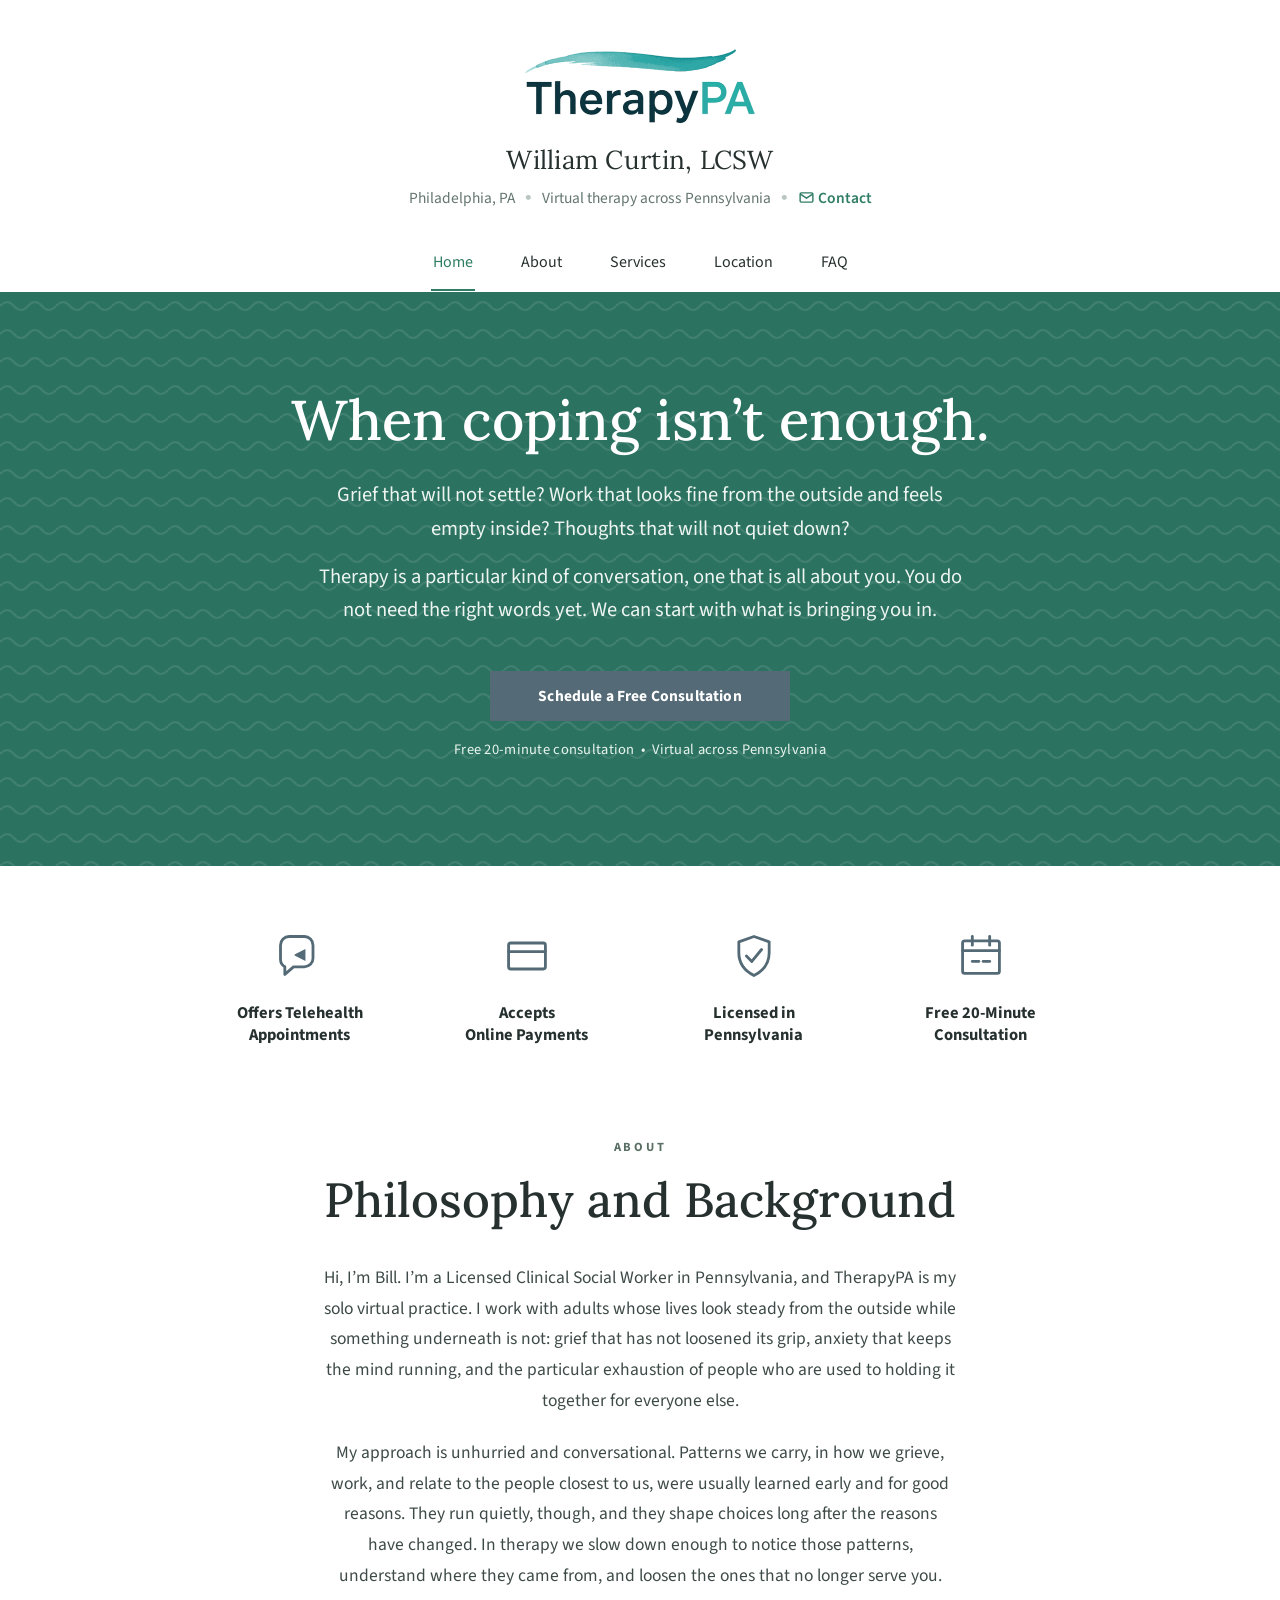
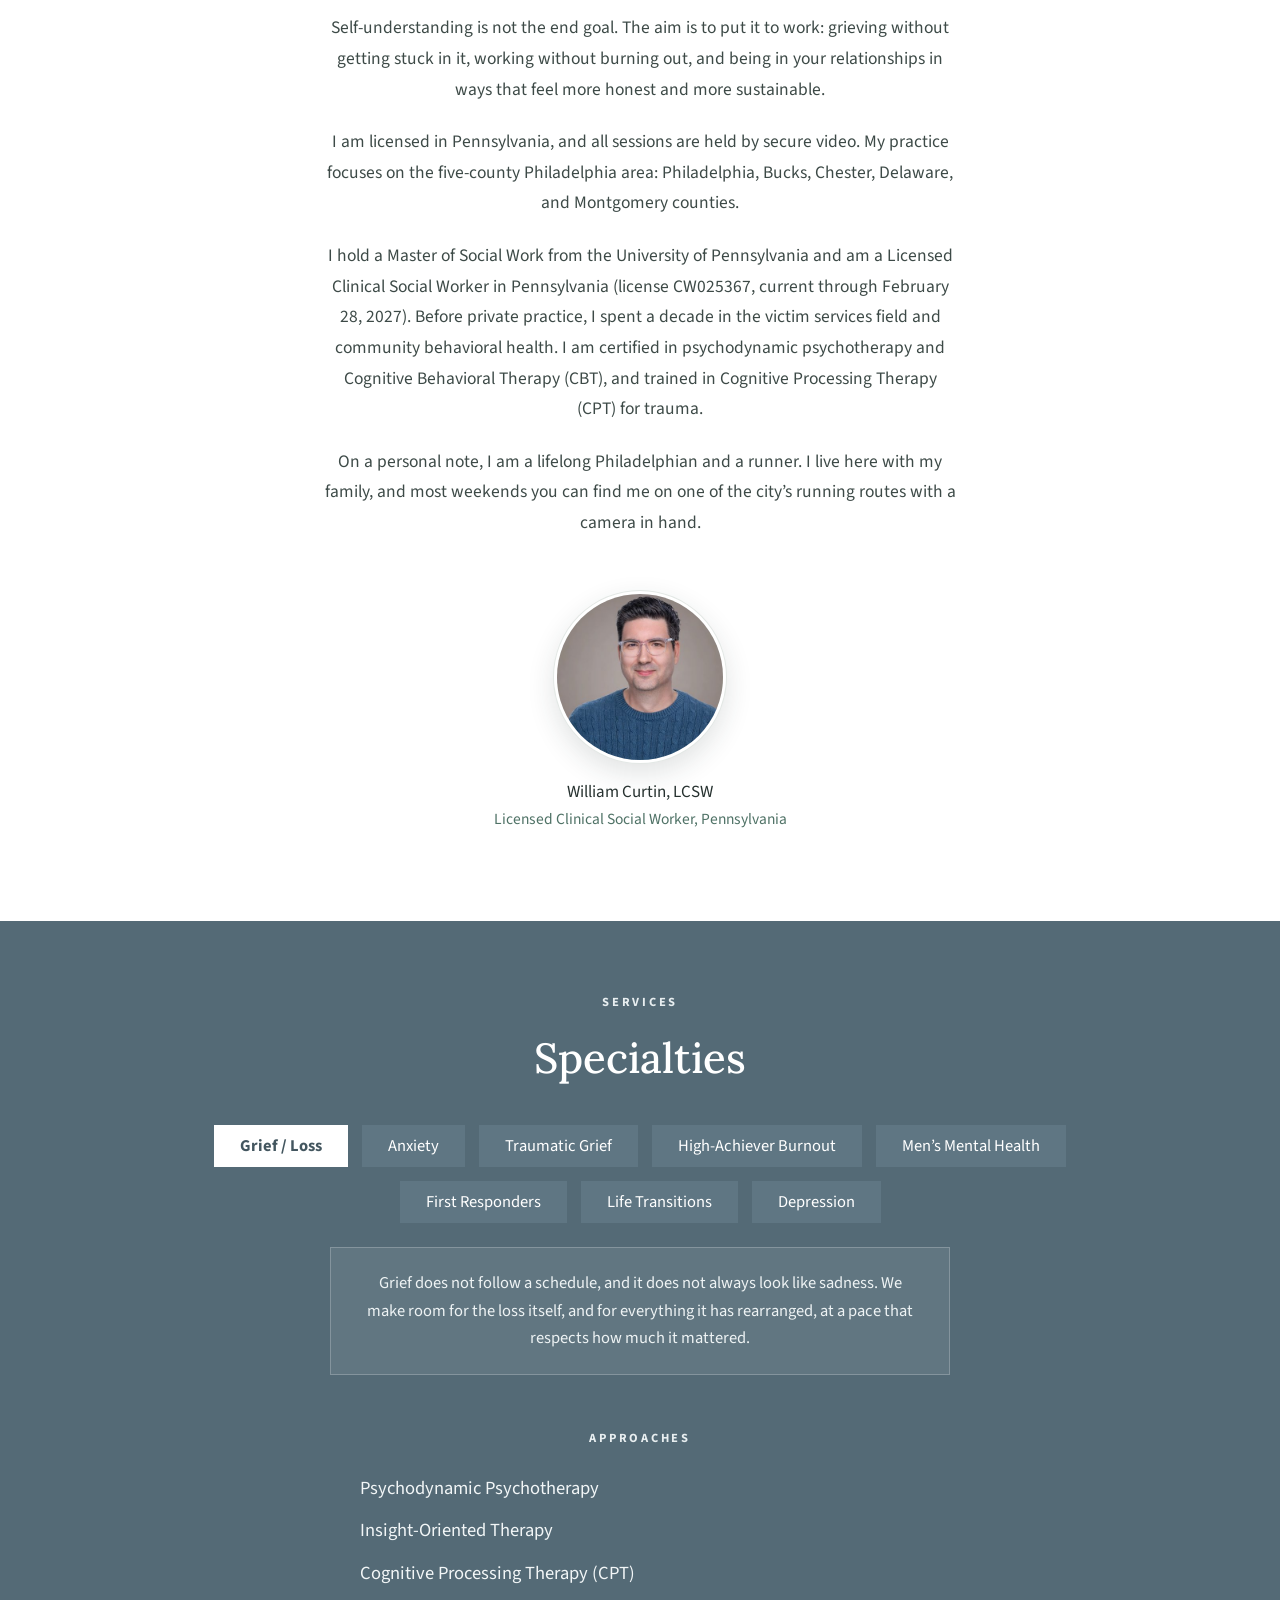
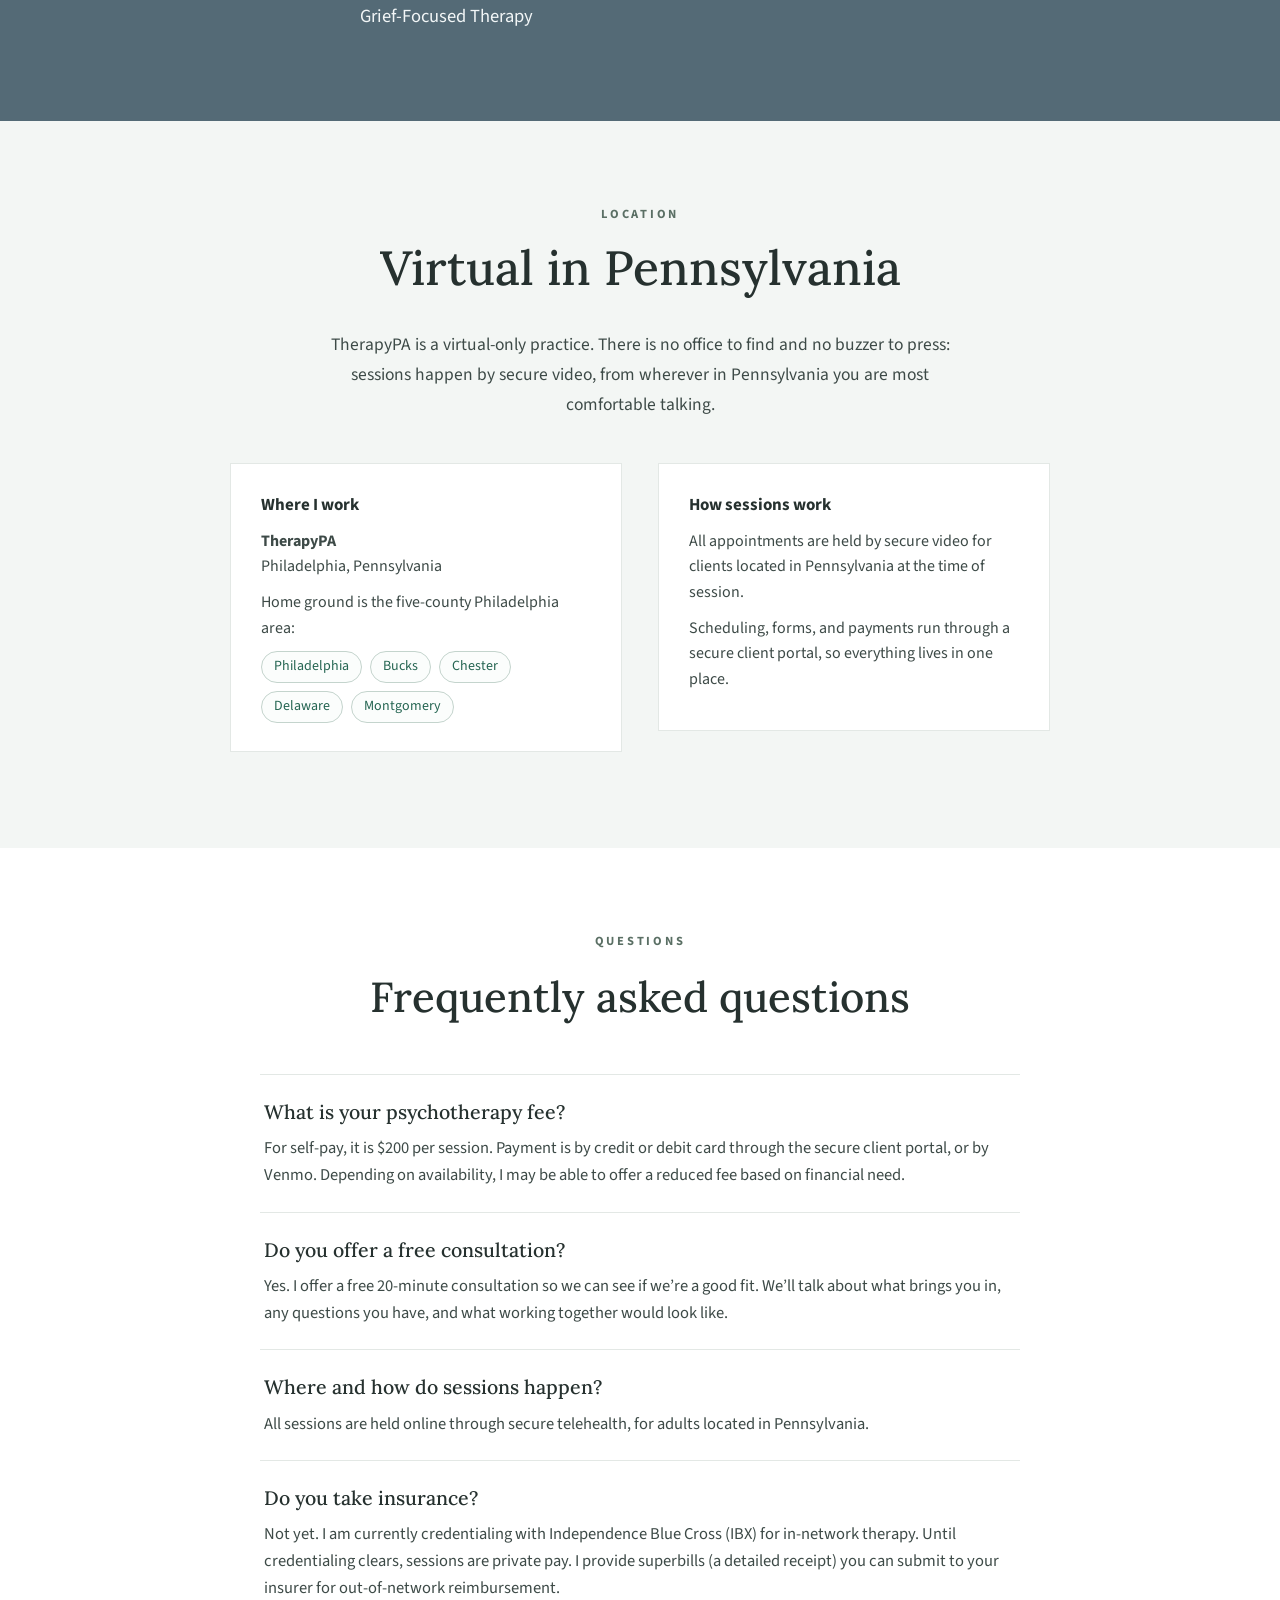
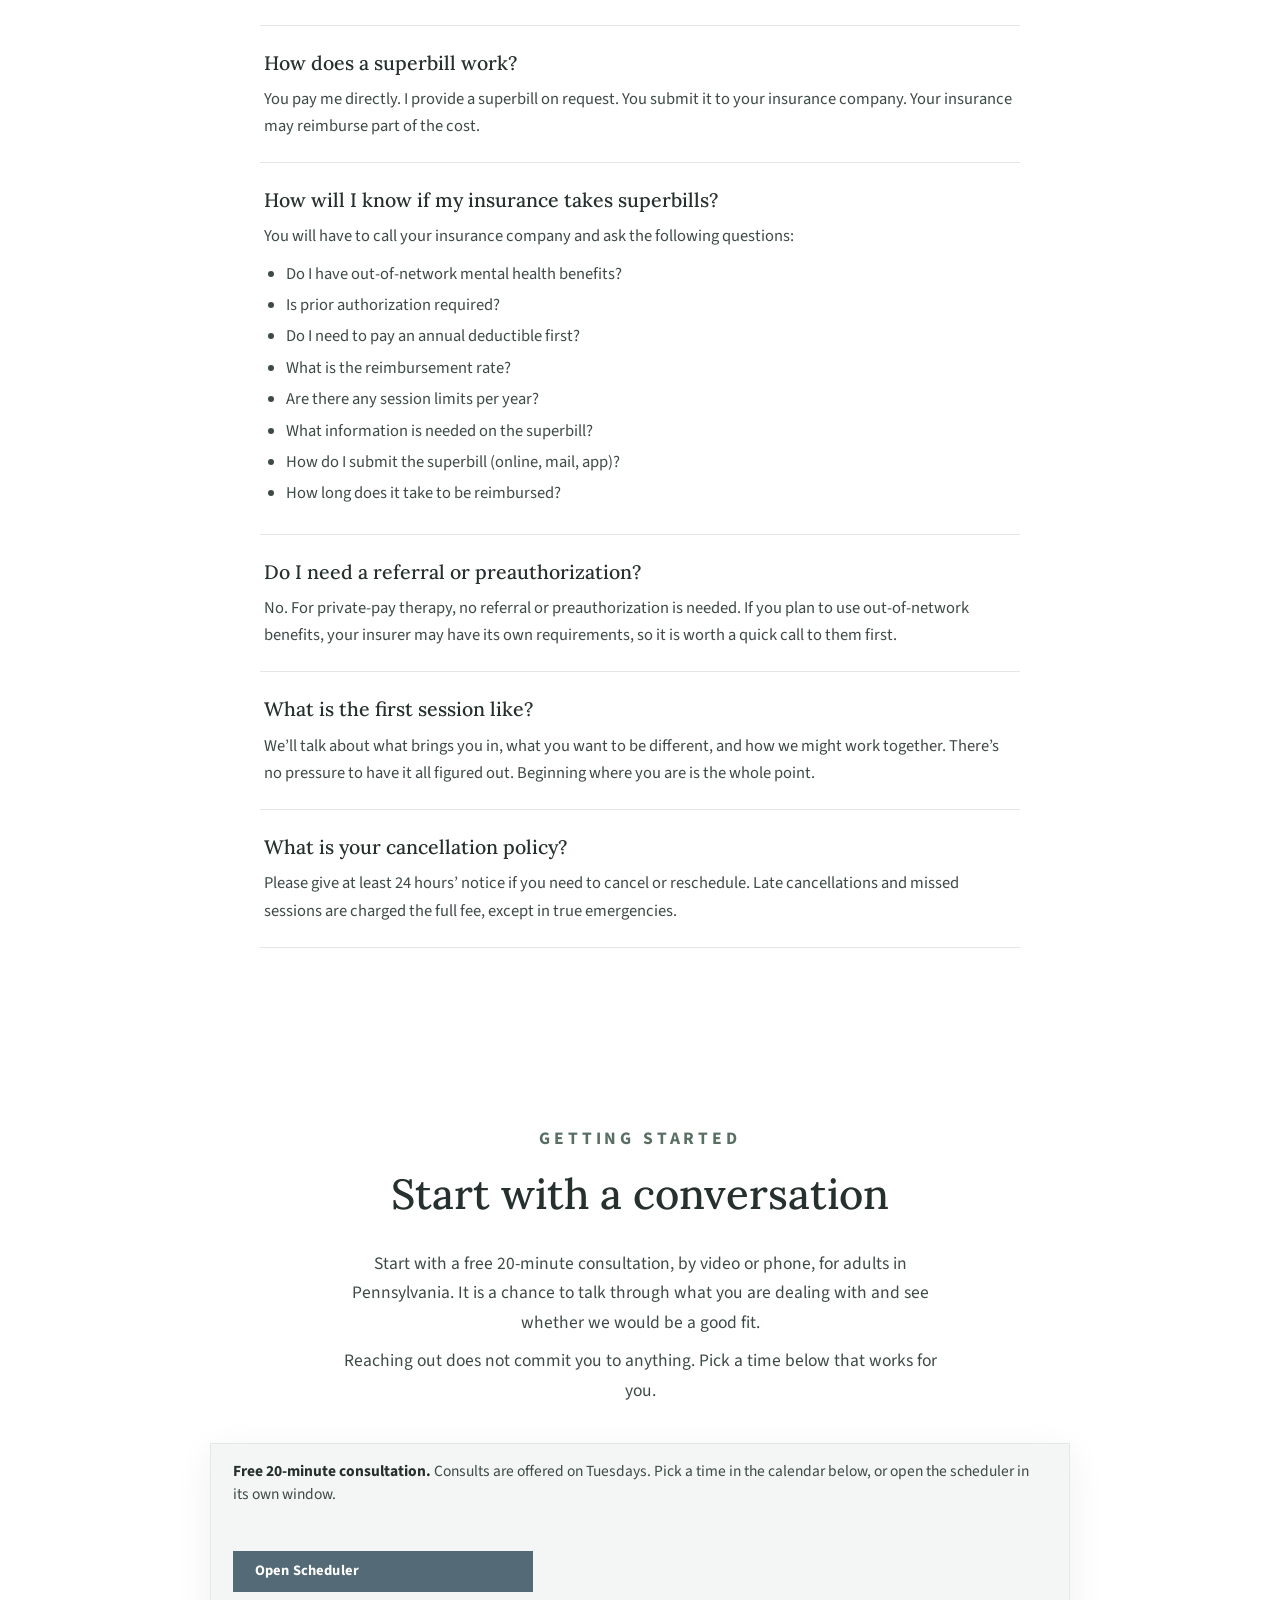
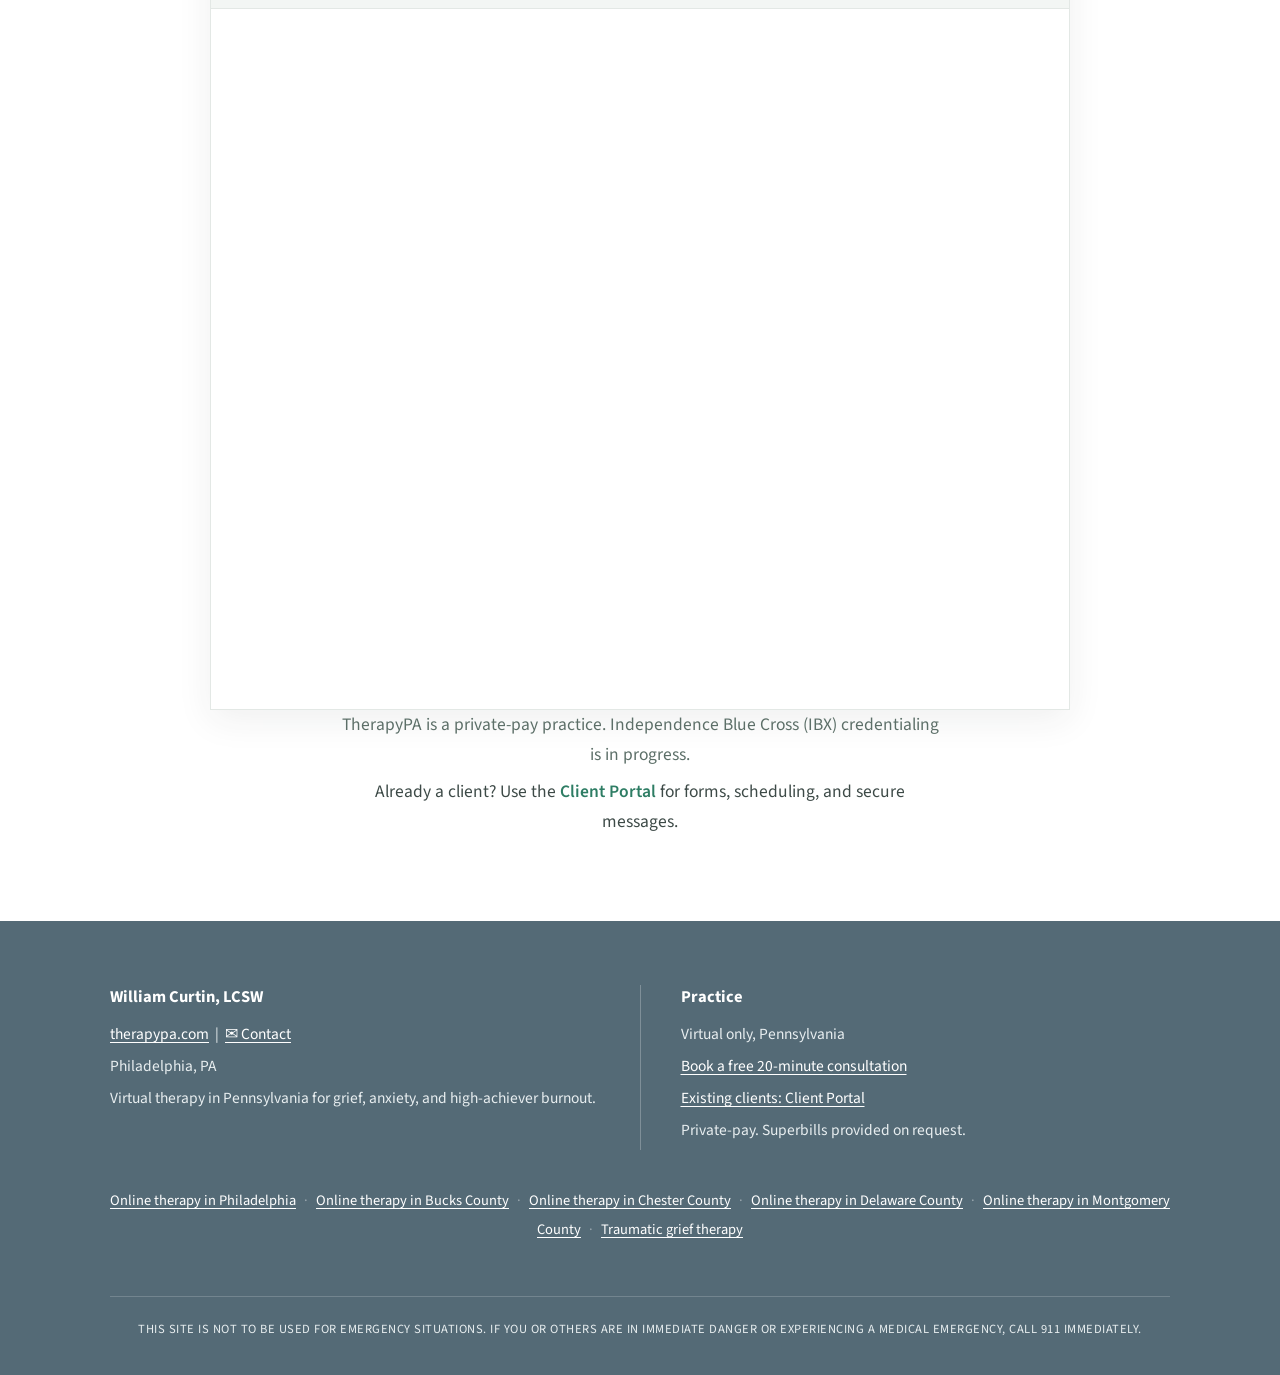
<file: index.html>
<!doctype html>
<!-- auto-deploy: github -> cloudflare pages -->
<html lang="en">
<head>
<meta charset="utf-8" />
<meta name="viewport" content="width=device-width, initial-scale=1, viewport-fit=cover" />
<meta name="color-scheme" content="light" />
<meta name="description" content="Virtual therapy in Pennsylvania for grief, anxiety, and high-achiever burnout with William Curtin, LCSW, TherapyPA in Philadelphia. Free 20-minute consultation. Independence Blue Cross (IBX) credentialing in progress." />
<link rel="canonical" href="https://therapypa.com/" />
<meta property="og:type" content="website">
<meta property="og:title" content="TherapyPA | William Curtin, LCSW · Online therapy in Pennsylvania">
<meta property="og:description" content="Virtual therapy in Pennsylvania for grief, anxiety, and high-achiever burnout with William Curtin, LCSW, TherapyPA in Philadelphia. Free 20-minute consultation. Independence Blue Cross (IBX) credentialing in progress.">
<meta property="og:url" content="https://therapypa.com/">
<meta property="og:image" content="https://therapypa.com/assets/portrait.jpeg">
<meta name="twitter:card" content="summary_large_image">
<meta name="twitter:title" content="TherapyPA | William Curtin, LCSW · Online therapy in Pennsylvania">
<meta name="twitter:description" content="Virtual therapy in Pennsylvania for grief, anxiety, and high-achiever burnout with William Curtin, LCSW, TherapyPA in Philadelphia. Free 20-minute consultation. Independence Blue Cross (IBX) credentialing in progress.">
<meta name="twitter:image" content="https://therapypa.com/assets/portrait.jpeg">
<link rel="icon" href="/favicon.ico" sizes="any" />
<link rel="icon" type="image/png" sizes="32x32" href="/favicon-32.png" />
<link rel="apple-touch-icon" href="/apple-touch-icon.png" />
<title>TherapyPA | William Curtin, LCSW · Online therapy in Pennsylvania</title>
<link rel="preconnect" href="https://fonts.googleapis.com">
<link rel="preconnect" href="https://fonts.gstatic.com" crossorigin>
<link href="https://fonts.googleapis.com/css2?family=Lora:ital,wght@0,400;0,500;0,600;1,400&family=Source+Sans+3:wght@400;600;700&display=swap" rel="stylesheet">
<style>
  :root{
    --green:#2e7d64;
    --green-dark:#256552;
    --green-hero:#2b7260;
    --slate:#546a76;
    --slate-dark:#43565f;
    --slate-deep:#3d4f57;
    --ink:#26312f;
    --body:#3d4a47;
    --muted:#64766f;
    --line:#e3e8e5;
    --paper:#ffffff;
    --wash:#f3f6f4;
    --chip:#5f7683;
    --serif:"Lora", Georgia, "Times New Roman", serif;
    --sans:"Source Sans 3", "Helvetica Neue", Arial, sans-serif;
  }
  *{box-sizing:border-box}
  html{scroll-behavior:smooth}
  body{margin:0;font-family:var(--sans);color:var(--body);background:var(--paper);line-height:1.55;-webkit-font-smoothing:antialiased}
  a{color:var(--green);text-decoration:none}
  a:hover{text-decoration:underline}
  h1,h2,h3{font-family:var(--serif);color:var(--ink);font-weight:500;margin:0}
  .wrap{max-width:1060px;margin:0 auto;padding:0 24px}
  .narrow{max-width:680px;margin:0 auto;padding:0 24px;text-align:center}

  /* Test banner */
  
  
  

  /* Header — Fraser style: centered mark, name, contact line */
  header.site{padding:44px 24px 0;text-align:center;background:var(--paper)}
  .chairs{width:118px;height:auto;display:block;margin:0 auto 10px}
  .brandmark{width:240px;max-width:72vw;height:auto;display:block;margin:0 auto 12px}
  .name{font-family:var(--serif);font-size:26px;color:var(--ink);letter-spacing:.01em}
  .contactline{margin-top:6px;font-size:15.5px;color:var(--muted);display:flex;gap:10px;justify-content:center;align-items:center;flex-wrap:wrap}
  .contactline .dot{color:#b9c6c1;font-size:11px}
  .contactline a{font-weight:600}
  .mail-ic{width:17px;height:17px;vertical-align:-3px;fill:none;stroke:var(--green);stroke-width:2;stroke-linejoin:round;stroke-linecap:round}

  /* Nav */
  nav.main{margin-top:30px;border-bottom:1px solid transparent}
  nav.main ul{list-style:none;margin:0;padding:0;display:flex;justify-content:center;gap:44px}
  nav.main a{display:block;padding:10px 2px 14px;color:var(--ink);font-size:16px;border-bottom:2px solid transparent}
  nav.main a:hover{text-decoration:none;color:var(--green)}
  nav.main a.active{color:var(--green);border-bottom-color:var(--green)}

  /* Compact sticky header (appears on scroll, like Fraser's inner pages) */
  .compact{position:fixed;inset:0 0 auto 0;background:var(--paper);box-shadow:0 1px 0 var(--line),0 6px 18px rgba(38,49,47,.06);z-index:50;transform:translateY(-110%);visibility:hidden;transition:transform .25s ease,visibility 0s linear .25s}
  .compact.show{transform:translateY(0);visibility:visible;transition:transform .25s ease}
  .compact .row{max-width:1180px;margin:0 auto;padding:10px 24px;display:flex;align-items:center;gap:16px}
  .compact .chairs{width:52px;margin:0}
  .compact .cname{font-family:var(--serif);font-size:19px;color:var(--ink);line-height:1.15}
  .compact .csub{font-size:13.5px;color:var(--muted)}
  .compact .csub a{font-weight:600}
  .compact nav{margin-left:auto;display:flex;gap:26px;align-items:center}
  .compact nav a{color:var(--ink);font-size:15px}
  .compact nav a.active{color:var(--green)}
  .btn{display:inline-block;background:var(--slate);color:#fff;font-weight:700;font-size:15.5px;padding:13px 34px;border:0;cursor:pointer;font-family:var(--sans);letter-spacing:.01em}
  .btn:hover{background:var(--slate-dark);text-decoration:none;color:#fff}
  .btn.small{padding:9px 22px;font-size:14.5px}
  @media(max-width:760px){.compact nav a{display:none}.compact nav a.btn{display:inline-block}}

  /* Hero — full-bleed green block */
  .hero{background-color:var(--green-hero);background-image:url("data:image/svg+xml,%3Csvg xmlns='http://www.w3.org/2000/svg' width='56' height='28' viewBox='0 0 56 28'%3E%3Cpath d='M0 14 Q7 6 14 14 T28 14 T42 14 T56 14' fill='none' stroke='%23ffffff' stroke-opacity='0.10' stroke-width='2'/%3E%3C/svg%3E");color:#fff;text-align:center;padding:96px 24px 104px}
  .hero h1{color:#fff;font-size:clamp(36px,5.4vw,56px);line-height:1.15;font-weight:500;max-width:760px;margin:0 auto 26px}
  .hero p{max-width:660px;margin:0 auto;font-size:clamp(17.5px,2.2vw,20.5px);line-height:1.65;color:#eef5f1}
  .hero p + p{margin-top:14px}
  .hero .btn{margin-top:44px;min-width:300px}
  .hero .note{margin-top:18px;font-size:14.5px;color:#e9f5ee;letter-spacing:.02em}

  /* Trust badges */
  .badges{padding:64px 24px 8px}
  .badges .grid{max-width:880px;margin:0 auto;display:grid;grid-template-columns:repeat(4,1fr);gap:28px;text-align:center}
  .badge svg{width:52px;height:52px;stroke:var(--slate);fill:none;stroke-width:2.6;stroke-linecap:round;stroke-linejoin:round;margin-bottom:12px}
  .badge p{margin:0;font-weight:700;color:var(--ink);font-size:16.5px;line-height:1.35}
  @media(max-width:700px){.badges .grid{grid-template-columns:repeat(2,1fr)}}

  /* Sections */
  section{scroll-margin-top:96px}
  .label{text-align:center;text-transform:uppercase;letter-spacing:.22em;font-size:12.5px;font-weight:700;color:#5a6f64;margin:0 0 14px}
  .about{padding:84px 0 90px}
  .about h2,.location h2{font-size:clamp(32px,4.6vw,48px);text-align:center;line-height:1.2;margin-bottom:34px}
  .about .narrow p{font-size:17.5px;line-height:1.75;margin:0 0 22px}
  .portrait{margin:52px auto 0;text-align:center}
  .headshot{width:172px;height:172px;border-radius:50%;margin:0 auto 16px;display:block;object-fit:cover;object-position:50% 18%;border:3px solid #fff;box-shadow:0 0 0 1px var(--line),0 10px 28px rgba(38,49,47,.14);background:var(--wash)}
  .portrait .pname{font-size:17px;color:var(--ink)}
  .portrait .pcred{color:#4f7266;font-size:15.5px;margin-top:2px}

  /* Services — slate block */
  .services{background:var(--slate);color:#e8eef0;padding:72px 24px 84px;text-align:center}
  .tags{display:flex;flex-wrap:wrap;gap:14px;justify-content:center;max-width:880px;margin:0 auto 58px}
  .tag{background:var(--chip);color:#fff;border:0;font-family:var(--sans);font-size:16.5px;padding:9px 26px;cursor:pointer;transition:background .15s ease}
  .tag:hover{background:#6b828d}
  .tag[aria-pressed="true"]{background:#fff;color:var(--slate-dark);font-weight:700}
  .spec-panel{max-width:620px;margin:-34px auto 54px;background:rgba(255,255,255,.08);border:1px solid rgba(255,255,255,.22);padding:22px 28px;font-size:16.5px;line-height:1.65;color:#eef3f4}
  .spec-panel[hidden]{display:none}
  .services .label{color:#e8eef0;text-align:left}
  .approaches{max-width:560px;margin:0 auto;text-align:left}
  .approaches h3{color:#fff;font-family:var(--sans);font-weight:400}
  .approaches ul{list-style:none;margin:18px 0 0;padding:0}
  .approaches li{font-size:18.5px;padding:7px 0;color:#f2f6f7}

  /* Location */
  .location{background:var(--wash);padding:84px 24px 96px;text-align:center}
  .loc-grid{max-width:820px;margin:44px auto 0;display:grid;grid-template-columns:1fr 1fr;gap:36px;text-align:left;align-items:start}
  @media(max-width:700px){.loc-grid{grid-template-columns:1fr}}
  .loc-card{background:#fff;border:1px solid var(--line);padding:28px 30px}
  .loc-card h3{font-family:var(--sans);font-weight:700;font-size:17px;margin-bottom:10px}
  .loc-card p{margin:0 0 10px;font-size:16px;line-height:1.6}
  .counties{display:flex;flex-wrap:wrap;gap:8px;margin-top:6px}
  .counties span,.counties a{border:1px solid #c4d4cd;color:var(--green-dark);font-size:14px;padding:4px 12px;border-radius:999px;background:#fbfdfc}
.counties a:hover{text-decoration:none;border-color:var(--green);color:var(--green)}

  /* Getting started */
  .start{padding:88px 24px 76px;text-align:center}
  .faq{background:var(--paper);padding:84px 24px 88px;text-align:center}
  .faq-list{max-width:760px;margin:44px auto 0;text-align:left}
  .faq-item{border-top:1px solid var(--line);padding:22px 4px}
  .faq-item:last-child{border-bottom:1px solid var(--line)}
  .faq-item h3{font-size:19.5px;margin-bottom:8px}
  .faq-item p{margin:0;font-size:16.5px;line-height:1.65}
  .start p{max-width:600px;margin:0 auto 8px;font-size:17.5px;line-height:1.7}
  .start .btn{margin-top:30px;min-width:300px}
  .calendly-wrap{max-width:860px;margin:38px auto 0;border:1px solid var(--line);background:#fff;box-shadow:0 10px 34px rgba(38,49,47,.07);overflow:hidden}
  .cal-bar{display:flex;align-items:center;justify-content:space-between;gap:16px;flex-wrap:wrap;padding:16px 22px;border-bottom:1px solid var(--line);background:var(--wash);text-align:left}
  .cal-bar-text{font-size:15.5px;color:var(--body);line-height:1.45}
  .cal-bar-text strong{color:var(--ink)}
  .cal-bar .btn{white-space:nowrap}
  .cal-frame{display:block;width:100%;height:700px;border:0;background:#fff}
  @media(max-width:700px){.cal-frame{height:760px}.cal-bar{justify-content:center;text-align:center}}
  .ibx-note{margin:34px auto 0;font-size:13.5px;line-height:1.6;color:#5c6f68;max-width:560px}

  /* Footer */
  footer{background:var(--slate);color:#e8eef0;padding:64px 24px 34px}
  .foot-grid{max-width:1060px;margin:0 auto;display:grid;grid-template-columns:1fr 1px 1fr;gap:40px}
  @media(max-width:700px){.foot-grid{grid-template-columns:1fr}.foot-grid .divider{display:none}}
  .foot-grid .divider{background:rgba(255,255,255,.25)}
  footer h4{margin:0 0 12px;color:#fff;font-size:16.5px;font-family:var(--sans)}
  footer p{margin:0 0 8px;font-size:15.5px}
  footer a{color:#fff;text-decoration:underline;text-underline-offset:3px}
  .emergency{max-width:1060px;margin:52px auto 0;padding-top:22px;border-top:1px solid rgba(255,255,255,.18);text-align:center;font-size:12.5px;letter-spacing:.04em;text-transform:uppercase;color:#e8eef0;line-height:1.7}
  .skip{position:absolute;left:16px;top:-64px;z-index:100;background:var(--ink);color:#fff;padding:10px 18px;font-weight:600}
  .skip:focus{top:12px;text-decoration:none}
  :focus-visible{outline:2px solid var(--green-dark);outline-offset:2px}
  .hero :focus-visible,.services :focus-visible,.compact :focus-visible,footer :focus-visible{outline-color:#fff}
  .services h2{color:#fff;font-size:clamp(30px,4.2vw,42px);text-align:center;margin:0 0 34px}
  .services .shead .label{text-align:center}
  .spec-panel a{color:#fff;text-decoration:underline;text-underline-offset:3px}
  .approaches .label{text-align:center}
  .faq-item ul{margin:10px 0 0;padding-left:22px}
  .faq-item li{font-size:16.5px;line-height:1.6;margin:5px 0}
  .portal-note{margin:26px auto 0;font-size:15px;color:var(--body)}
  .portal-note a{font-weight:600}
  .foot-links{max-width:1060px;margin:36px auto 0;text-align:center;font-size:14.5px;line-height:2}
  .foot-links .sep{color:rgba(255,255,255,.4);margin:0 8px}
  @media(max-width:700px){nav.main ul{gap:16px;flex-wrap:wrap}nav.main a{font-size:15px;padding:8px 2px 10px}}
</style>
<script type="application/ld+json">
{
  "@context": "https://schema.org",
  "@graph": [
    {
      "@type": "WebSite",
      "@id": "https://therapypa.com/#website",
      "url": "https://therapypa.com/",
      "name": "TherapyPA",
      "publisher": {
        "@id": "https://therapypa.com/#bill-curtin"
      }
    },
    {
      "@type": "WebPage",
      "@id": "https://therapypa.com/#webpage",
      "url": "https://therapypa.com/",
      "name": "TherapyPA | William Curtin, LCSW · Online therapy in Pennsylvania",
      "isPartOf": {
        "@id": "https://therapypa.com/#website"
      },
      "about": {
        "@id": "https://therapypa.com/#bill-curtin"
      },
      "description": "Virtual therapy in Pennsylvania for grief, anxiety, and high-achiever burnout with William Curtin, LCSW, TherapyPA in Philadelphia. Free 20-minute consultation. Independence Blue Cross (IBX) credentialing in progress."
    },
    {
      "@type": "Person",
      "@id": "https://therapypa.com/#bill-curtin",
      "name": "William Curtin",
      "honorificSuffix": "LCSW",
      "jobTitle": "Licensed Clinical Social Worker",
      "url": "https://therapypa.com/",
      "image": "https://therapypa.com/assets/portrait.jpeg",
      "alumniOf": {
        "@type": "CollegeOrUniversity",
        "name": "University of Pennsylvania"
      },
      "knowsAbout": [
        "Psychodynamic therapy",
        "Cognitive Behavioral Therapy (CBT)",
        "Cognitive Processing Therapy (CPT)",
        "Traumatic grief",
        "High-achiever burnout",
        "Men's mental health",
        "First responder mental health",
        "PTSD and trauma"
      ],
      "description": "Licensed clinical social worker based in Philadelphia, providing online therapy for adults in Pennsylvania. Independence Blue Cross (IBX) credentialing in progress."
    },
    {
      "@type": "ProfessionalService",
      "@id": "https://therapypa.com/#business",
      "name": "TherapyPA",
      "url": "https://therapypa.com/",
      "areaServed": "Pennsylvania",
      "priceRange": "$200",
      "founder": {
        "@id": "https://therapypa.com/#bill-curtin"
      },
      "sameAs": [
        "https://www.linkedin.com/in/william-curtin-lcsw/",
        "https://www.therapyden.com/therapist/william-curtin"
      ]
    },
    {
      "@type": "FAQPage",
      "@id": "https://therapypa.com/#faq",
      "mainEntity": [
        {
          "@type": "Question",
          "name": "What is your psychotherapy fee?",
          "acceptedAnswer": {
            "@type": "Answer",
            "text": "For self-pay, it is $200 per session. Payment is by credit or debit card through the secure client portal, or by Venmo. Depending on availability, I may be able to offer a reduced fee based on financial need."
          }
        },
        {
          "@type": "Question",
          "name": "Do you offer a free consultation?",
          "acceptedAnswer": {
            "@type": "Answer",
            "text": "Yes. I offer a free 20-minute consultation so we can see if we’re a good fit. We’ll talk about what brings you in, any questions you have, and what working together would look like."
          }
        },
        {
          "@type": "Question",
          "name": "Where and how do sessions happen?",
          "acceptedAnswer": {
            "@type": "Answer",
            "text": "All sessions are held online through secure telehealth, for adults located in Pennsylvania."
          }
        },
        {
          "@type": "Question",
          "name": "Do you take insurance?",
          "acceptedAnswer": {
            "@type": "Answer",
            "text": "Not yet. I am currently credentialing with Independence Blue Cross (IBX) for in-network therapy. Until credentialing clears, sessions are private pay. I provide superbills (a detailed receipt) you can submit to your insurer for out-of-network reimbursement."
          }
        },
        {
          "@type": "Question",
          "name": "How does a superbill work?",
          "acceptedAnswer": {
            "@type": "Answer",
            "text": "You pay me directly. I provide a superbill on request. You submit it to your insurance company. Your insurance may reimburse part of the cost."
          }
        },
        {
          "@type": "Question",
          "name": "How will I know if my insurance takes superbills?",
          "acceptedAnswer": {
            "@type": "Answer",
            "text": "You will have to call your insurance company and ask the following questions: Do I have out-of-network mental health benefits? Is prior authorization required? Do I need to pay an annual deductible first? What is the reimbursement rate? Are there any session limits per year? What information is needed on the superbill? How do I submit the superbill (online, mail, app)? How long does it take to be reimbursed?"
          }
        },
        {
          "@type": "Question",
          "name": "Do I need a referral or preauthorization?",
          "acceptedAnswer": {
            "@type": "Answer",
            "text": "No. For private-pay therapy, no referral or preauthorization is needed. If you plan to use out-of-network benefits, your insurer may have its own requirements, so it is worth a quick call to them first."
          }
        },
        {
          "@type": "Question",
          "name": "What is the first session like?",
          "acceptedAnswer": {
            "@type": "Answer",
            "text": "We’ll talk about what brings you in, what you want to be different, and how we might work together. There’s no pressure to have it all figured out. Beginning where you are is the whole point."
          }
        },
        {
          "@type": "Question",
          "name": "What is your cancellation policy?",
          "acceptedAnswer": {
            "@type": "Answer",
            "text": "Please give at least 24 hours’ notice if you need to cancel or reschedule. Late cancellations and missed sessions are charged the full fee, except in true emergencies."
          }
        }
      ]
    }
  ]
}
</script>
<noscript><style>.spec-desc[hidden]{display:block !important}.spec-panel[hidden]{display:block !important}</style></noscript>
</head>
<body>
<a class="skip" href="#main">Skip to content</a>



<!-- Compact sticky header -->
<div class="compact" id="compact">
  <div class="row">
    
    <div>
      <div class="cname">William Curtin, LCSW</div>
      <div class="csub">Philadelphia, PA &nbsp;•&nbsp; <a href="#start">Contact</a></div>
    </div>
    <nav>
      <a href="#home" data-nav="home">Home</a>
      <a href="#about" data-nav="about">About</a>
      <a href="#services" data-nav="services">Services</a>
      <a href="#location" data-nav="location">Location</a>
      <a href="#faq" data-nav="faq">FAQ</a>
      <a class="btn small" href="#start">Book a Consultation</a>
    </nav>
  </div>
</div>

<!-- Main header -->
<header class="site" id="home">
  <img class="brandmark" src="assets/logo.svg" alt="TherapyPA" width="240" height="84" />
  <div class="name">William Curtin, LCSW</div>
  <div class="contactline">
    <span>Philadelphia, PA</span><span class="dot">●</span>
    <span>Virtual therapy across Pennsylvania</span><span class="dot">●</span>
    <a href="#start"><svg class="mail-ic" viewBox="0 0 24 24" aria-hidden="true"><rect x="3" y="5.5" width="18" height="13" rx="1.5"/><path d="M4 7.5 12 13l8-5.5"/></svg> Contact</a>
  </div>
  <nav class="main" aria-label="Main">
    <ul>
      <li><a href="#home" data-nav="home" class="active">Home</a></li>
      <li><a href="#about" data-nav="about">About</a></li>
      <li><a href="#services" data-nav="services">Services</a></li>
      <li><a href="#location" data-nav="location">Location</a></li>
      <li><a href="#faq" data-nav="faq">FAQ</a></li>
    </ul>
  </nav>
</header>

<main id="main">

<!-- Hero -->
<div class="hero">
  <h1>When coping isn’t enough.</h1>
  <p>Grief that will not settle? Work that looks fine from the outside and feels empty inside? Thoughts that will not quiet down?</p>
  <p>Therapy is a particular kind of conversation, one that is all about you. You do not need the right words yet. We can start with what is bringing you in.</p>
  <a class="btn" href="#start">Schedule a Free Consultation</a>
  <div class="note">Free 20-minute consultation &nbsp;•&nbsp; Virtual across Pennsylvania</div>
</div>

<!-- Trust badges -->
<div class="badges">
  <div class="grid">
    <div class="badge">
      <svg viewBox="0 0 48 48" aria-hidden="true"><path d="M6 14 a8 8 0 0 1 8-8 h14 a8 8 0 0 1 8 8 v12 a8 8 0 0 1-8 8 H18 l-8 7 v-7 a8 8 0 0 1-4-7 z"/><path d="M19 22.5 29 17.5 v11 L19 23.5z" fill="#546a76" stroke="none"/></svg>
      <p>Offers Telehealth<br>Appointments</p>
    </div>
    <div class="badge">
      <svg viewBox="0 0 48 48" aria-hidden="true"><rect x="7" y="12" width="34" height="24" rx="2"/><path d="M7 20 h34"/></svg>
      <p>Accepts<br>Online Payments</p>
    </div>
    <div class="badge">
      <svg viewBox="0 0 48 48" aria-hidden="true"><path d="M24 6 l14 5 v10 c0 10-6 17-14 21 C16 38 10 31 10 21 V11 z"/><path d="M17 24 l5 5 9-11"/></svg>
      <p>Licensed in<br>Pennsylvania</p>
    </div>
    <div class="badge">
      <svg viewBox="0 0 48 48" aria-hidden="true"><rect x="7" y="10" width="34" height="30" rx="2"/><path d="M7 19 h34"/><path d="M16 6 v8"/><path d="M32 6 v8"/><path d="M16 29 h6"/><path d="M26 29 h6"/></svg>
      <p>Free 20-Minute<br>Consultation</p>
    </div>
  </div>
</div>

<!-- About -->
<section class="about" id="about">
  <p class="label">About</p>
  <h2>Philosophy and Background</h2>
  <div class="narrow">
    <p>Hi, I’m Bill. I’m a Licensed Clinical Social Worker in Pennsylvania, and TherapyPA is my solo virtual practice. I work with adults whose lives look steady from the outside while something underneath is not: grief that has not loosened its grip, anxiety that keeps the mind running, and the particular exhaustion of people who are used to holding it together for everyone else.</p>
    <p>My approach is unhurried and conversational. Patterns we carry, in how we grieve, work, and relate to the people closest to us, were usually learned early and for good reasons. They run quietly, though, and they shape choices long after the reasons have changed. In therapy we slow down enough to notice those patterns, understand where they came from, and loosen the ones that no longer serve you.</p>
    <p>Self-understanding is not the end goal. The aim is to put it to work: grieving without getting stuck in it, working without burning out, and being in your relationships in ways that feel more honest and more sustainable.</p>
    <p>I am licensed in Pennsylvania, and all sessions are held by secure video. My practice focuses on the five-county Philadelphia area: Philadelphia, Bucks, Chester, Delaware, and Montgomery counties.</p>
    <p>I hold a Master of Social Work from the University of Pennsylvania and am a Licensed Clinical Social Worker in Pennsylvania (license CW025367, current through February 28, 2027). Before private practice, I spent a decade in the victim services field and community behavioral health. I am certified in psychodynamic psychotherapy and Cognitive Behavioral Therapy (CBT), and trained in Cognitive Processing Therapy (CPT) for trauma.</p>
    <p>On a personal note, I am a lifelong Philadelphian and a runner. I live here with my family, and most weekends you can find me on one of the city’s running routes with a camera in hand.</p>
  </div>
  <div class="portrait">
    <img class="headshot" src="assets/portrait-sm.svg" alt="Headshot of William Curtin, LCSW" width="172" height="172" />
    <div class="pname">William Curtin, LCSW</div>
    <div class="pcred">Licensed Clinical Social Worker, Pennsylvania</div>
  </div>
</section>

<!-- Services -->
<section class="services" id="services">
  <div class="shead"><p class="label">Services</p><h2>Specialties</h2></div>
  <div class="tags" role="group" aria-label="Specialties: select one to read more">
    <button class="tag" data-spec="grief" aria-pressed="true">Grief / Loss</button>
    <button class="tag" data-spec="anxiety" aria-pressed="false">Anxiety</button>
    <button class="tag" data-spec="trauma" aria-pressed="false">Traumatic Grief</button>
    <button class="tag" data-spec="burnout" aria-pressed="false">High-Achiever Burnout</button>
    <button class="tag" data-spec="men" aria-pressed="false">Men’s Mental Health</button>
    <button class="tag" data-spec="responders" aria-pressed="false">First Responders</button>
    <button class="tag" data-spec="transitions" aria-pressed="false">Life Transitions</button>
    <button class="tag" data-spec="depression" aria-pressed="false">Depression</button>
  </div>
  <div class="spec-panel" id="specPanel">
    <div class="spec-desc" data-desc="grief">Grief does not follow a schedule, and it does not always look like sadness. We make room for the loss itself, and for everything it has rearranged, at a pace that respects how much it mattered.</div>
    <div class="spec-desc" data-desc="anxiety" hidden>Anxiety often shows up as a mind that will not quiet down: rehearsing, bracing, replaying. Together we look at what the worry is protecting, and build ways of living that are not organized around it.</div>
    <div class="spec-desc" data-desc="trauma" hidden>When a death is sudden or traumatic, grief and trauma arrive together and can block each other. My work here draws on Cognitive Processing Therapy (CPT) alongside grief-focused care, so both get attention. <a href="/traumatic-grief/">More about traumatic grief therapy</a></div>
    <div class="spec-desc" data-desc="burnout" hidden>For people who perform well and feel empty doing it. We look honestly at what the striving costs, what it has been for, and what a sustainable version of your ambition could look like.</div>
    <div class="spec-desc" data-desc="men" hidden>Many men were taught to handle things alone and quietly. Therapy here is a place to set that rule down, without judgment, and talk about grief, stress, identity, and relationships plainly.</div>
    <div class="spec-desc" data-desc="responders" hidden>First responders carry what they have seen into every part of life. This is a confidential space, separate from work, to process the calls that stay with you and the strain that builds over a career.</div>
    <div class="spec-desc" data-desc="transitions" hidden>Divorce, a career change, kids leaving, retirement on the horizon. Transitions stir up old patterns precisely when life demands new ones. Therapy helps you move through deliberately rather than just getting through.</div>
    <div class="spec-desc" data-desc="depression" hidden>Depression can look like flatness, irritability, or simply going through the motions. We work to understand what is underneath it and to rebuild energy, connection, and a sense of direction.</div>
  </div>
  <div class="approaches">
    <p class="label">Approaches</p>
    <ul>
      <li>Psychodynamic Psychotherapy</li>
      <li>Insight-Oriented Therapy</li>
      <li>Cognitive Processing Therapy (CPT)</li>
      <li>Grief-Focused Therapy</li>
    </ul>
  </div>
</section>

<!-- Location -->
<section class="location" id="location">
  <p class="label">Location</p>
  <h2>Virtual in Pennsylvania</h2>
  <p class="narrow" style="font-size:17.5px;line-height:1.7">TherapyPA is a virtual-only practice. There is no office to find and no buzzer to press: sessions happen by secure video, from wherever in Pennsylvania you are most comfortable talking.</p>
  <div class="loc-grid">
    <div class="loc-card">
      <h3>Where I work</h3>
      <p><strong>TherapyPA</strong><br>Philadelphia, Pennsylvania</p>
      <p>Home ground is the five-county Philadelphia area:</p>
      <div class="counties"><a href="/philadelphia/">Philadelphia</a><a href="/bucks-county/">Bucks</a><a href="/chester-county/">Chester</a><a href="/delaware-county/">Delaware</a><a href="/montgomery-county/">Montgomery</a></div>
    </div>
    <div class="loc-card">
      <h3>How sessions work</h3>
      <p>All appointments are held by secure video for clients located in Pennsylvania at the time of session.</p>
      <p>Scheduling, forms, and payments run through a secure client portal, so everything lives in one place.</p>
    </div>
  </div>
</section>

<!-- FAQ -->
<section class="faq" id="faq">
  <p class="label">Questions</p>
  <h2 style="font-size:clamp(30px,4.2vw,42px)">Frequently asked questions</h2>
  <div class="faq-list">
    <div class="faq-item"><h3>What is your psychotherapy fee?</h3><p>For self-pay, it is $200 per session. Payment is by credit or debit card through the secure client portal, or by Venmo. Depending on availability, I may be able to offer a reduced fee based on financial need.</p></div>
    <div class="faq-item"><h3>Do you offer a free consultation?</h3><p>Yes. I offer a free 20-minute consultation so we can see if we’re a good fit. We’ll talk about what brings you in, any questions you have, and what working together would look like.</p></div>
    <div class="faq-item"><h3>Where and how do sessions happen?</h3><p>All sessions are held online through secure telehealth, for adults located in Pennsylvania.</p></div>
    <div class="faq-item"><h3>Do you take insurance?</h3><p>Not yet. I am currently credentialing with Independence Blue Cross (IBX) for in-network therapy. Until credentialing clears, sessions are private pay. I provide superbills (a detailed receipt) you can submit to your insurer for out-of-network reimbursement.</p></div>
    <div class="faq-item"><h3>How does a superbill work?</h3><p>You pay me directly. I provide a superbill on request. You submit it to your insurance company. Your insurance may reimburse part of the cost.</p></div>
    <div class="faq-item"><h3>How will I know if my insurance takes superbills?</h3><p>You will have to call your insurance company and ask the following questions:</p><ul><li>Do I have out-of-network mental health benefits?</li><li>Is prior authorization required?</li><li>Do I need to pay an annual deductible first?</li><li>What is the reimbursement rate?</li><li>Are there any session limits per year?</li><li>What information is needed on the superbill?</li><li>How do I submit the superbill (online, mail, app)?</li><li>How long does it take to be reimbursed?</li></ul></div>
    <div class="faq-item"><h3>Do I need a referral or preauthorization?</h3><p>No. For private-pay therapy, no referral or preauthorization is needed. If you plan to use out-of-network benefits, your insurer may have its own requirements, so it is worth a quick call to them first.</p></div>
    <div class="faq-item"><h3>What is the first session like?</h3><p>We’ll talk about what brings you in, what you want to be different, and how we might work together. There’s no pressure to have it all figured out. Beginning where you are is the whole point.</p></div>
    <div class="faq-item"><h3>What is your cancellation policy?</h3><p>Please give at least 24 hours’ notice if you need to cancel or reschedule. Late cancellations and missed sessions are charged the full fee, except in true emergencies.</p></div>
  </div>
</section>

<!-- Getting started -->
<section class="start" id="start">
  <p class="label">Getting Started</p>
  <h2 style="font-size:clamp(30px,4.2vw,42px);margin-bottom:22px">Start with a conversation</h2>
  <p>Start with a free 20-minute consultation, by video or phone, for adults in Pennsylvania. It is a chance to talk through what you are dealing with and see whether we would be a good fit.</p>
  <p>Reaching out does not commit you to anything. Pick a time below that works for you.</p>

  <div class="calendly-wrap">
    <div class="cal-bar">
      <span class="cal-bar-text"><strong>Free 20-minute consultation.</strong> Consults are offered on Tuesdays. Pick a time in the calendar below, or open the scheduler in its own window.</span>
      <a class="btn small" href="https://calendly.com/bill-therapypa/20min" target="_blank" rel="noopener">Open Scheduler</a>
    </div>
    <!-- Calendly direct iframe embed: Free 20min Consultation — calendly.com/bill-therapypa/20min.
         Direct iframe (not the widget.js script embed): the script-built frame is blocked in
         some browsers/preview frames ("This content is blocked"). The script below points
         embed_domain at the host actually serving this page, as Calendly's embed requires. -->
    <iframe class="cal-frame" id="calFrame" loading="lazy" src="https://calendly.com/bill-therapypa/20min?embed_domain=therapypa.com&amp;embed_type=Inline&amp;hide_gdpr_banner=1&amp;primary_color=2e7d64" title="Schedule a free 20-minute consultation with William Curtin, LCSW"></iframe>
  </div>

  <p class="ibx-note">TherapyPA is a private-pay practice. Independence Blue Cross (IBX) credentialing is in progress.</p>
  <p class="portal-note">Already a client? Use the <a href="https://therapypa.sessionshealth.com" target="_blank" rel="noopener">Client Portal</a> for forms, scheduling, and secure messages.</p>
</section>
</main>

<footer>
  <div class="foot-grid">
    <div>
      <h4>William Curtin, LCSW</h4>
      <p><a href="https://therapypa.com">therapypa.com</a> &nbsp;|&nbsp; <a href="#start">✉ Contact</a></p>
      <p>Philadelphia, PA</p>
      <p>Virtual therapy in Pennsylvania for grief, anxiety, and high-achiever burnout.</p>
    </div>
    <div class="divider" aria-hidden="true"></div>
    <div>
      <h4>Practice</h4>
      <p>Virtual only, Pennsylvania</p>
      <p><a href="#start">Book a free 20-minute consultation</a></p>
      <p><a href="https://therapypa.sessionshealth.com" target="_blank" rel="noopener">Existing clients: Client Portal</a></p>
      <p>Private-pay. Superbills provided on request.</p>
    </div>
  </div>
  <div class="foot-links"><a href="/philadelphia/">Online therapy in Philadelphia</a><span class="sep">·</span><a href="/bucks-county/">Online therapy in Bucks County</a><span class="sep">·</span><a href="/chester-county/">Online therapy in Chester County</a><span class="sep">·</span><a href="/delaware-county/">Online therapy in Delaware County</a><span class="sep">·</span><a href="/montgomery-county/">Online therapy in Montgomery County</a><span class="sep">·</span><a href="/traumatic-grief/">Traumatic grief therapy</a></div>
  <p class="emergency">This site is not to be used for emergency situations. If you or others are in immediate danger or experiencing a medical emergency, call 911 immediately.</p>
</footer>

<script>
(function(){
  // Calendly frame: embed_domain is set to therapypa.com in the iframe src, and the frame lazy-loads.

  var compact = document.getElementById('compact');
  function onScroll(){ compact.classList.toggle('show', window.scrollY > 430); }
  window.addEventListener('scroll', onScroll, {passive:true}); onScroll();

  var panel = document.getElementById('specPanel');
  var tags = Array.prototype.slice.call(document.querySelectorAll('.tag'));
  var descs = {};
  Array.prototype.forEach.call(panel.querySelectorAll('.spec-desc'), function(d){ descs[d.getAttribute('data-desc')] = d; });
  tags.forEach(function(tag){
    tag.addEventListener('click', function(){
      var key = tag.getAttribute('data-spec');
      var wasActive = tag.getAttribute('aria-pressed') === 'true';
      tags.forEach(function(t){ t.setAttribute('aria-pressed','false'); });
      if (wasActive){ for (var k in descs){ descs[k].hidden = true; } panel.hidden = true; return; }
      tag.setAttribute('aria-pressed','true');
      for (var k2 in descs){ descs[k2].hidden = (k2 !== key); }
      panel.hidden = false;
    });
  });

  var map = {home:document.getElementById('home'), about:document.getElementById('about'), services:document.getElementById('services'), location:document.getElementById('location'), faq:document.getElementById('faq'), start:document.getElementById('start')};
  var links = Array.prototype.slice.call(document.querySelectorAll('[data-nav]'));
  function setActive(key){ links.forEach(function(l){ l.classList.toggle('active', l.getAttribute('data-nav') === key); }); }
  if ('IntersectionObserver' in window){
    var obs = new IntersectionObserver(function(entries){
      entries.forEach(function(e){ if (e.isIntersecting){ for (var k in map){ if (map[k] === e.target) setActive(k); } } });
    }, {rootMargin:'-40% 0px -55% 0px'});
    for (var k in map) obs.observe(map[k]);
  }
})();
</script>
</body>
</html>
</file>
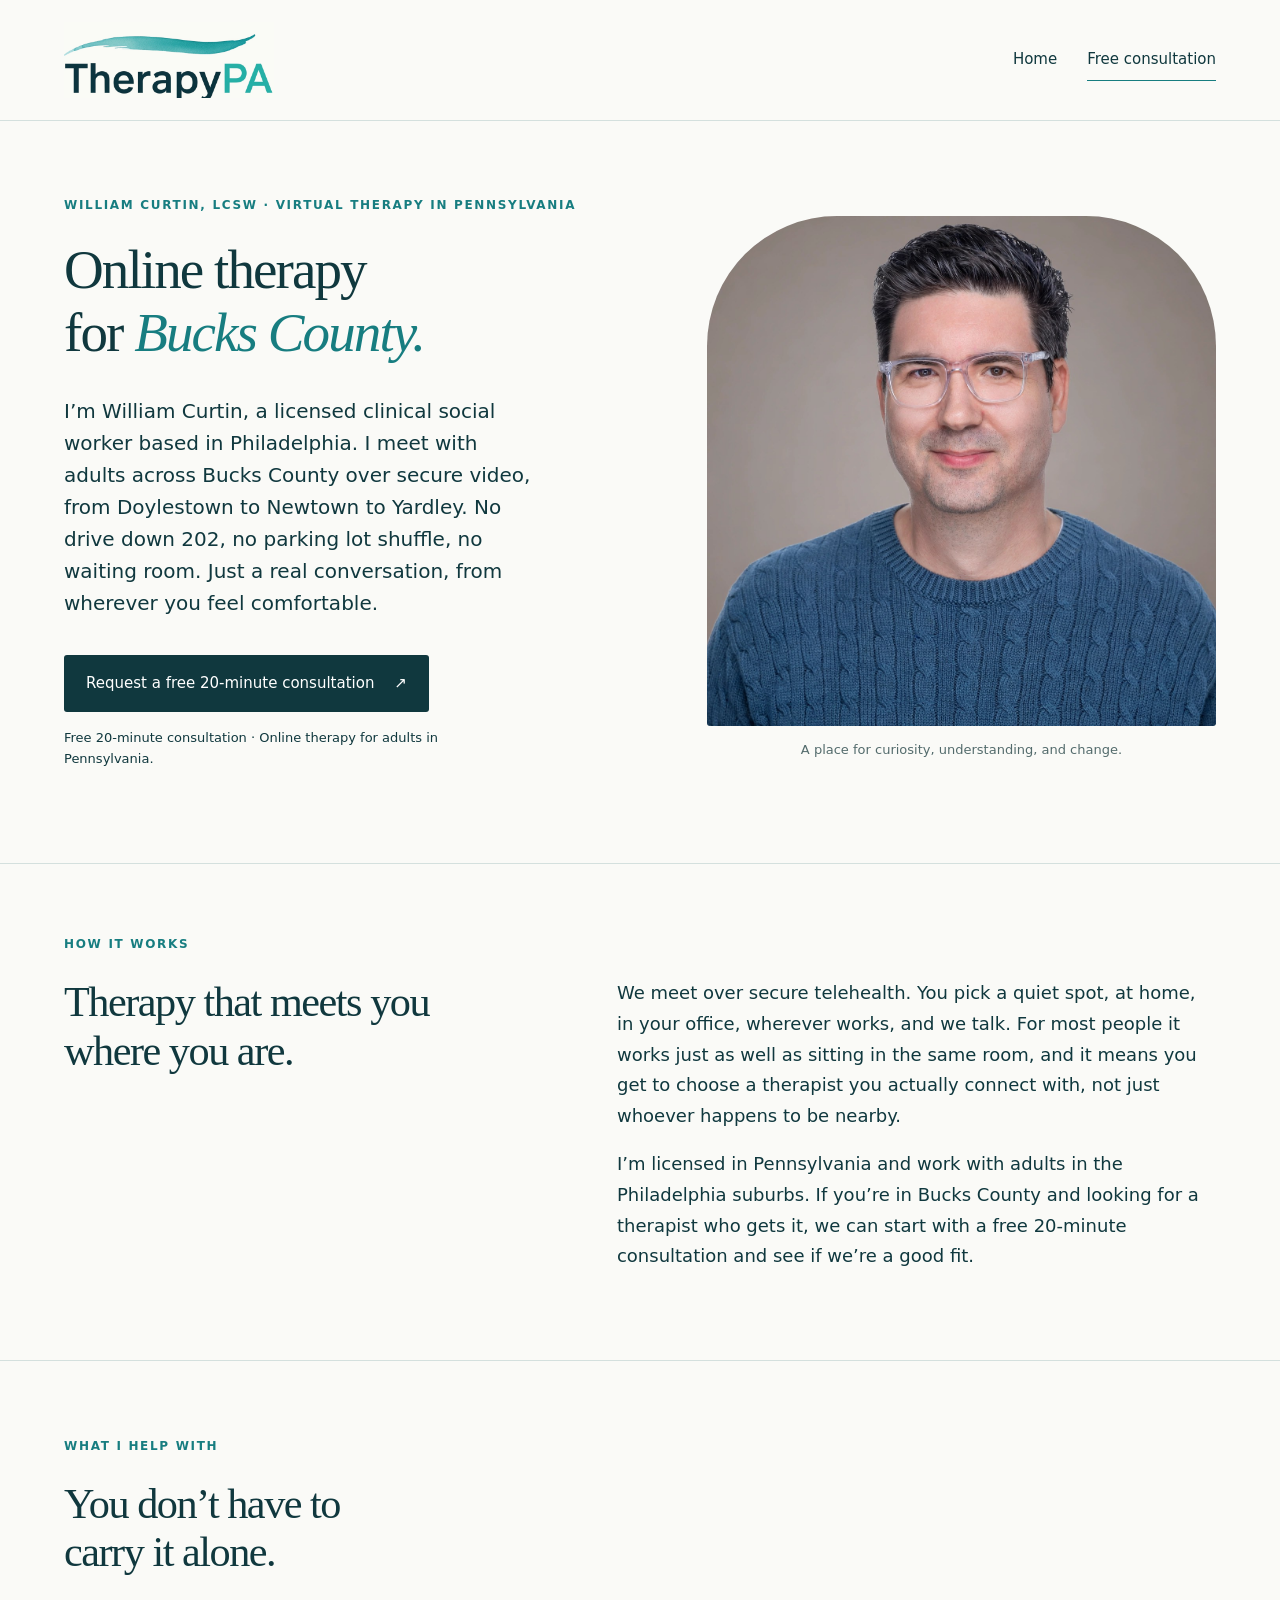
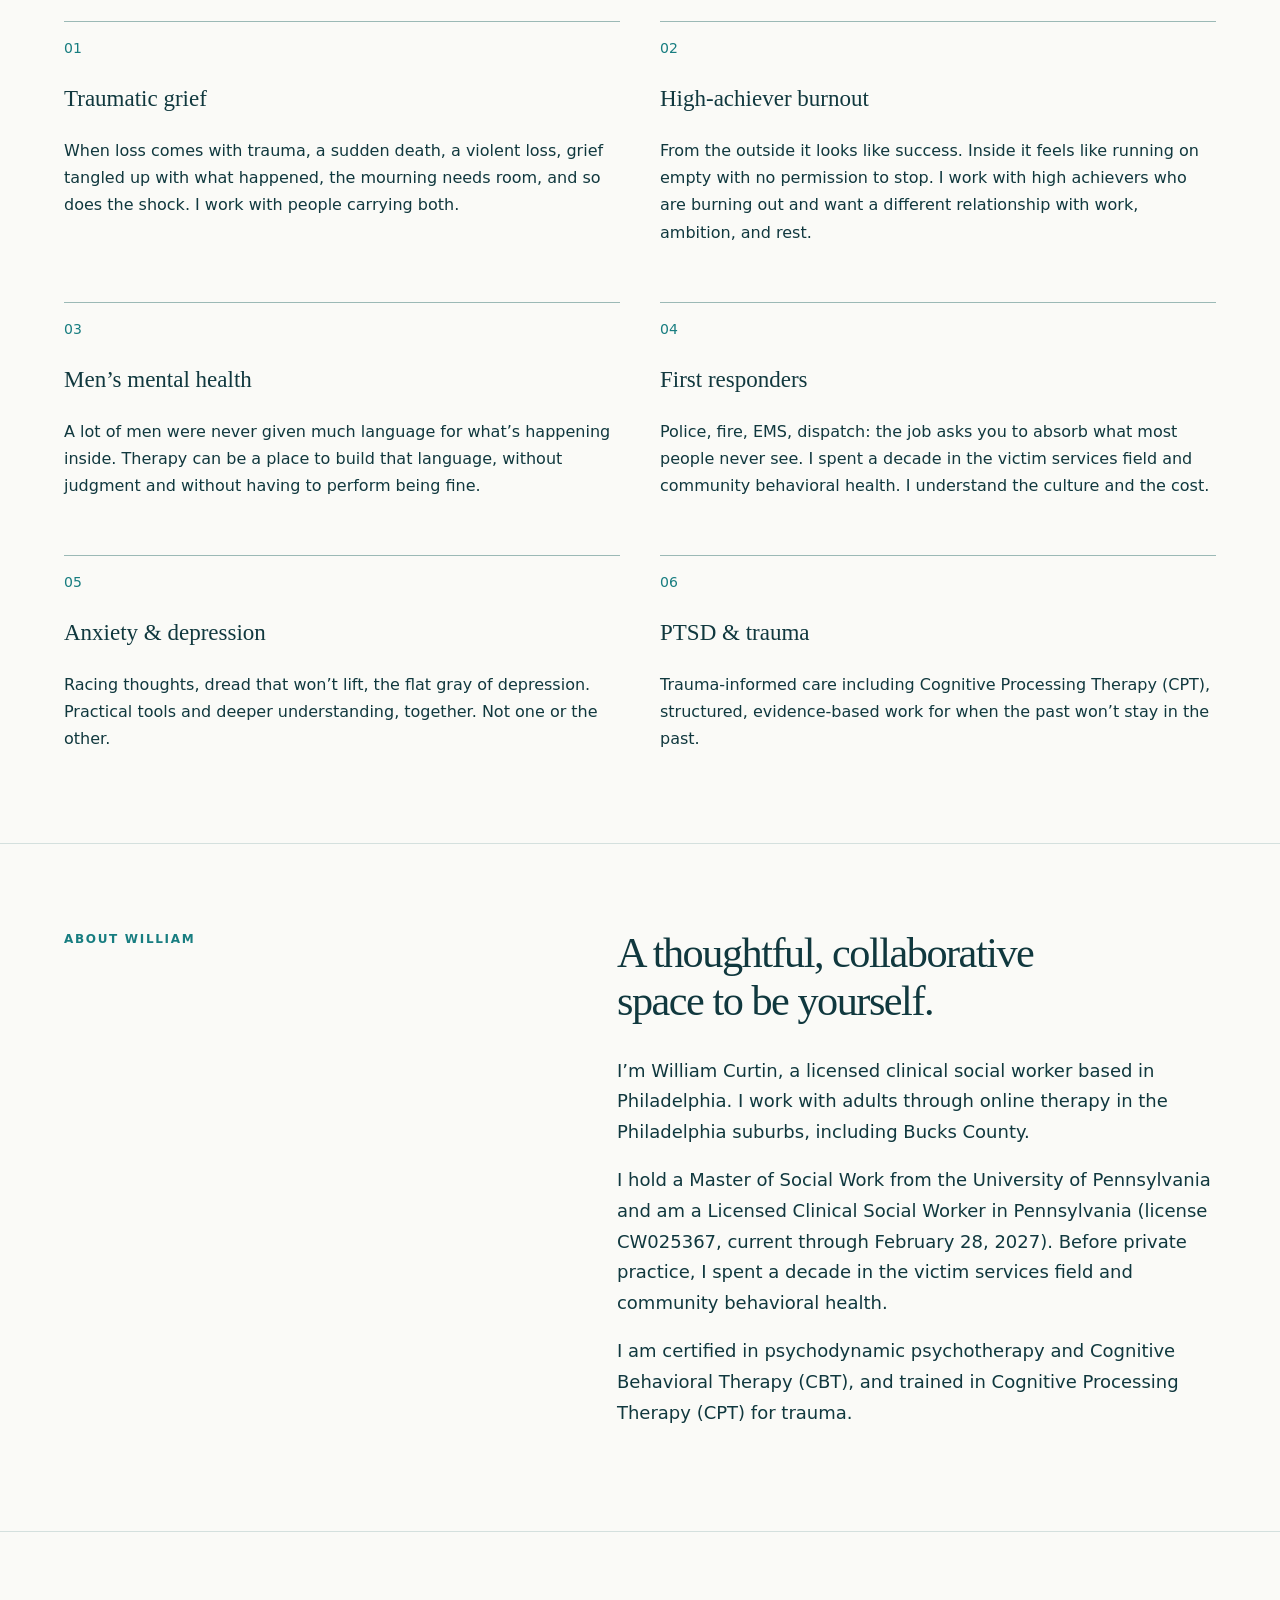
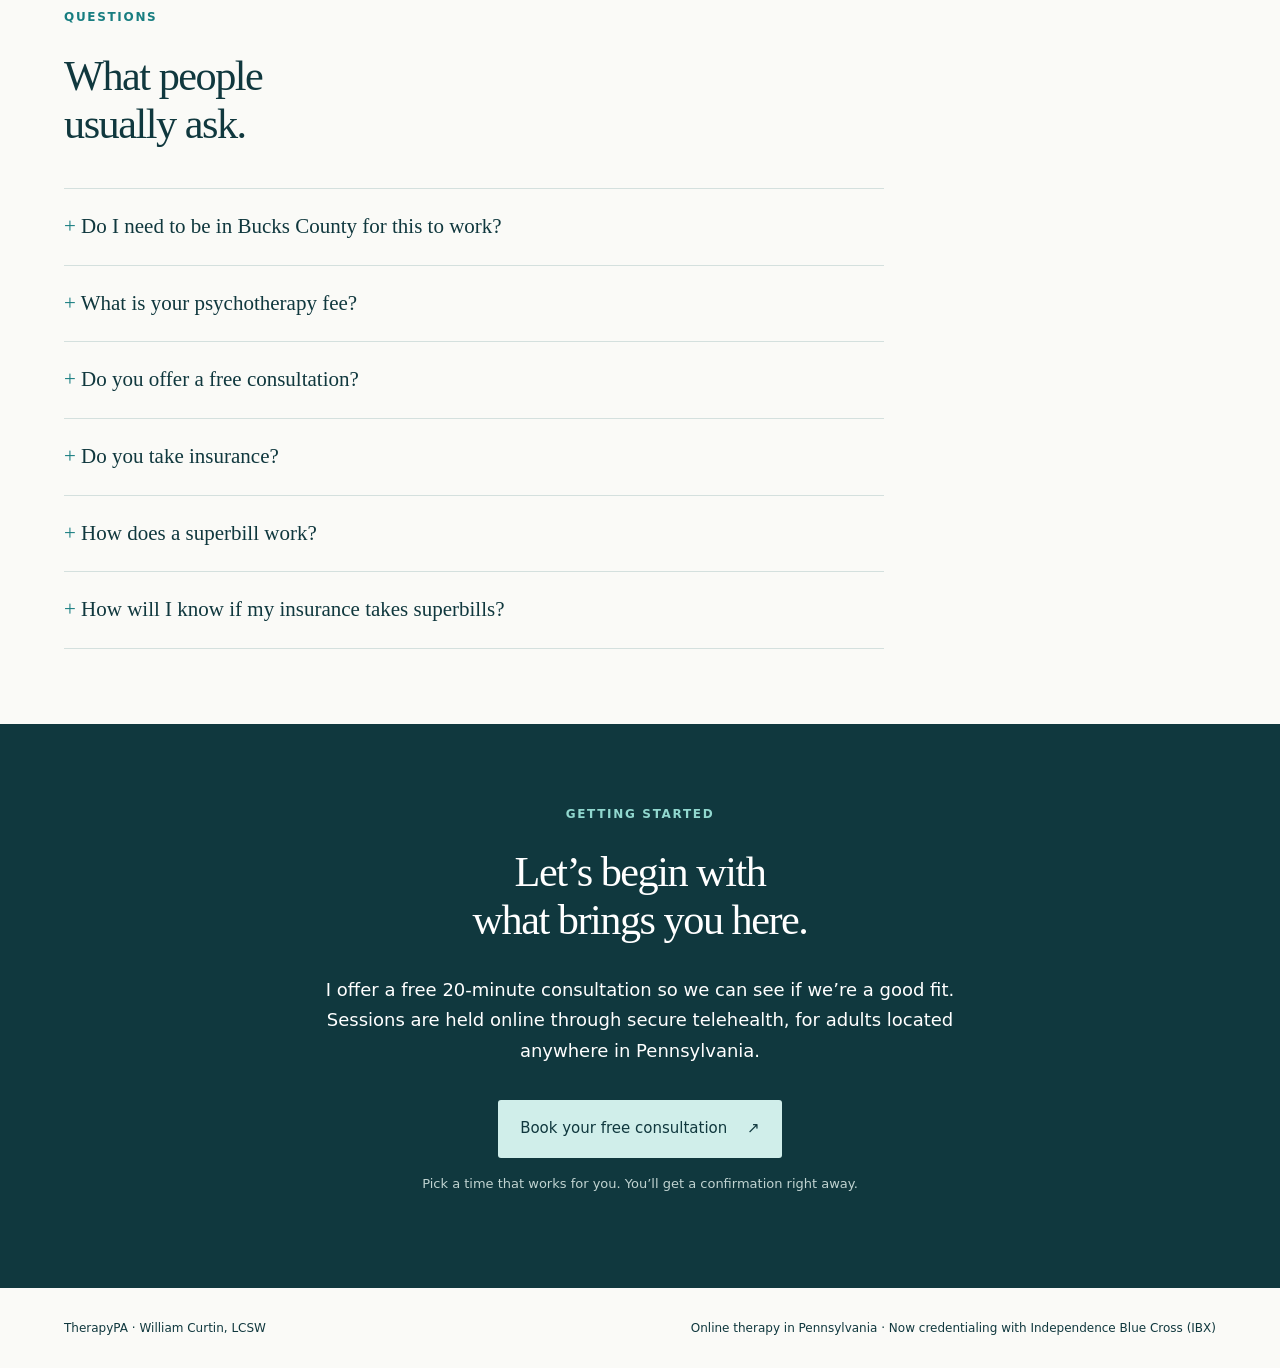
<file: bucks-county/index.html>
<!doctype html>
<html lang="en"><head><meta charset="utf-8"><meta name="viewport" content="width=device-width,initial-scale=1"><link rel="canonical" href="https://therapypa.com/bucks-county/"><title>Online Therapy in Bucks County, PA | TherapyPA · William Curtin, LCSW</title><meta name="description" content="Online therapy for adults in Bucks County, PA with William Curtin, LCSW. Secure telehealth, free 20-minute consultation. Now credentialing with IBX.">
<meta property="og:type" content="website">
<meta property="og:title" content="Online Therapy in Bucks County, PA | TherapyPA · William Curtin, LCSW">
<meta property="og:description" content="Online therapy for adults in Bucks County, PA with William Curtin, LCSW. Secure telehealth, free 20-minute consultation. Now credentialing with IBX.">
<meta property="og:url" content="https://therapypa.com/bucks-county/">
<meta property="og:image" content="https://therapypa.com/assets/portrait.jpeg">
<meta name="twitter:card" content="summary_large_image">
<meta name="twitter:title" content="Online Therapy in Bucks County, PA | TherapyPA · William Curtin, LCSW">
<meta name="twitter:description" content="Online therapy for adults in Bucks County, PA with William Curtin, LCSW. Secure telehealth, free 20-minute consultation. Now credentialing with IBX.">
<meta name="twitter:image" content="https://therapypa.com/assets/portrait.jpeg"><link rel="stylesheet" href="/style.css"><script type="application/ld+json">
{
  "@context": "https://schema.org",
  "@graph": [
    {
      "@type": "WebPage",
      "@id": "https://therapypa.com/bucks-county/#webpage",
      "url": "https://therapypa.com/bucks-county/",
      "name": "Online Therapy in Bucks County, PA | TherapyPA · William Curtin, LCSW",
      "isPartOf": { "@id": "https://therapypa.com/#website" },
      "description": "Online therapy for adults in Bucks County with William Curtin, LCSW. Secure telehealth, free 20-minute consultation. Now credentialing with IBX."
    },
    {
      "@type": "ProfessionalService",
      "@id": "https://therapypa.com/bucks-county/#business",
      "name": "TherapyPA",
      "url": "https://therapypa.com/bucks-county/",
      "areaServed": ["Bucks County, PA", "Pennsylvania"],
      "priceRange": "$200",
      "founder": { "@id": "https://therapypa.com/#bill-curtin" }
    }
  ]
}
</script></head><body><a class="skip" href="#main">Skip to content</a><header><a href="/" class="brand" aria-label="TherapyPA home"><span class="logo"><img src="/assets/logo.jpeg" alt="TherapyPA logo"></span></a><nav aria-label="Main navigation"><a href="/">Home</a><a class="nav-cta" href="https://calendly.com/bill-therapypa/20min" target="_blank" rel="noopener">Free consultation</a></nav></header><main id="main"><section class="hero"><div class="intro"><p class="eyebrow">William Curtin, LCSW · Virtual therapy in Pennsylvania</p><h1>Online therapy<br>for <em>Bucks County.</em></h1><p class="lead">I&rsquo;m William Curtin, a licensed clinical social worker based in Philadelphia. I meet with adults across Bucks County over secure video, from Doylestown to Newtown to Yardley. No drive down 202, no parking lot shuffle, no waiting room. Just a real conversation, from wherever you feel comfortable.</p><a class="button" href="https://calendly.com/bill-therapypa/20min" target="_blank" rel="noopener">Request a free 20-minute consultation <span aria-hidden="true">&nearr;</span></a><p class="small">Free 20-minute consultation · Online therapy for adults in Pennsylvania.</p></div><figure><img src="/assets/portrait.jpeg" alt="William Curtin, licensed clinical social worker"><figcaption>A place for curiosity, understanding, and change.</figcaption></figure></section><section class="opening"><p class="eyebrow">How it works</p><h2>Therapy that meets you<br>where you are.</h2><div><p>We meet over secure telehealth. You pick a quiet spot, at home, in your office, wherever works, and we talk. For most people it works just as well as sitting in the same room, and it means you get to choose a therapist you actually connect with, not just whoever happens to be nearby.</p><p>I&rsquo;m licensed in Pennsylvania and work with adults in the Philadelphia suburbs. If you&rsquo;re in Bucks County and looking for a therapist who gets it, we can start with a free 20-minute consultation and see if we&rsquo;re a good fit.</p></div></section><section class="specialties"><p class="eyebrow">What I help with</p><h2>You don&rsquo;t have to<br>carry it alone.</h2><div class="columns"><article><span class="number">01</span><h3>Traumatic grief</h3><p>When loss comes with trauma, a sudden death, a violent loss, grief tangled up with what happened, the mourning needs room, and so does the shock. I work with people carrying both.</p></article><article><span class="number">02</span><h3>High-achiever burnout</h3><p>From the outside it looks like success. Inside it feels like running on empty with no permission to stop. I work with high achievers who are burning out and want a different relationship with work, ambition, and rest.</p></article><article><span class="number">03</span><h3>Men&rsquo;s mental health</h3><p>A lot of men were never given much language for what&rsquo;s happening inside. Therapy can be a place to build that language, without judgment and without having to perform being fine.</p></article><article><span class="number">04</span><h3>First responders</h3><p>Police, fire, EMS, dispatch: the job asks you to absorb what most people never see. I spent a decade in the victim services field and community behavioral health. I understand the culture and the cost.</p></article><article><span class="number">05</span><h3>Anxiety &amp; depression</h3><p>Racing thoughts, dread that won&rsquo;t lift, the flat gray of depression. Practical tools and deeper understanding, together. Not one or the other.</p></article><article><span class="number">06</span><h3>PTSD &amp; trauma</h3><p>Trauma-informed care including Cognitive Processing Therapy (CPT), structured, evidence-based work for when the past won&rsquo;t stay in the past.</p></article></div></section><section class="about"><p class="eyebrow">About William</p><div><h2>A thoughtful, collaborative<br>space to be yourself.</h2><p>I&rsquo;m William Curtin, a licensed clinical social worker based in Philadelphia. I work with adults through online therapy in the Philadelphia suburbs, including Bucks County.</p><p>I hold a Master of Social Work from the University of Pennsylvania and am a Licensed Clinical Social Worker in Pennsylvania (license CW025367, current through February 28, 2027). Before private practice, I spent a decade in the victim services field and community behavioral health.</p><p>I am certified in psychodynamic psychotherapy and Cognitive Behavioral Therapy (CBT), and trained in Cognitive Processing Therapy (CPT) for trauma.</p></div></section><section class="faq"><p class="eyebrow">Questions</p><h2>What people<br>usually ask.</h2><div class="qa"><details><summary>Do I need to be in Bucks County for this to work?</summary><p>No. All sessions are online through secure telehealth, so anywhere in the Philly suburbs works. You just need a private spot and an internet connection.</p></details><details><summary>What is your psychotherapy fee?</summary><p>For self-pay, it is $200 per session. Payment is by credit or debit card through the secure client portal, or by Venmo. Depending on availability, I may be able to offer a reduced fee based on financial need.</p></details><details><summary>Do you offer a free consultation?</summary><p>Yes. A free 20-minute consultation so we can see if we&rsquo;re a good fit. We&rsquo;ll talk about what brings you in, any questions you have, and what working together would look like.</p></details><details><summary>Do you take insurance?</summary><p>Not yet. I am currently credentialing with Independence Blue Cross (IBX) for in-network therapy. Until credentialing clears, sessions are private pay. I provide superbills (a detailed receipt) you can submit to your insurer for out-of-network reimbursement.</p></details><details><summary>How does a superbill work?</summary><p>You pay me directly. I provide a superbill on request. You submit it to your insurance company. Your insurance may reimburse part of the cost.</p></details><details><summary>How will I know if my insurance takes superbills?</summary><p>You will have to call your insurance company and ask the following questions:</p><ul><li>Do I have out-of-network mental health benefits?</li><li>Is prior authorization required?</li><li>Do I need to pay an annual deductible first?</li><li>What is the reimbursement rate?</li><li>Are there any session limits per year?</li><li>What information is needed on the superbill?</li><li>How do I submit the superbill (online, mail, app)?</li><li>How long does it take to be reimbursed?</li></ul></details></div></section><section class="start"><p class="eyebrow">Getting started</p><h2>Let&rsquo;s begin with<br>what brings you here.</h2><p>I offer a free 20-minute consultation so we can see if we&rsquo;re a good fit. Sessions are held online through secure telehealth, for adults located anywhere in Pennsylvania.</p><a class="button light" href="https://calendly.com/bill-therapypa/20min" target="_blank" rel="noopener">Book your free consultation <span aria-hidden="true">&nearr;</span></a><p class="small">Pick a time that works for you. You&rsquo;ll get a confirmation right away.</p></section></main><footer><span>TherapyPA · William Curtin, LCSW</span><span>Online therapy in Pennsylvania · Now credentialing with Independence Blue Cross (IBX)</span></footer></body></html>
</file>
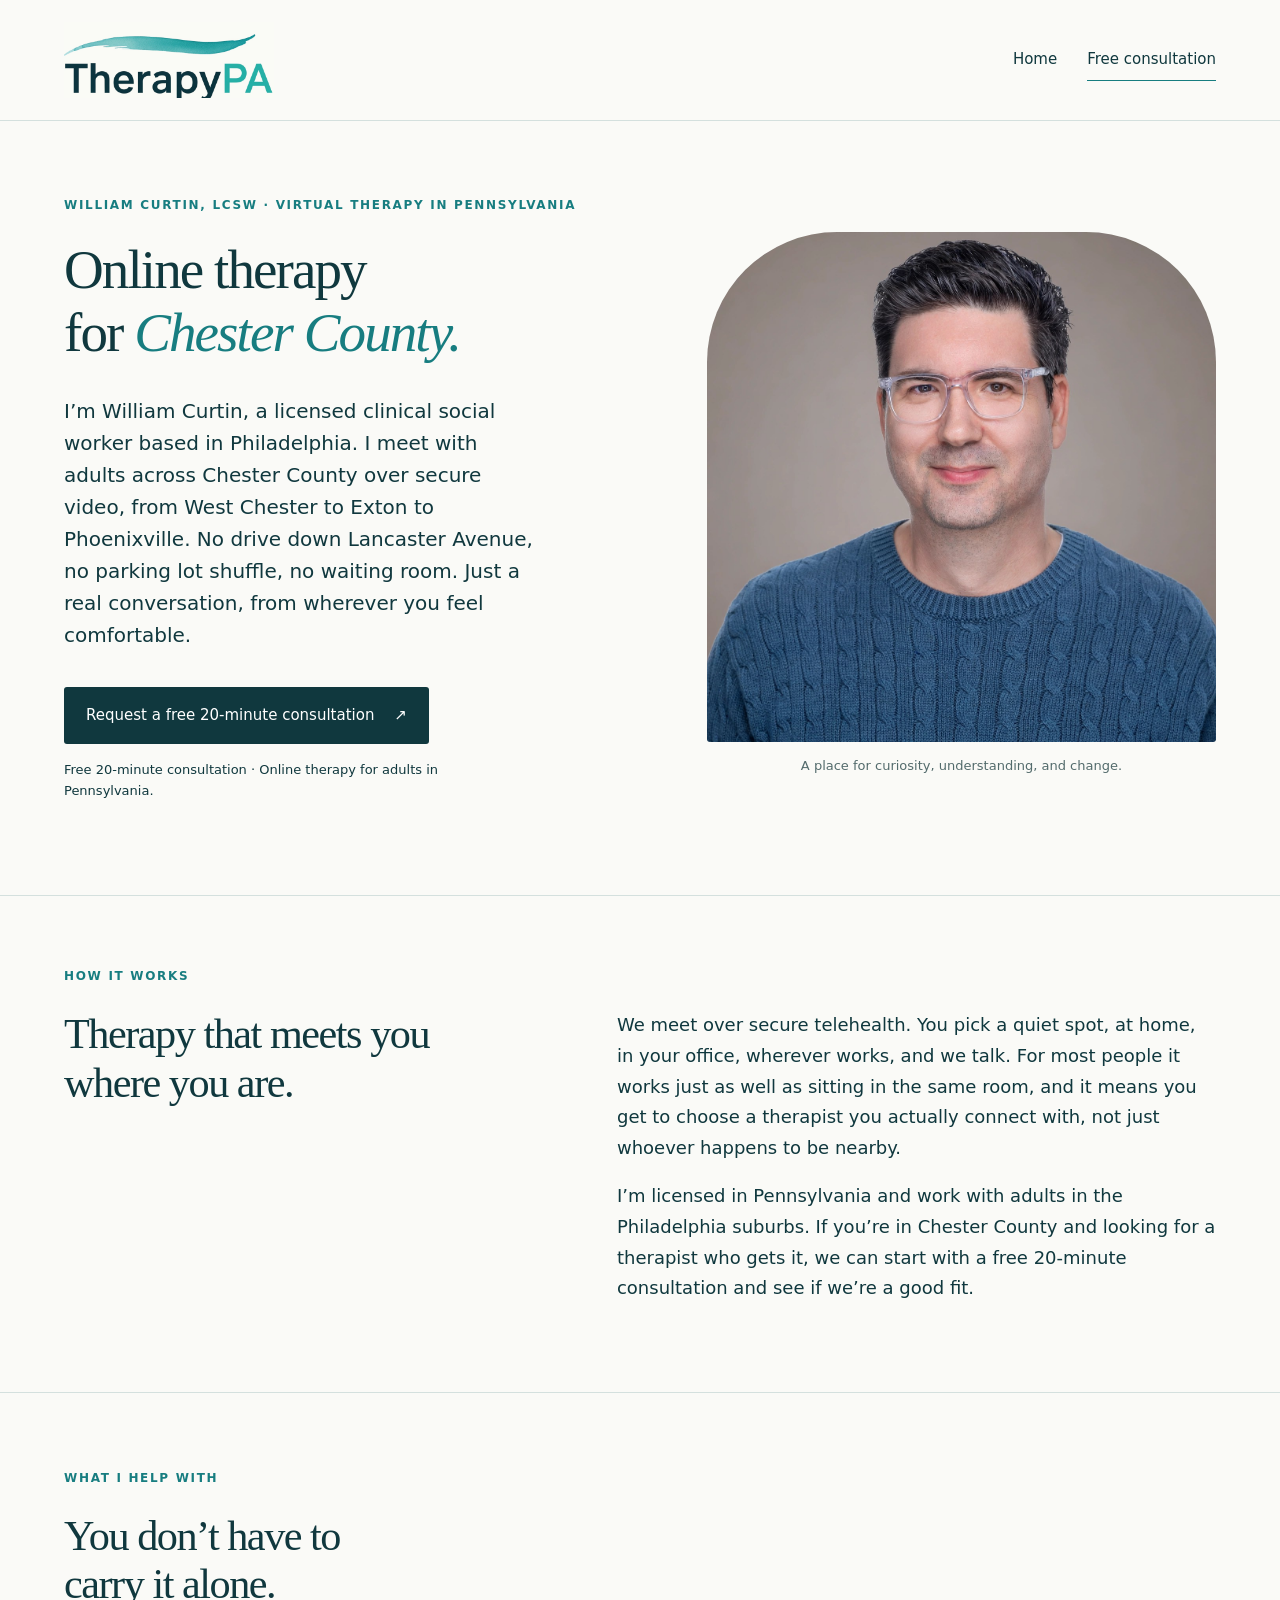
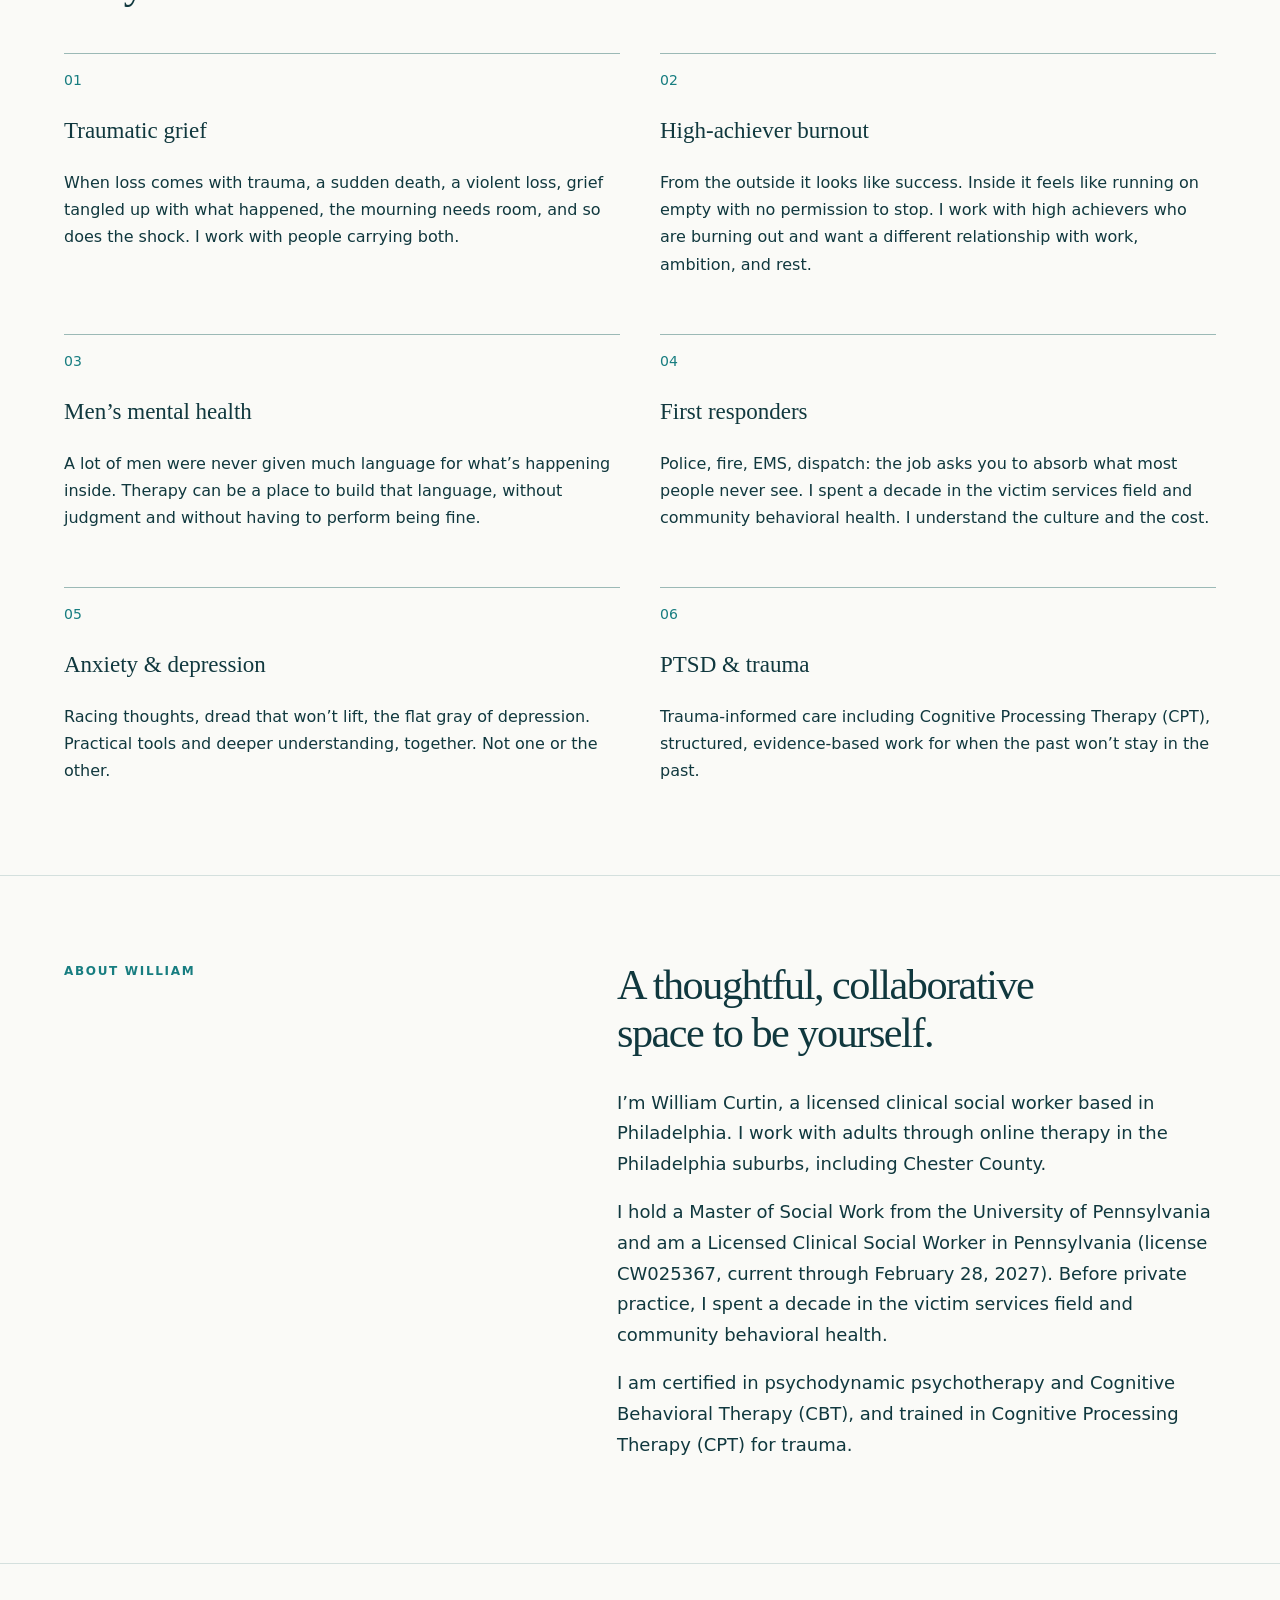
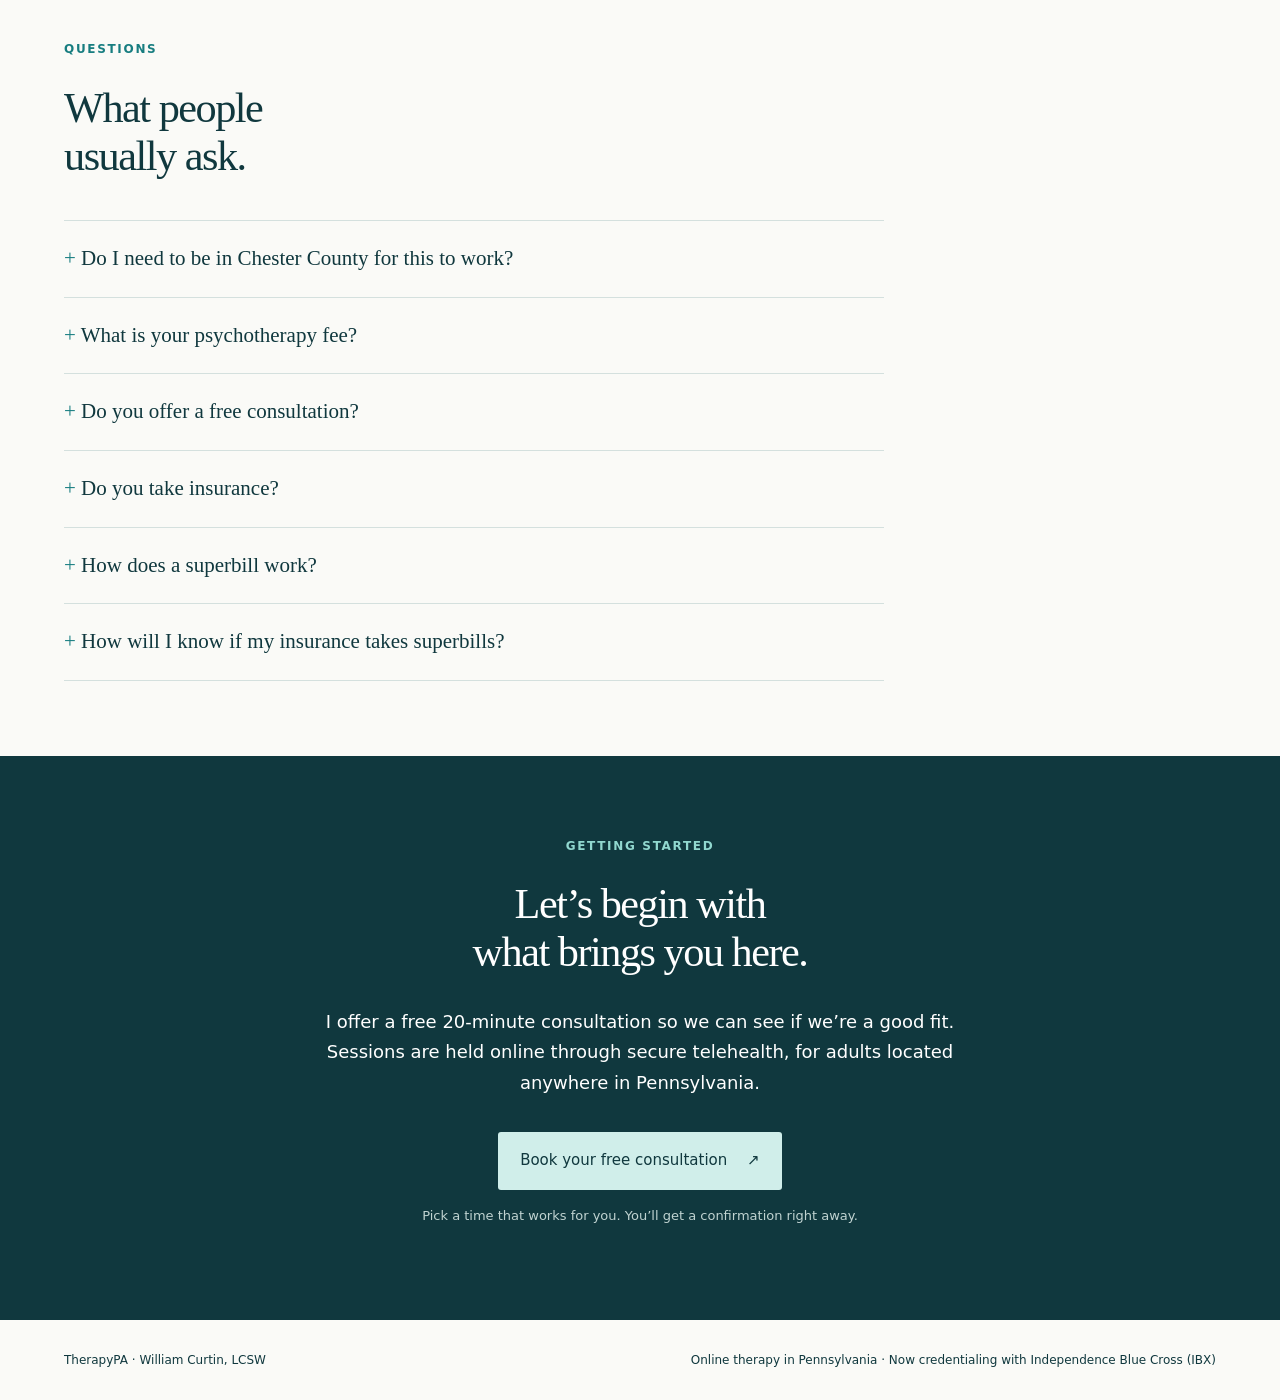
<file: chester-county/index.html>
<!doctype html>
<html lang="en"><head><meta charset="utf-8"><meta name="viewport" content="width=device-width,initial-scale=1"><link rel="canonical" href="https://therapypa.com/chester-county/"><title>Online Therapy in Chester County, PA | TherapyPA · William Curtin, LCSW</title><meta name="description" content="Online therapy for adults in Chester County, PA with William Curtin, LCSW. Secure telehealth, free 20-minute consultation. Now credentialing with IBX.">
<meta property="og:type" content="website">
<meta property="og:title" content="Online Therapy in Chester County, PA | TherapyPA · William Curtin, LCSW">
<meta property="og:description" content="Online therapy for adults in Chester County, PA with William Curtin, LCSW. Secure telehealth, free 20-minute consultation. Now credentialing with IBX.">
<meta property="og:url" content="https://therapypa.com/chester-county/">
<meta property="og:image" content="https://therapypa.com/assets/portrait.jpeg">
<meta name="twitter:card" content="summary_large_image">
<meta name="twitter:title" content="Online Therapy in Chester County, PA | TherapyPA · William Curtin, LCSW">
<meta name="twitter:description" content="Online therapy for adults in Chester County, PA with William Curtin, LCSW. Secure telehealth, free 20-minute consultation. Now credentialing with IBX.">
<meta name="twitter:image" content="https://therapypa.com/assets/portrait.jpeg"><link rel="stylesheet" href="/style.css"><script type="application/ld+json">
{
  "@context": "https://schema.org",
  "@graph": [
    {
      "@type": "WebPage",
      "@id": "https://therapypa.com/chester-county/#webpage",
      "url": "https://therapypa.com/chester-county/",
      "name": "Online Therapy in Chester County, PA | TherapyPA · William Curtin, LCSW",
      "isPartOf": { "@id": "https://therapypa.com/#website" },
      "description": "Online therapy for adults in Chester County with William Curtin, LCSW. Secure telehealth, free 20-minute consultation. Now credentialing with IBX."
    },
    {
      "@type": "ProfessionalService",
      "@id": "https://therapypa.com/chester-county/#business",
      "name": "TherapyPA",
      "url": "https://therapypa.com/chester-county/",
      "areaServed": ["Chester County, PA", "Pennsylvania"],
      "priceRange": "$200",
      "founder": { "@id": "https://therapypa.com/#bill-curtin" }
    }
  ]
}
</script></head><body><a class="skip" href="#main">Skip to content</a><header><a href="/" class="brand" aria-label="TherapyPA home"><span class="logo"><img src="/assets/logo.jpeg" alt="TherapyPA logo"></span></a><nav aria-label="Main navigation"><a href="/">Home</a><a class="nav-cta" href="https://calendly.com/bill-therapypa/20min" target="_blank" rel="noopener">Free consultation</a></nav></header><main id="main"><section class="hero"><div class="intro"><p class="eyebrow">William Curtin, LCSW · Virtual therapy in Pennsylvania</p><h1>Online therapy<br>for <em>Chester County.</em></h1><p class="lead">I&rsquo;m William Curtin, a licensed clinical social worker based in Philadelphia. I meet with adults across Chester County over secure video, from West Chester to Exton to Phoenixville. No drive down Lancaster Avenue, no parking lot shuffle, no waiting room. Just a real conversation, from wherever you feel comfortable.</p><a class="button" href="https://calendly.com/bill-therapypa/20min" target="_blank" rel="noopener">Request a free 20-minute consultation <span aria-hidden="true">&nearr;</span></a><p class="small">Free 20-minute consultation · Online therapy for adults in Pennsylvania.</p></div><figure><img src="/assets/portrait.jpeg" alt="William Curtin, licensed clinical social worker"><figcaption>A place for curiosity, understanding, and change.</figcaption></figure></section><section class="opening"><p class="eyebrow">How it works</p><h2>Therapy that meets you<br>where you are.</h2><div><p>We meet over secure telehealth. You pick a quiet spot, at home, in your office, wherever works, and we talk. For most people it works just as well as sitting in the same room, and it means you get to choose a therapist you actually connect with, not just whoever happens to be nearby.</p><p>I&rsquo;m licensed in Pennsylvania and work with adults in the Philadelphia suburbs. If you&rsquo;re in Chester County and looking for a therapist who gets it, we can start with a free 20-minute consultation and see if we&rsquo;re a good fit.</p></div></section><section class="specialties"><p class="eyebrow">What I help with</p><h2>You don&rsquo;t have to<br>carry it alone.</h2><div class="columns"><article><span class="number">01</span><h3>Traumatic grief</h3><p>When loss comes with trauma, a sudden death, a violent loss, grief tangled up with what happened, the mourning needs room, and so does the shock. I work with people carrying both.</p></article><article><span class="number">02</span><h3>High-achiever burnout</h3><p>From the outside it looks like success. Inside it feels like running on empty with no permission to stop. I work with high achievers who are burning out and want a different relationship with work, ambition, and rest.</p></article><article><span class="number">03</span><h3>Men&rsquo;s mental health</h3><p>A lot of men were never given much language for what&rsquo;s happening inside. Therapy can be a place to build that language, without judgment and without having to perform being fine.</p></article><article><span class="number">04</span><h3>First responders</h3><p>Police, fire, EMS, dispatch: the job asks you to absorb what most people never see. I spent a decade in the victim services field and community behavioral health. I understand the culture and the cost.</p></article><article><span class="number">05</span><h3>Anxiety &amp; depression</h3><p>Racing thoughts, dread that won&rsquo;t lift, the flat gray of depression. Practical tools and deeper understanding, together. Not one or the other.</p></article><article><span class="number">06</span><h3>PTSD &amp; trauma</h3><p>Trauma-informed care including Cognitive Processing Therapy (CPT), structured, evidence-based work for when the past won&rsquo;t stay in the past.</p></article></div></section><section class="about"><p class="eyebrow">About William</p><div><h2>A thoughtful, collaborative<br>space to be yourself.</h2><p>I&rsquo;m William Curtin, a licensed clinical social worker based in Philadelphia. I work with adults through online therapy in the Philadelphia suburbs, including Chester County.</p><p>I hold a Master of Social Work from the University of Pennsylvania and am a Licensed Clinical Social Worker in Pennsylvania (license CW025367, current through February 28, 2027). Before private practice, I spent a decade in the victim services field and community behavioral health.</p><p>I am certified in psychodynamic psychotherapy and Cognitive Behavioral Therapy (CBT), and trained in Cognitive Processing Therapy (CPT) for trauma.</p></div></section><section class="faq"><p class="eyebrow">Questions</p><h2>What people<br>usually ask.</h2><div class="qa"><details><summary>Do I need to be in Chester County for this to work?</summary><p>No. All sessions are online through secure telehealth, so anywhere in the Philly suburbs works. You just need a private spot and an internet connection.</p></details><details><summary>What is your psychotherapy fee?</summary><p>For self-pay, it is $200 per session. Payment is by credit or debit card through the secure client portal, or by Venmo. Depending on availability, I may be able to offer a reduced fee based on financial need.</p></details><details><summary>Do you offer a free consultation?</summary><p>Yes. A free 20-minute consultation so we can see if we&rsquo;re a good fit. We&rsquo;ll talk about what brings you in, any questions you have, and what working together would look like.</p></details><details><summary>Do you take insurance?</summary><p>Not yet. I am currently credentialing with Independence Blue Cross (IBX) for in-network therapy. Until credentialing clears, sessions are private pay. I provide superbills (a detailed receipt) you can submit to your insurer for out-of-network reimbursement.</p></details><details><summary>How does a superbill work?</summary><p>You pay me directly. I provide a superbill on request. You submit it to your insurance company. Your insurance may reimburse part of the cost.</p></details><details><summary>How will I know if my insurance takes superbills?</summary><p>You will have to call your insurance company and ask the following questions:</p><ul><li>Do I have out-of-network mental health benefits?</li><li>Is prior authorization required?</li><li>Do I need to pay an annual deductible first?</li><li>What is the reimbursement rate?</li><li>Are there any session limits per year?</li><li>What information is needed on the superbill?</li><li>How do I submit the superbill (online, mail, app)?</li><li>How long does it take to be reimbursed?</li></ul></details></div></section><section class="start"><p class="eyebrow">Getting started</p><h2>Let&rsquo;s begin with<br>what brings you here.</h2><p>I offer a free 20-minute consultation so we can see if we&rsquo;re a good fit. Sessions are held online through secure telehealth, for adults located anywhere in Pennsylvania.</p><a class="button light" href="https://calendly.com/bill-therapypa/20min" target="_blank" rel="noopener">Book your free consultation <span aria-hidden="true">&nearr;</span></a><p class="small">Pick a time that works for you. You&rsquo;ll get a confirmation right away.</p></section></main><footer><span>TherapyPA · William Curtin, LCSW</span><span>Online therapy in Pennsylvania · Now credentialing with Independence Blue Cross (IBX)</span></footer></body></html>
</file>
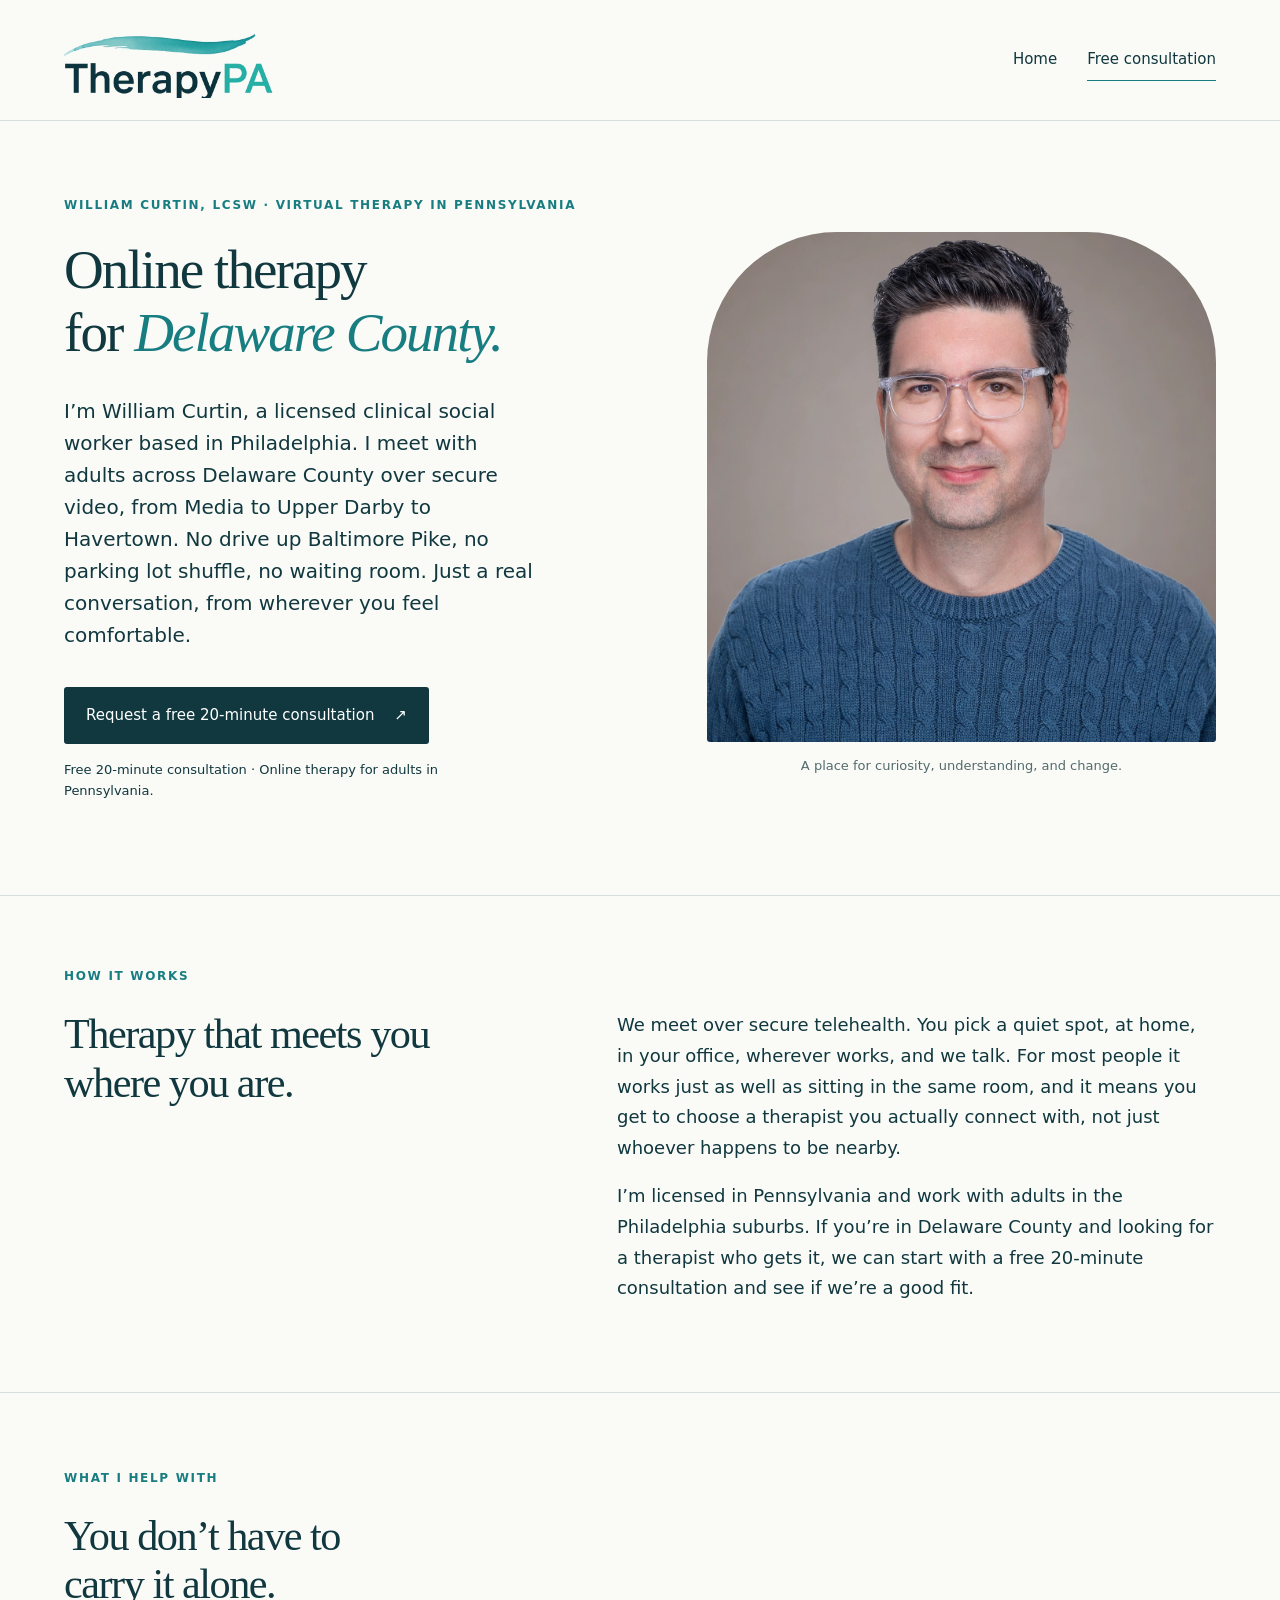
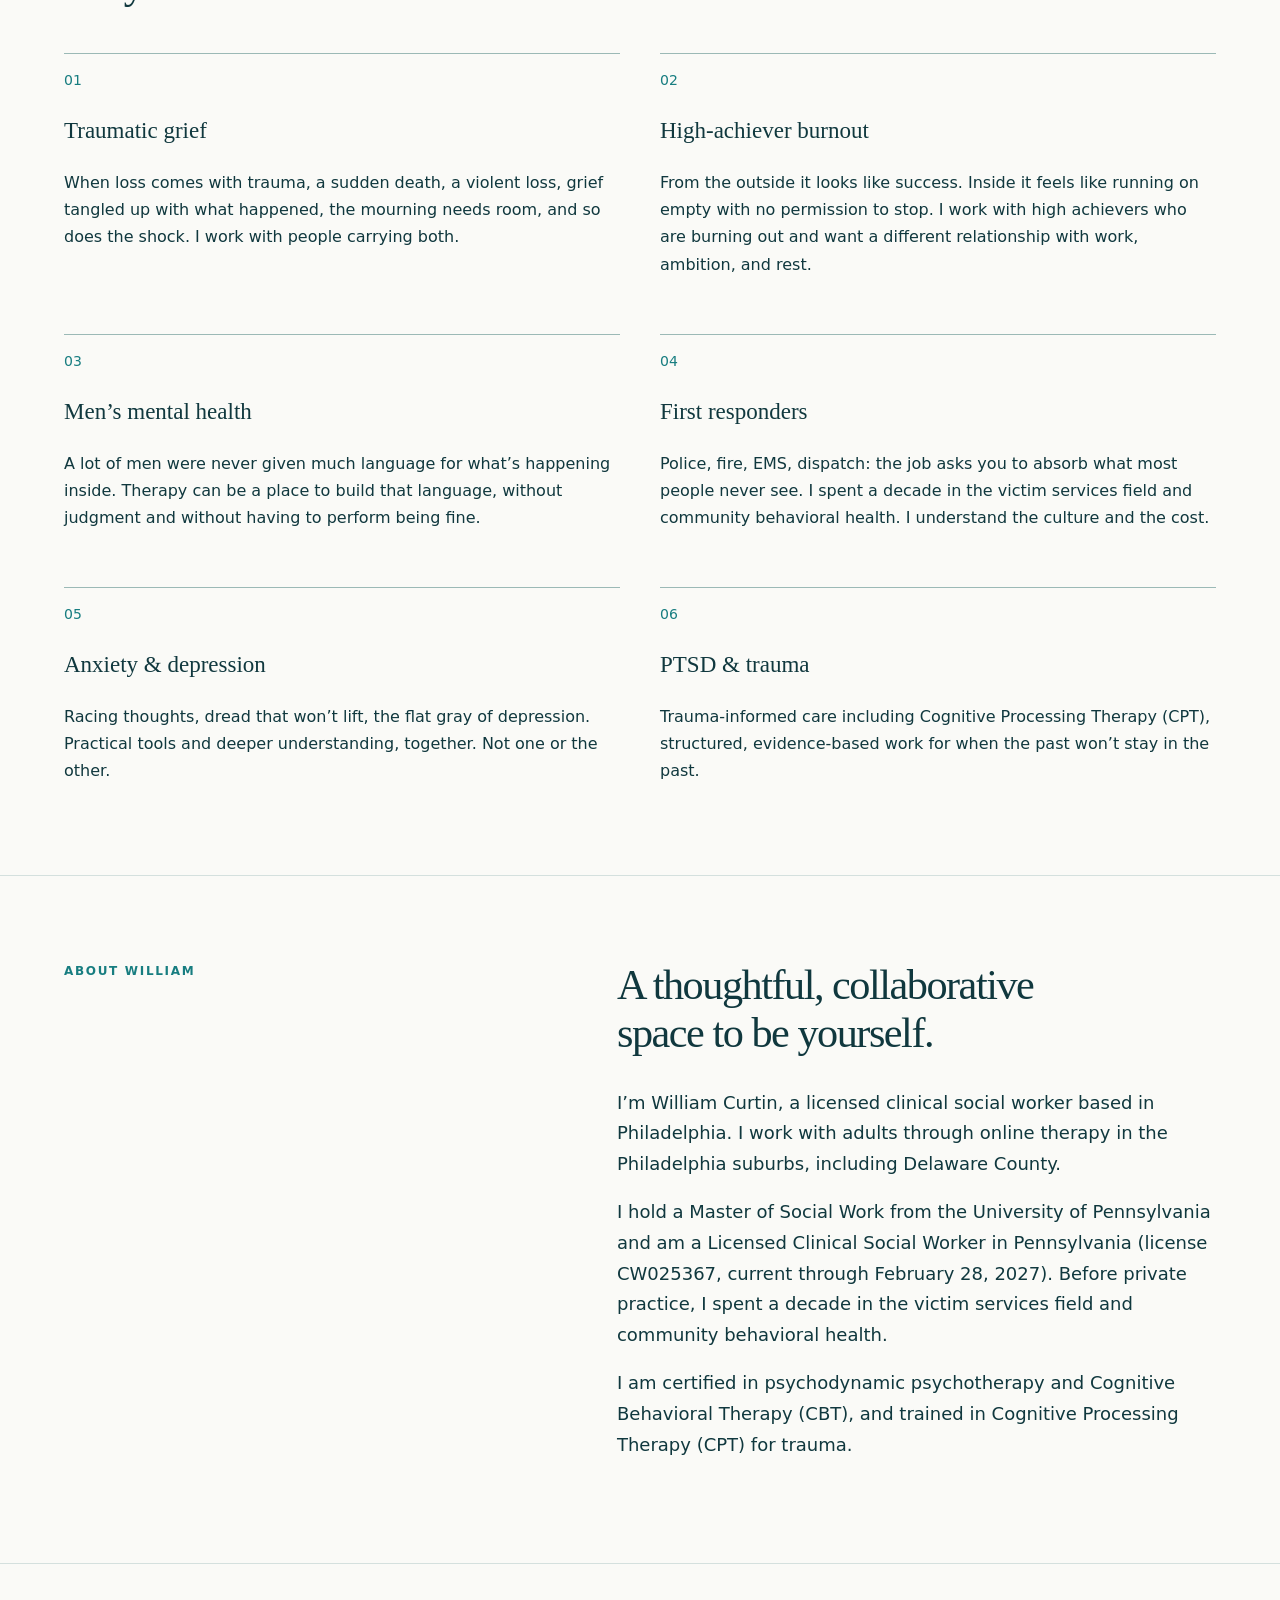
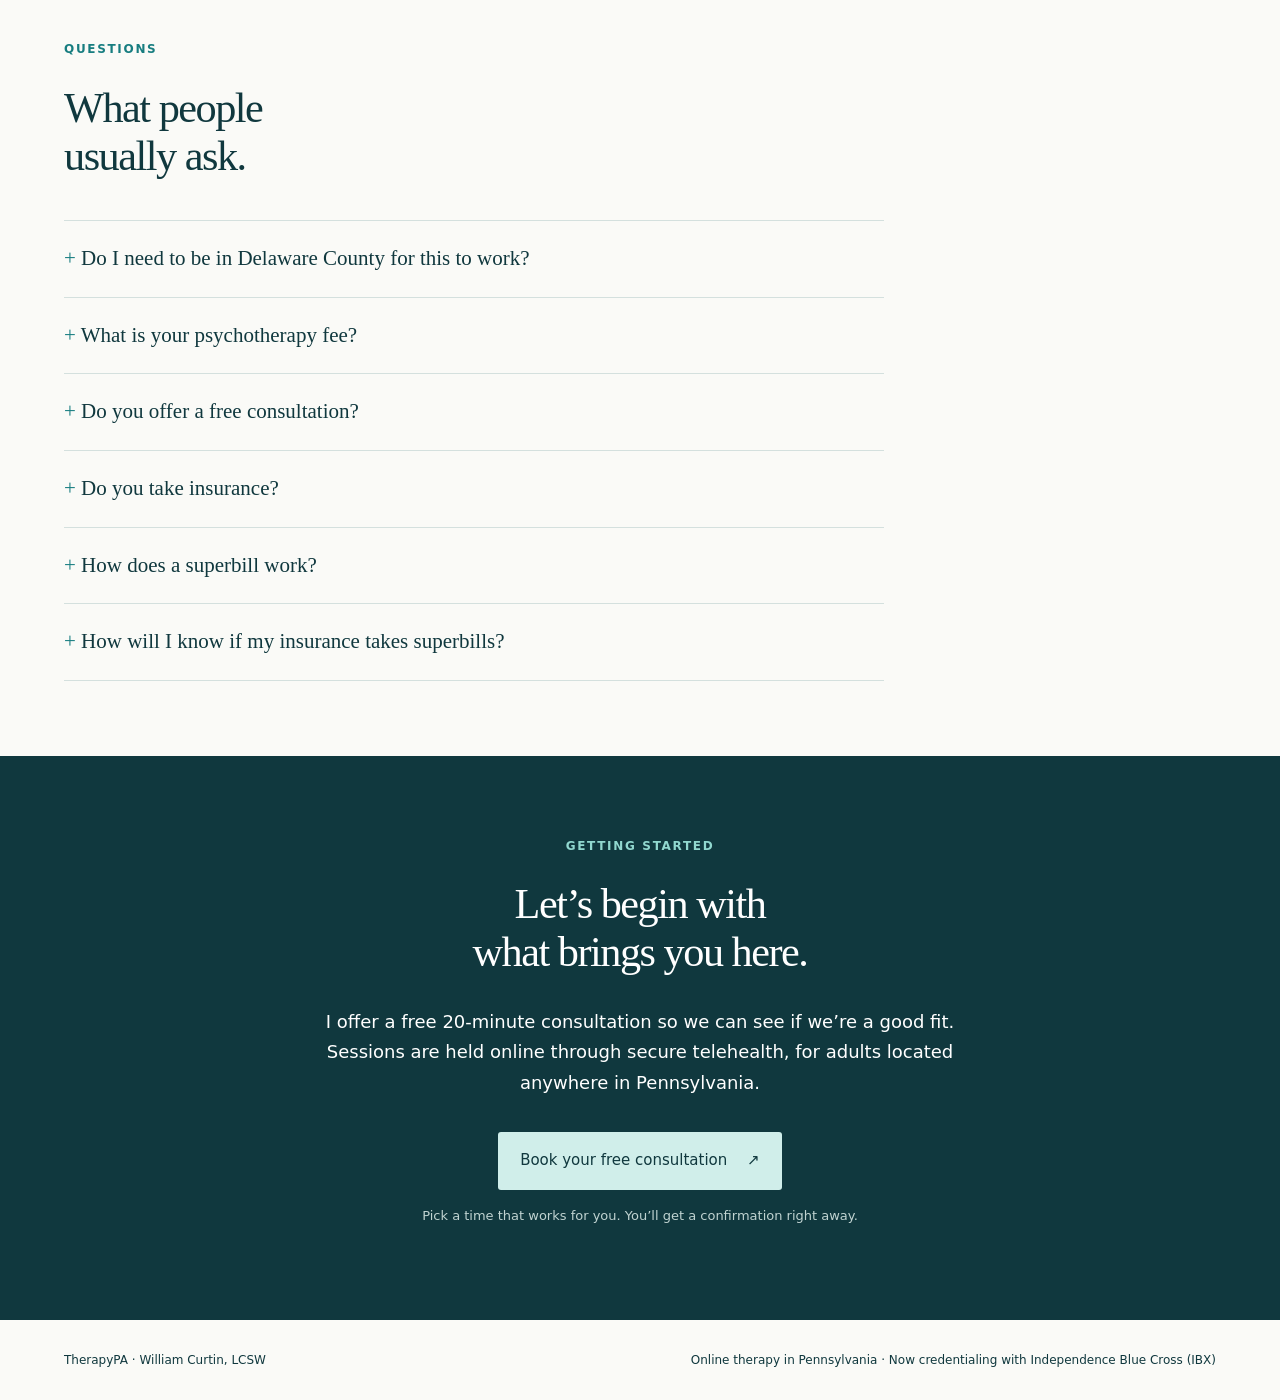
<file: delaware-county/index.html>
<!doctype html>
<html lang="en"><head><meta charset="utf-8"><meta name="viewport" content="width=device-width,initial-scale=1"><link rel="canonical" href="https://therapypa.com/delaware-county/"><title>Online Therapy in Delaware County, PA | TherapyPA · William Curtin, LCSW</title><meta name="description" content="Online therapy for adults in Delaware County, PA with William Curtin, LCSW. Secure telehealth, free 20-minute consultation. Now credentialing with IBX.">
<meta property="og:type" content="website">
<meta property="og:title" content="Online Therapy in Delaware County, PA | TherapyPA · William Curtin, LCSW">
<meta property="og:description" content="Online therapy for adults in Delaware County, PA with William Curtin, LCSW. Secure telehealth, free 20-minute consultation. Now credentialing with IBX.">
<meta property="og:url" content="https://therapypa.com/delaware-county/">
<meta property="og:image" content="https://therapypa.com/assets/portrait.jpeg">
<meta name="twitter:card" content="summary_large_image">
<meta name="twitter:title" content="Online Therapy in Delaware County, PA | TherapyPA · William Curtin, LCSW">
<meta name="twitter:description" content="Online therapy for adults in Delaware County, PA with William Curtin, LCSW. Secure telehealth, free 20-minute consultation. Now credentialing with IBX.">
<meta name="twitter:image" content="https://therapypa.com/assets/portrait.jpeg"><link rel="stylesheet" href="/style.css"><script type="application/ld+json">
{
  "@context": "https://schema.org",
  "@graph": [
    {
      "@type": "WebPage",
      "@id": "https://therapypa.com/delaware-county/#webpage",
      "url": "https://therapypa.com/delaware-county/",
      "name": "Online Therapy in Delaware County, PA | TherapyPA · William Curtin, LCSW",
      "isPartOf": { "@id": "https://therapypa.com/#website" },
      "description": "Online therapy for adults in Delaware County with William Curtin, LCSW. Secure telehealth, free 20-minute consultation. Now credentialing with IBX."
    },
    {
      "@type": "ProfessionalService",
      "@id": "https://therapypa.com/delaware-county/#business",
      "name": "TherapyPA",
      "url": "https://therapypa.com/delaware-county/",
      "areaServed": ["Delaware County, PA", "Pennsylvania"],
      "priceRange": "$200",
      "founder": { "@id": "https://therapypa.com/#bill-curtin" }
    }
  ]
}
</script></head><body><a class="skip" href="#main">Skip to content</a><header><a href="/" class="brand" aria-label="TherapyPA home"><span class="logo"><img src="/assets/logo.jpeg" alt="TherapyPA logo"></span></a><nav aria-label="Main navigation"><a href="/">Home</a><a class="nav-cta" href="https://calendly.com/bill-therapypa/20min" target="_blank" rel="noopener">Free consultation</a></nav></header><main id="main"><section class="hero"><div class="intro"><p class="eyebrow">William Curtin, LCSW · Virtual therapy in Pennsylvania</p><h1>Online therapy<br>for <em>Delaware County.</em></h1><p class="lead">I&rsquo;m William Curtin, a licensed clinical social worker based in Philadelphia. I meet with adults across Delaware County over secure video, from Media to Upper Darby to Havertown. No drive up Baltimore Pike, no parking lot shuffle, no waiting room. Just a real conversation, from wherever you feel comfortable.</p><a class="button" href="https://calendly.com/bill-therapypa/20min" target="_blank" rel="noopener">Request a free 20-minute consultation <span aria-hidden="true">&nearr;</span></a><p class="small">Free 20-minute consultation · Online therapy for adults in Pennsylvania.</p></div><figure><img src="/assets/portrait.jpeg" alt="William Curtin, licensed clinical social worker"><figcaption>A place for curiosity, understanding, and change.</figcaption></figure></section><section class="opening"><p class="eyebrow">How it works</p><h2>Therapy that meets you<br>where you are.</h2><div><p>We meet over secure telehealth. You pick a quiet spot, at home, in your office, wherever works, and we talk. For most people it works just as well as sitting in the same room, and it means you get to choose a therapist you actually connect with, not just whoever happens to be nearby.</p><p>I&rsquo;m licensed in Pennsylvania and work with adults in the Philadelphia suburbs. If you&rsquo;re in Delaware County and looking for a therapist who gets it, we can start with a free 20-minute consultation and see if we&rsquo;re a good fit.</p></div></section><section class="specialties"><p class="eyebrow">What I help with</p><h2>You don&rsquo;t have to<br>carry it alone.</h2><div class="columns"><article><span class="number">01</span><h3>Traumatic grief</h3><p>When loss comes with trauma, a sudden death, a violent loss, grief tangled up with what happened, the mourning needs room, and so does the shock. I work with people carrying both.</p></article><article><span class="number">02</span><h3>High-achiever burnout</h3><p>From the outside it looks like success. Inside it feels like running on empty with no permission to stop. I work with high achievers who are burning out and want a different relationship with work, ambition, and rest.</p></article><article><span class="number">03</span><h3>Men&rsquo;s mental health</h3><p>A lot of men were never given much language for what&rsquo;s happening inside. Therapy can be a place to build that language, without judgment and without having to perform being fine.</p></article><article><span class="number">04</span><h3>First responders</h3><p>Police, fire, EMS, dispatch: the job asks you to absorb what most people never see. I spent a decade in the victim services field and community behavioral health. I understand the culture and the cost.</p></article><article><span class="number">05</span><h3>Anxiety &amp; depression</h3><p>Racing thoughts, dread that won&rsquo;t lift, the flat gray of depression. Practical tools and deeper understanding, together. Not one or the other.</p></article><article><span class="number">06</span><h3>PTSD &amp; trauma</h3><p>Trauma-informed care including Cognitive Processing Therapy (CPT), structured, evidence-based work for when the past won&rsquo;t stay in the past.</p></article></div></section><section class="about"><p class="eyebrow">About William</p><div><h2>A thoughtful, collaborative<br>space to be yourself.</h2><p>I&rsquo;m William Curtin, a licensed clinical social worker based in Philadelphia. I work with adults through online therapy in the Philadelphia suburbs, including Delaware County.</p><p>I hold a Master of Social Work from the University of Pennsylvania and am a Licensed Clinical Social Worker in Pennsylvania (license CW025367, current through February 28, 2027). Before private practice, I spent a decade in the victim services field and community behavioral health.</p><p>I am certified in psychodynamic psychotherapy and Cognitive Behavioral Therapy (CBT), and trained in Cognitive Processing Therapy (CPT) for trauma.</p></div></section><section class="faq"><p class="eyebrow">Questions</p><h2>What people<br>usually ask.</h2><div class="qa"><details><summary>Do I need to be in Delaware County for this to work?</summary><p>No. All sessions are online through secure telehealth, so anywhere in the Philly suburbs works. You just need a private spot and an internet connection.</p></details><details><summary>What is your psychotherapy fee?</summary><p>For self-pay, it is $200 per session. Payment is by credit or debit card through the secure client portal, or by Venmo. Depending on availability, I may be able to offer a reduced fee based on financial need.</p></details><details><summary>Do you offer a free consultation?</summary><p>Yes. A free 20-minute consultation so we can see if we&rsquo;re a good fit. We&rsquo;ll talk about what brings you in, any questions you have, and what working together would look like.</p></details><details><summary>Do you take insurance?</summary><p>Not yet. I am currently credentialing with Independence Blue Cross (IBX) for in-network therapy. Until credentialing clears, sessions are private pay. I provide superbills (a detailed receipt) you can submit to your insurer for out-of-network reimbursement.</p></details><details><summary>How does a superbill work?</summary><p>You pay me directly. I provide a superbill on request. You submit it to your insurance company. Your insurance may reimburse part of the cost.</p></details><details><summary>How will I know if my insurance takes superbills?</summary><p>You will have to call your insurance company and ask the following questions:</p><ul><li>Do I have out-of-network mental health benefits?</li><li>Is prior authorization required?</li><li>Do I need to pay an annual deductible first?</li><li>What is the reimbursement rate?</li><li>Are there any session limits per year?</li><li>What information is needed on the superbill?</li><li>How do I submit the superbill (online, mail, app)?</li><li>How long does it take to be reimbursed?</li></ul></details></div></section><section class="start"><p class="eyebrow">Getting started</p><h2>Let&rsquo;s begin with<br>what brings you here.</h2><p>I offer a free 20-minute consultation so we can see if we&rsquo;re a good fit. Sessions are held online through secure telehealth, for adults located anywhere in Pennsylvania.</p><a class="button light" href="https://calendly.com/bill-therapypa/20min" target="_blank" rel="noopener">Book your free consultation <span aria-hidden="true">&nearr;</span></a><p class="small">Pick a time that works for you. You&rsquo;ll get a confirmation right away.</p></section></main><footer><span>TherapyPA · William Curtin, LCSW</span><span>Online therapy in Pennsylvania · Now credentialing with Independence Blue Cross (IBX)</span></footer></body></html>
</file>
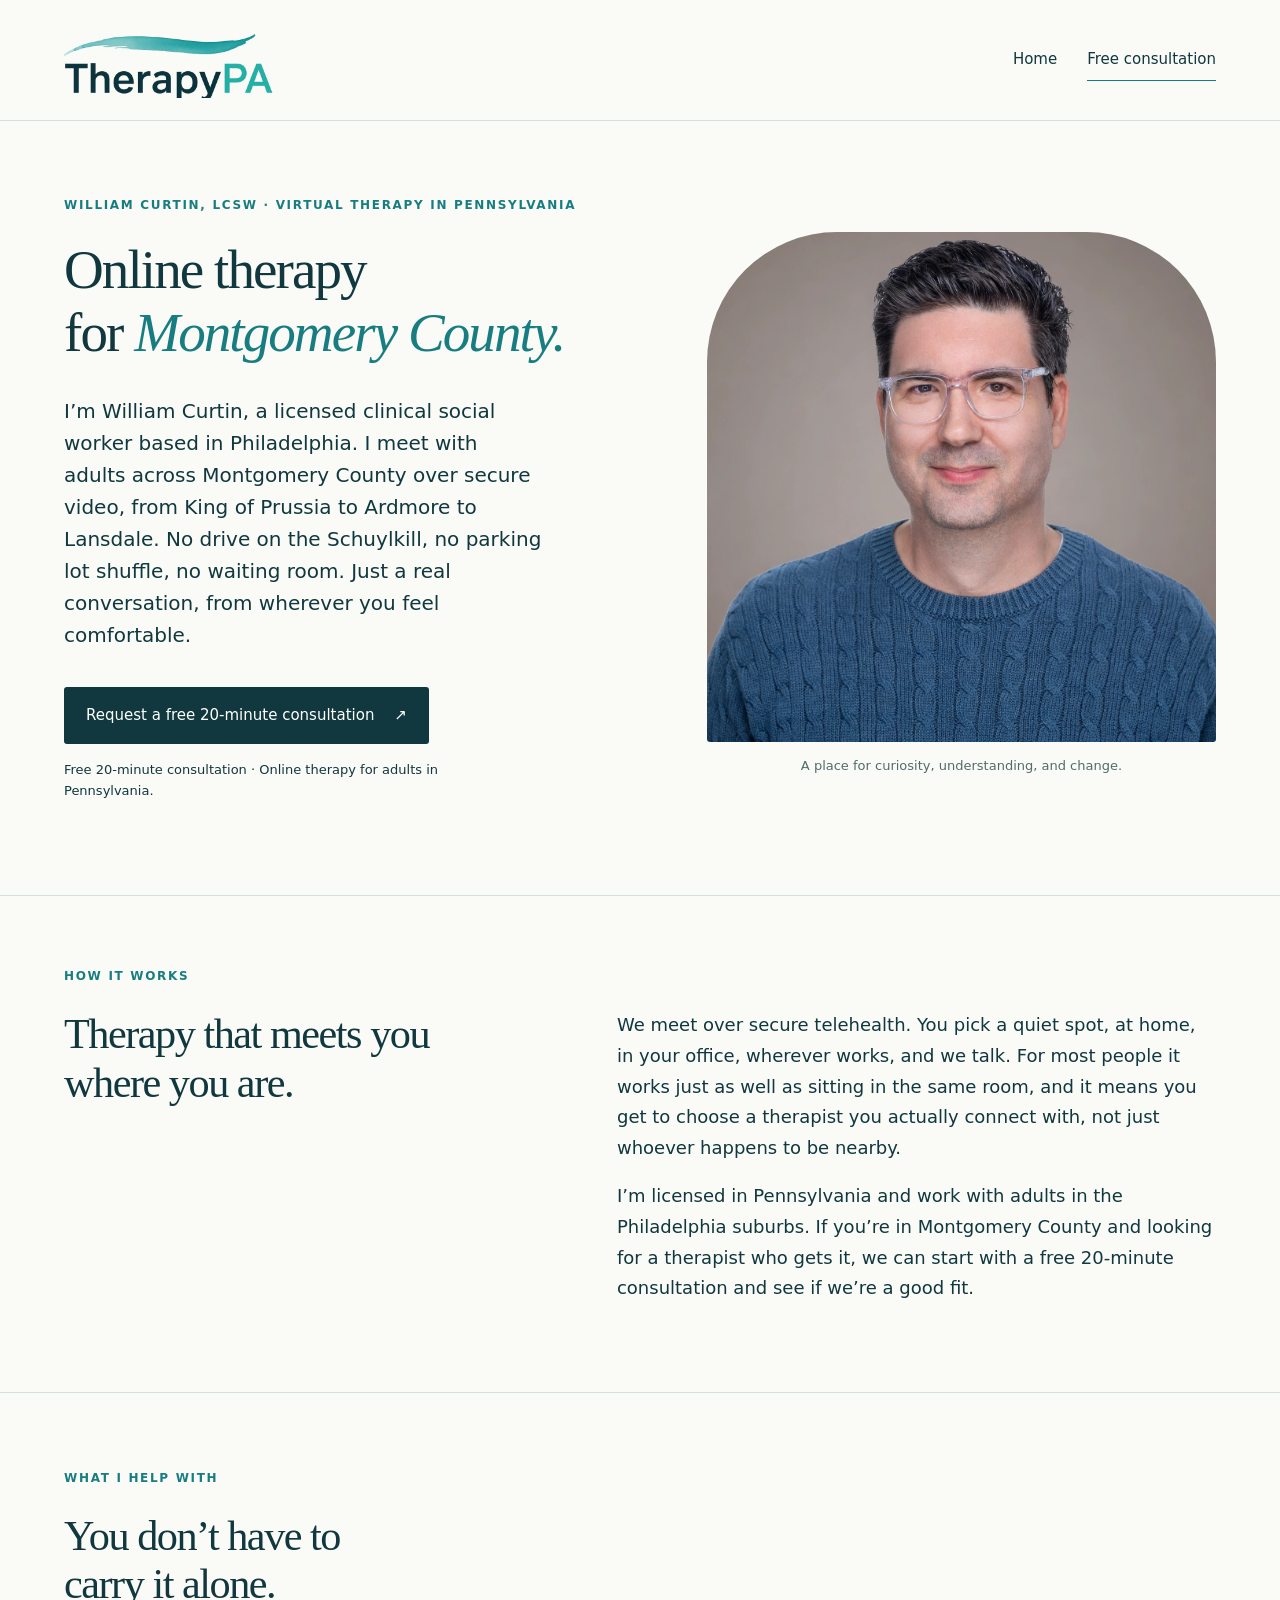
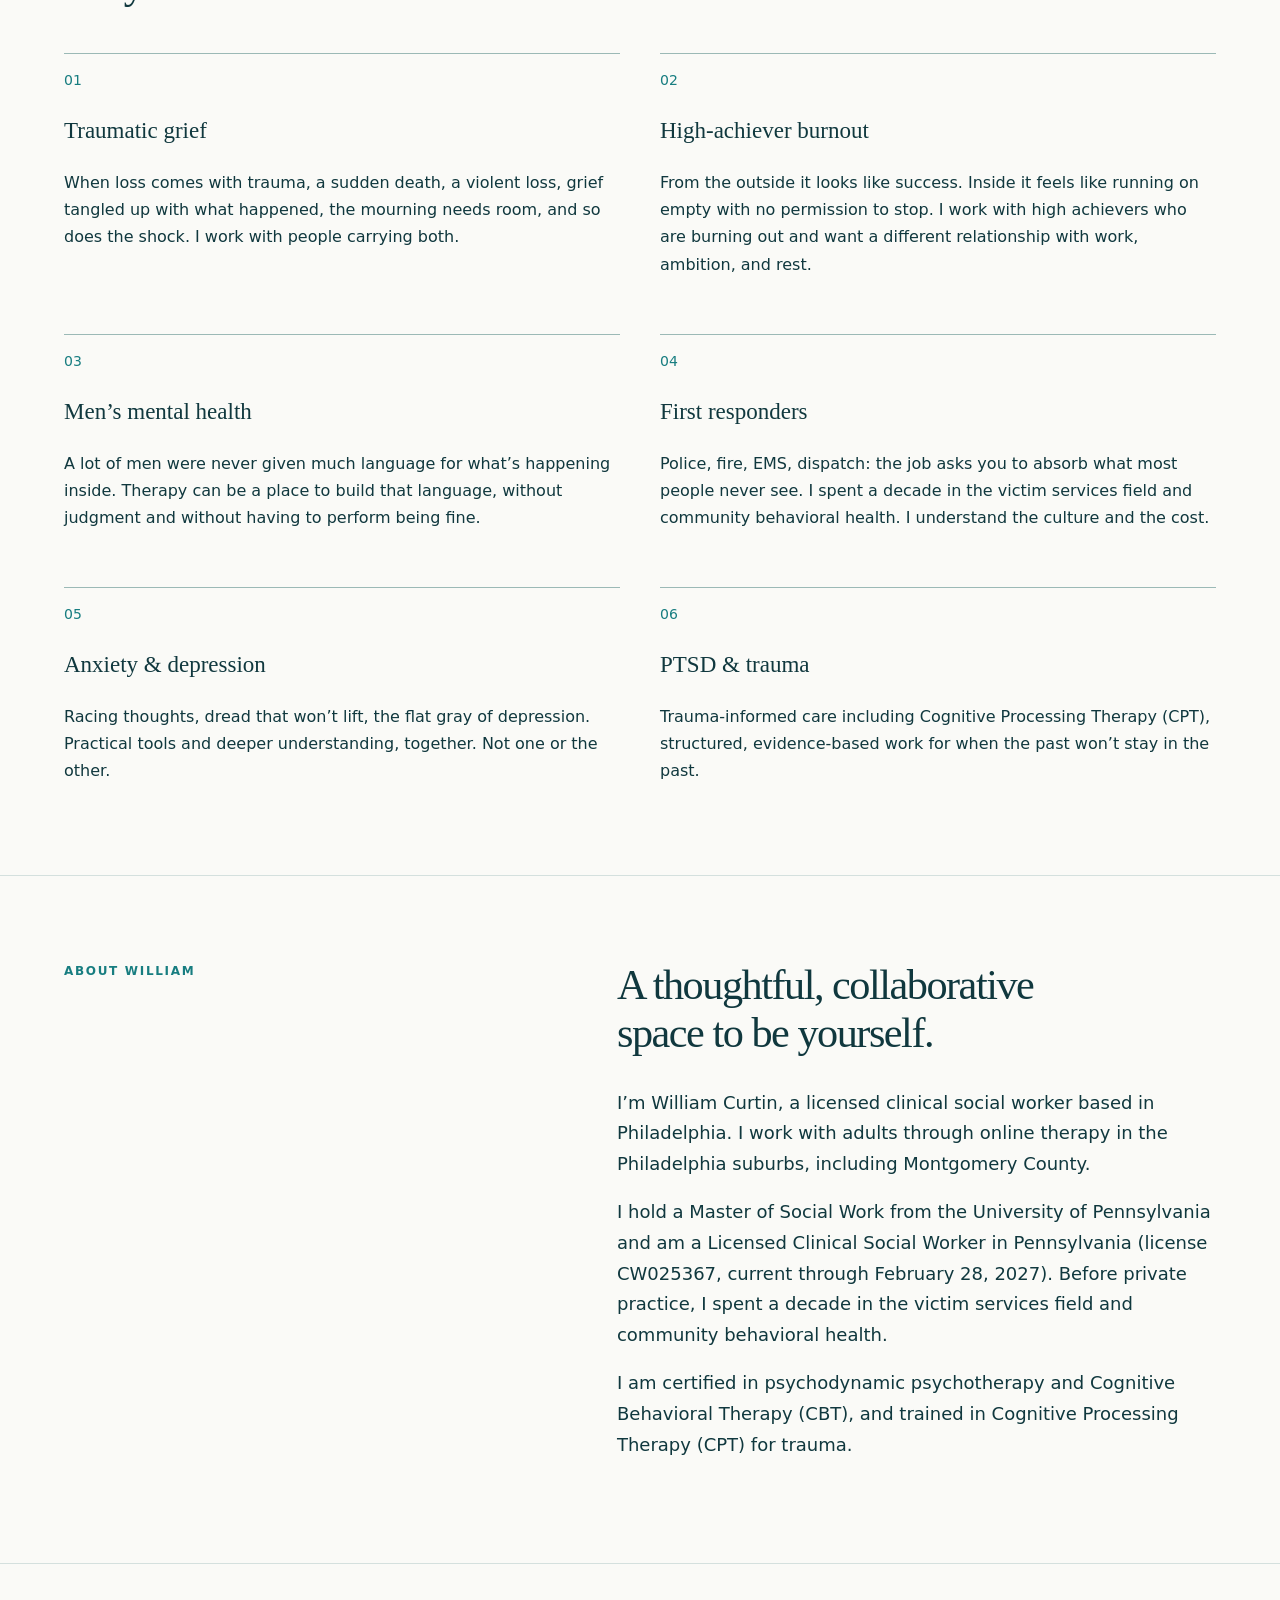
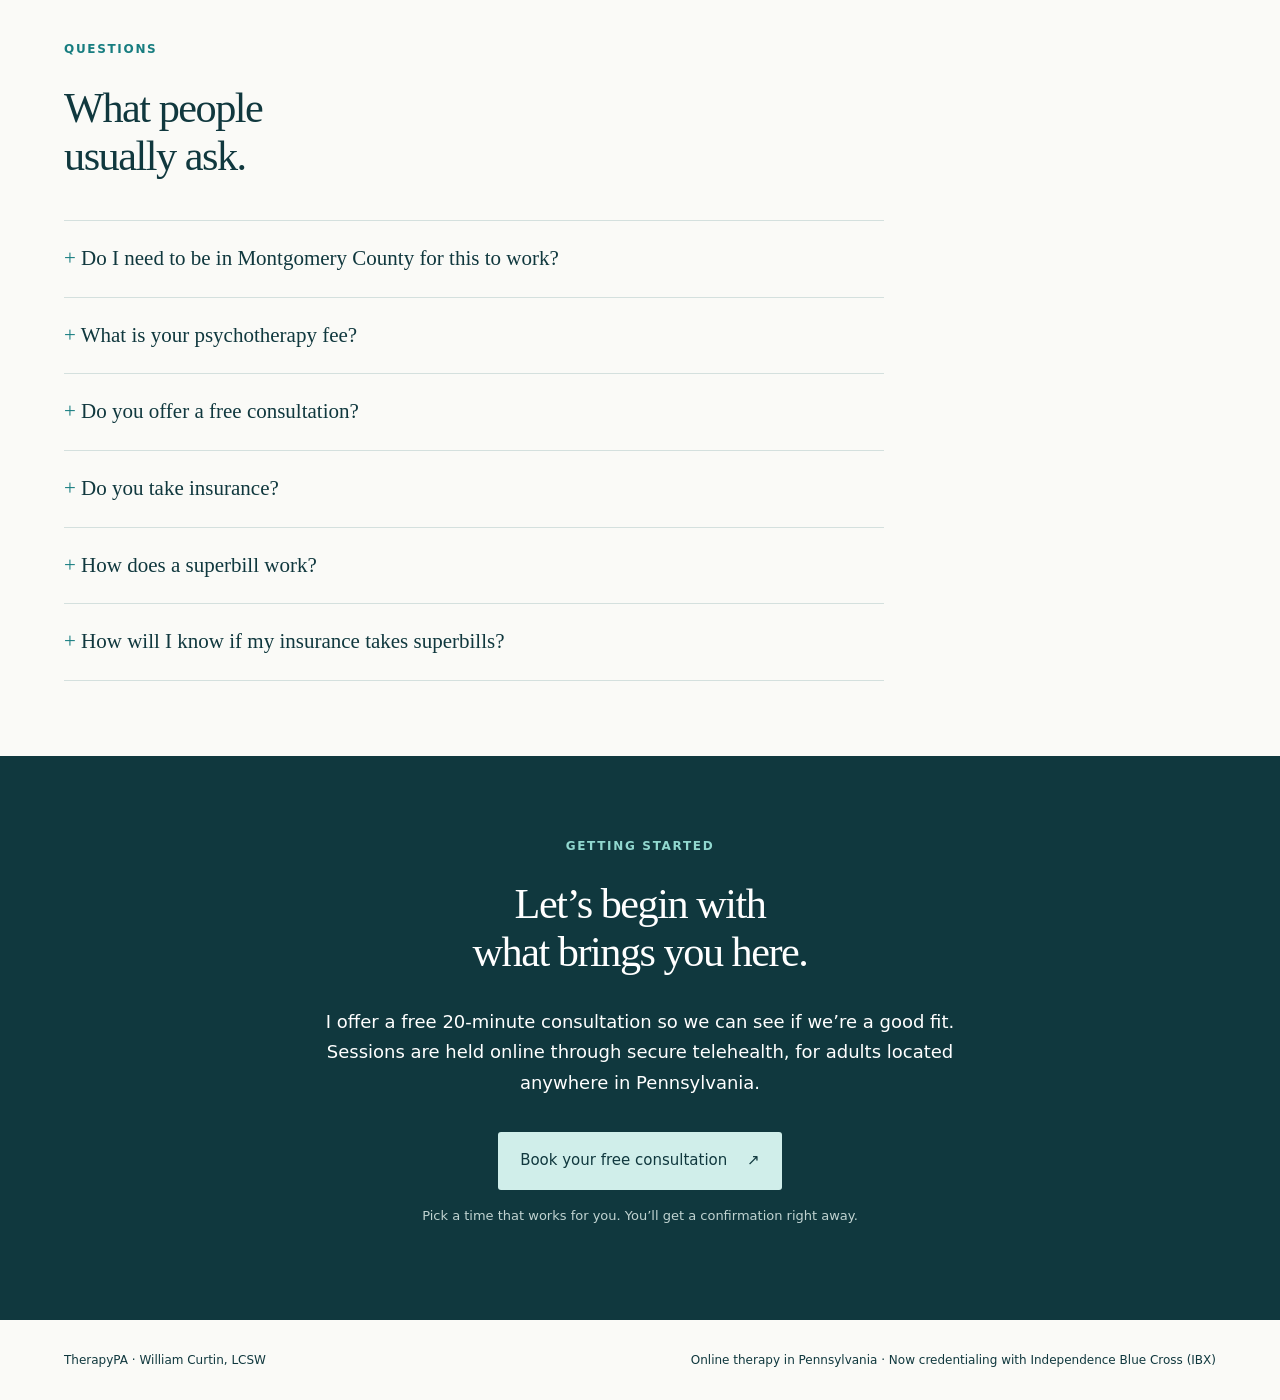
<file: montgomery-county/index.html>
<!doctype html>
<html lang="en"><head><meta charset="utf-8"><meta name="viewport" content="width=device-width,initial-scale=1"><link rel="canonical" href="https://therapypa.com/montgomery-county/"><title>Online Therapy in Montgomery County, PA | TherapyPA · William Curtin, LCSW</title><meta name="description" content="Online therapy for adults in Montgomery County, PA with William Curtin, LCSW. Secure telehealth, free 20-minute consultation. Now credentialing with IBX.">
<meta property="og:type" content="website">
<meta property="og:title" content="Online Therapy in Montgomery County, PA | TherapyPA · William Curtin, LCSW">
<meta property="og:description" content="Online therapy for adults in Montgomery County, PA with William Curtin, LCSW. Secure telehealth, free 20-minute consultation. Now credentialing with IBX.">
<meta property="og:url" content="https://therapypa.com/montgomery-county/">
<meta property="og:image" content="https://therapypa.com/assets/portrait.jpeg">
<meta name="twitter:card" content="summary_large_image">
<meta name="twitter:title" content="Online Therapy in Montgomery County, PA | TherapyPA · William Curtin, LCSW">
<meta name="twitter:description" content="Online therapy for adults in Montgomery County, PA with William Curtin, LCSW. Secure telehealth, free 20-minute consultation. Now credentialing with IBX.">
<meta name="twitter:image" content="https://therapypa.com/assets/portrait.jpeg"><link rel="stylesheet" href="/style.css"><script type="application/ld+json">
{
  "@context": "https://schema.org",
  "@graph": [
    {
      "@type": "WebPage",
      "@id": "https://therapypa.com/montgomery-county/#webpage",
      "url": "https://therapypa.com/montgomery-county/",
      "name": "Online Therapy in Montgomery County, PA | TherapyPA · William Curtin, LCSW",
      "isPartOf": { "@id": "https://therapypa.com/#website" },
      "description": "Online therapy for adults in Montgomery County with William Curtin, LCSW. Secure telehealth, free 20-minute consultation. Now credentialing with IBX."
    },
    {
      "@type": "ProfessionalService",
      "@id": "https://therapypa.com/montgomery-county/#business",
      "name": "TherapyPA",
      "url": "https://therapypa.com/montgomery-county/",
      "areaServed": ["Montgomery County, PA", "Pennsylvania"],
      "priceRange": "$200",
      "founder": { "@id": "https://therapypa.com/#bill-curtin" }
    }
  ]
}
</script></head><body><a class="skip" href="#main">Skip to content</a><header><a href="/" class="brand" aria-label="TherapyPA home"><span class="logo"><img src="/assets/logo.jpeg" alt="TherapyPA logo"></span></a><nav aria-label="Main navigation"><a href="/">Home</a><a class="nav-cta" href="https://calendly.com/bill-therapypa/20min" target="_blank" rel="noopener">Free consultation</a></nav></header><main id="main"><section class="hero"><div class="intro"><p class="eyebrow">William Curtin, LCSW · Virtual therapy in Pennsylvania</p><h1>Online therapy<br>for <em>Montgomery County.</em></h1><p class="lead">I&rsquo;m William Curtin, a licensed clinical social worker based in Philadelphia. I meet with adults across Montgomery County over secure video, from King of Prussia to Ardmore to Lansdale. No drive on the Schuylkill, no parking lot shuffle, no waiting room. Just a real conversation, from wherever you feel comfortable.</p><a class="button" href="https://calendly.com/bill-therapypa/20min" target="_blank" rel="noopener">Request a free 20-minute consultation <span aria-hidden="true">&nearr;</span></a><p class="small">Free 20-minute consultation · Online therapy for adults in Pennsylvania.</p></div><figure><img src="/assets/portrait.jpeg" alt="William Curtin, licensed clinical social worker"><figcaption>A place for curiosity, understanding, and change.</figcaption></figure></section><section class="opening"><p class="eyebrow">How it works</p><h2>Therapy that meets you<br>where you are.</h2><div><p>We meet over secure telehealth. You pick a quiet spot, at home, in your office, wherever works, and we talk. For most people it works just as well as sitting in the same room, and it means you get to choose a therapist you actually connect with, not just whoever happens to be nearby.</p><p>I&rsquo;m licensed in Pennsylvania and work with adults in the Philadelphia suburbs. If you&rsquo;re in Montgomery County and looking for a therapist who gets it, we can start with a free 20-minute consultation and see if we&rsquo;re a good fit.</p></div></section><section class="specialties"><p class="eyebrow">What I help with</p><h2>You don&rsquo;t have to<br>carry it alone.</h2><div class="columns"><article><span class="number">01</span><h3>Traumatic grief</h3><p>When loss comes with trauma, a sudden death, a violent loss, grief tangled up with what happened, the mourning needs room, and so does the shock. I work with people carrying both.</p></article><article><span class="number">02</span><h3>High-achiever burnout</h3><p>From the outside it looks like success. Inside it feels like running on empty with no permission to stop. I work with high achievers who are burning out and want a different relationship with work, ambition, and rest.</p></article><article><span class="number">03</span><h3>Men&rsquo;s mental health</h3><p>A lot of men were never given much language for what&rsquo;s happening inside. Therapy can be a place to build that language, without judgment and without having to perform being fine.</p></article><article><span class="number">04</span><h3>First responders</h3><p>Police, fire, EMS, dispatch: the job asks you to absorb what most people never see. I spent a decade in the victim services field and community behavioral health. I understand the culture and the cost.</p></article><article><span class="number">05</span><h3>Anxiety &amp; depression</h3><p>Racing thoughts, dread that won&rsquo;t lift, the flat gray of depression. Practical tools and deeper understanding, together. Not one or the other.</p></article><article><span class="number">06</span><h3>PTSD &amp; trauma</h3><p>Trauma-informed care including Cognitive Processing Therapy (CPT), structured, evidence-based work for when the past won&rsquo;t stay in the past.</p></article></div></section><section class="about"><p class="eyebrow">About William</p><div><h2>A thoughtful, collaborative<br>space to be yourself.</h2><p>I&rsquo;m William Curtin, a licensed clinical social worker based in Philadelphia. I work with adults through online therapy in the Philadelphia suburbs, including Montgomery County.</p><p>I hold a Master of Social Work from the University of Pennsylvania and am a Licensed Clinical Social Worker in Pennsylvania (license CW025367, current through February 28, 2027). Before private practice, I spent a decade in the victim services field and community behavioral health.</p><p>I am certified in psychodynamic psychotherapy and Cognitive Behavioral Therapy (CBT), and trained in Cognitive Processing Therapy (CPT) for trauma.</p></div></section><section class="faq"><p class="eyebrow">Questions</p><h2>What people<br>usually ask.</h2><div class="qa"><details><summary>Do I need to be in Montgomery County for this to work?</summary><p>No. All sessions are online through secure telehealth, so anywhere in the Philly suburbs works. You just need a private spot and an internet connection.</p></details><details><summary>What is your psychotherapy fee?</summary><p>For self-pay, it is $200 per session. Payment is by credit or debit card through the secure client portal, or by Venmo. Depending on availability, I may be able to offer a reduced fee based on financial need.</p></details><details><summary>Do you offer a free consultation?</summary><p>Yes. A free 20-minute consultation so we can see if we&rsquo;re a good fit. We&rsquo;ll talk about what brings you in, any questions you have, and what working together would look like.</p></details><details><summary>Do you take insurance?</summary><p>Not yet. I am currently credentialing with Independence Blue Cross (IBX) for in-network therapy. Until credentialing clears, sessions are private pay. I provide superbills (a detailed receipt) you can submit to your insurer for out-of-network reimbursement.</p></details><details><summary>How does a superbill work?</summary><p>You pay me directly. I provide a superbill on request. You submit it to your insurance company. Your insurance may reimburse part of the cost.</p></details><details><summary>How will I know if my insurance takes superbills?</summary><p>You will have to call your insurance company and ask the following questions:</p><ul><li>Do I have out-of-network mental health benefits?</li><li>Is prior authorization required?</li><li>Do I need to pay an annual deductible first?</li><li>What is the reimbursement rate?</li><li>Are there any session limits per year?</li><li>What information is needed on the superbill?</li><li>How do I submit the superbill (online, mail, app)?</li><li>How long does it take to be reimbursed?</li></ul></details></div></section><section class="start"><p class="eyebrow">Getting started</p><h2>Let&rsquo;s begin with<br>what brings you here.</h2><p>I offer a free 20-minute consultation so we can see if we&rsquo;re a good fit. Sessions are held online through secure telehealth, for adults located anywhere in Pennsylvania.</p><a class="button light" href="https://calendly.com/bill-therapypa/20min" target="_blank" rel="noopener">Book your free consultation <span aria-hidden="true">&nearr;</span></a><p class="small">Pick a time that works for you. You&rsquo;ll get a confirmation right away.</p></section></main><footer><span>TherapyPA · William Curtin, LCSW</span><span>Online therapy in Pennsylvania · Now credentialing with Independence Blue Cross (IBX)</span></footer></body></html>
</file>
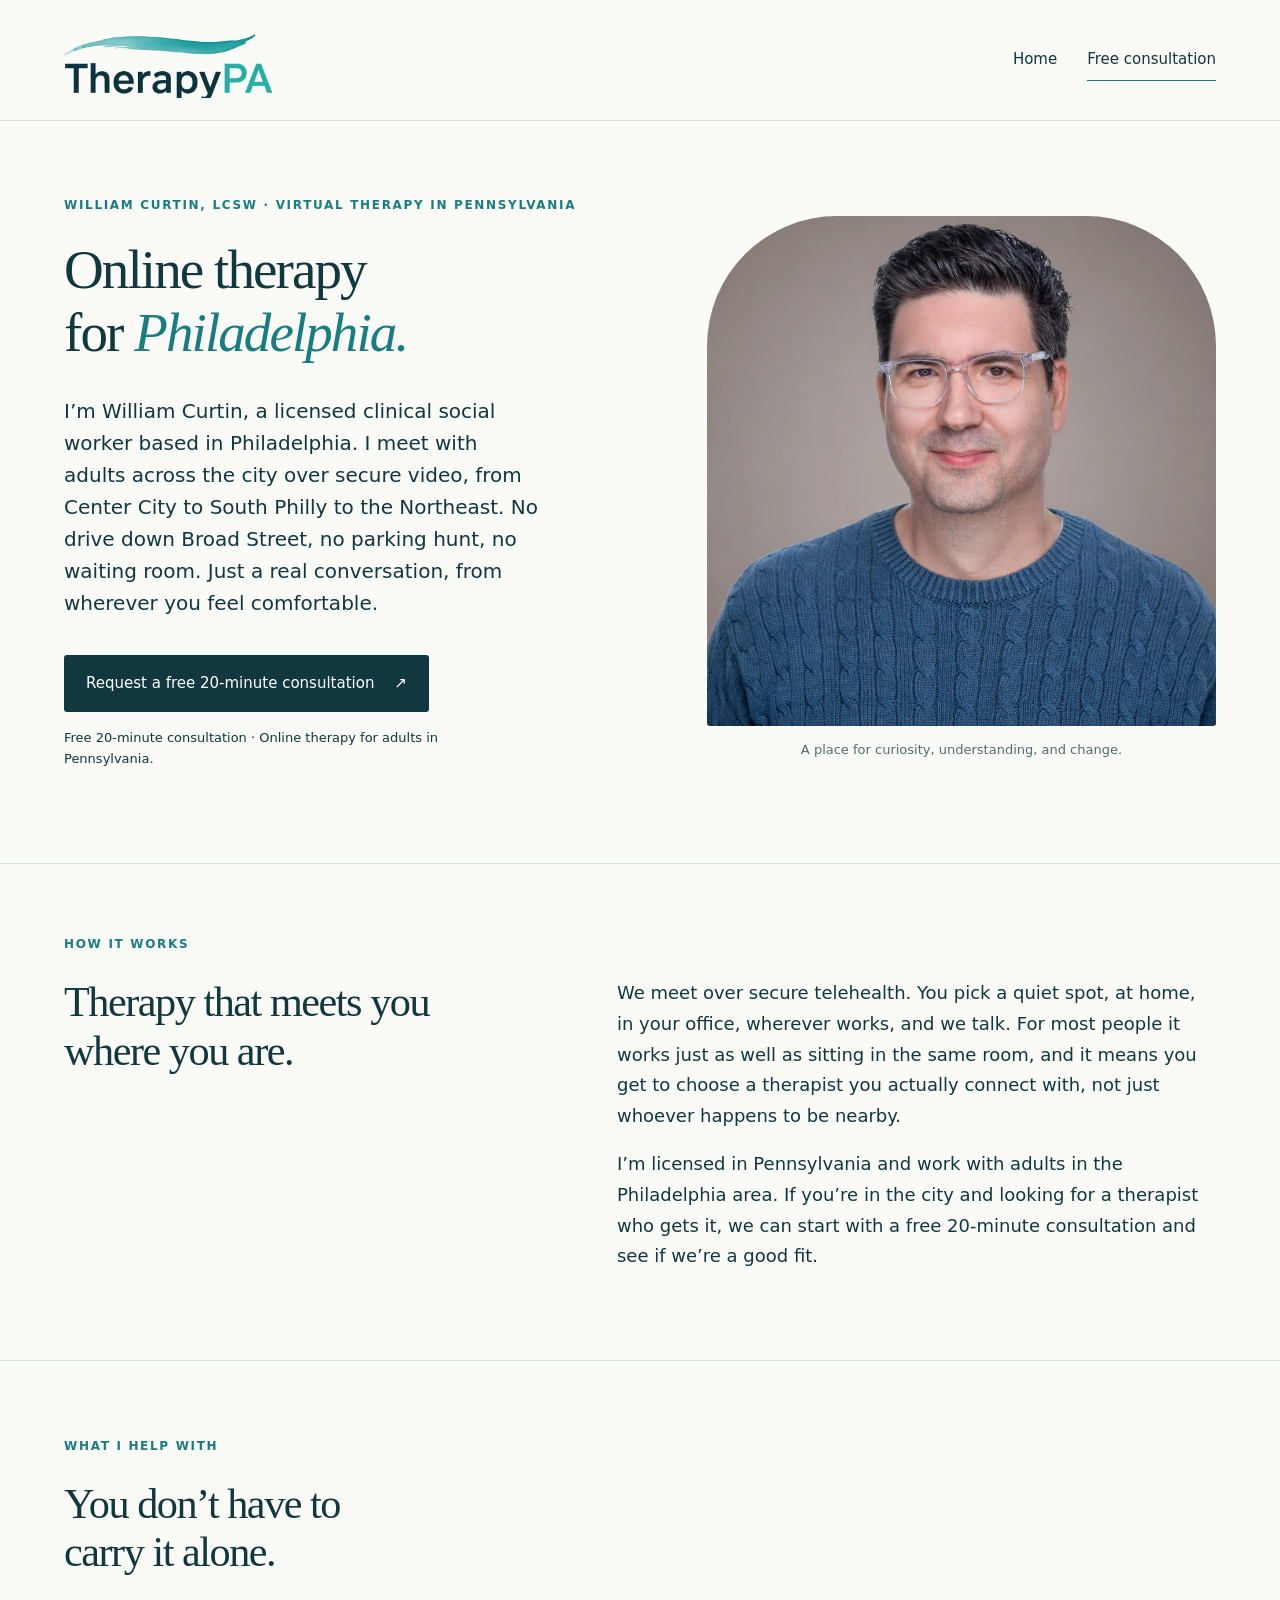
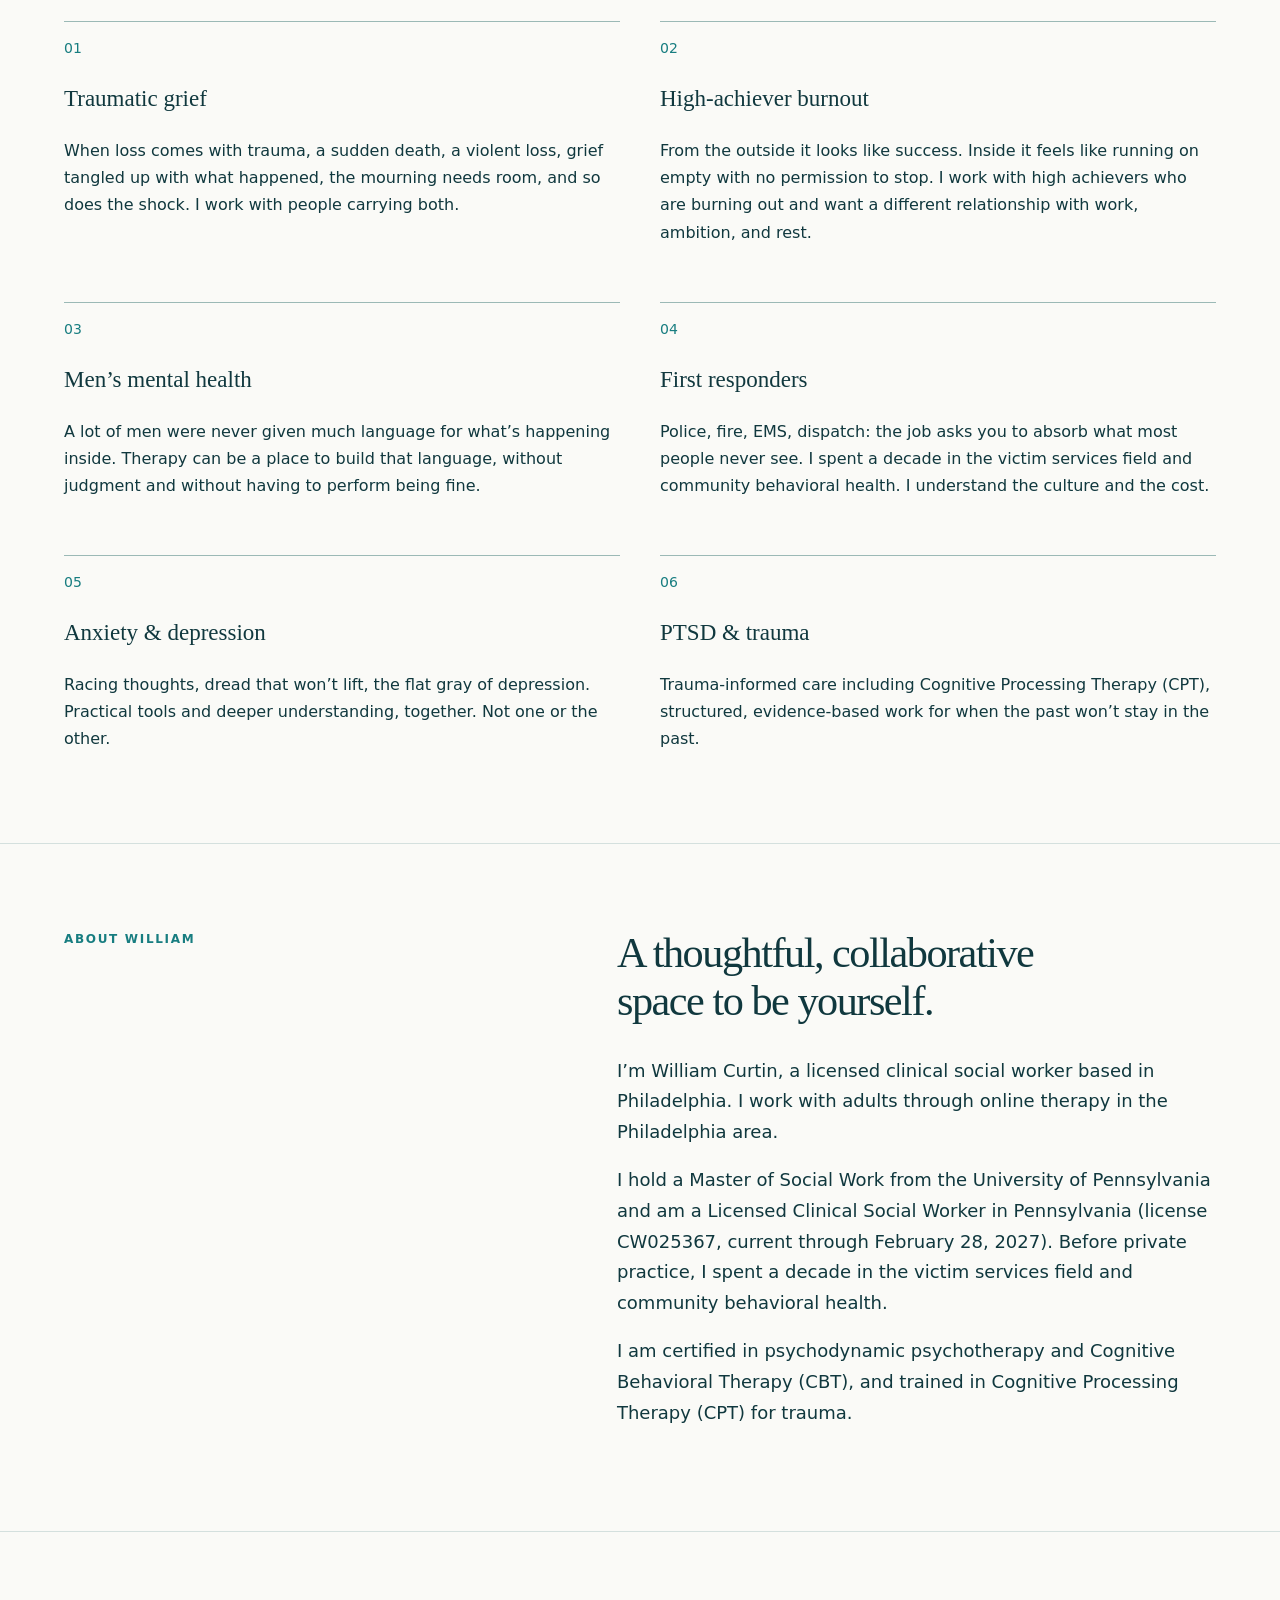
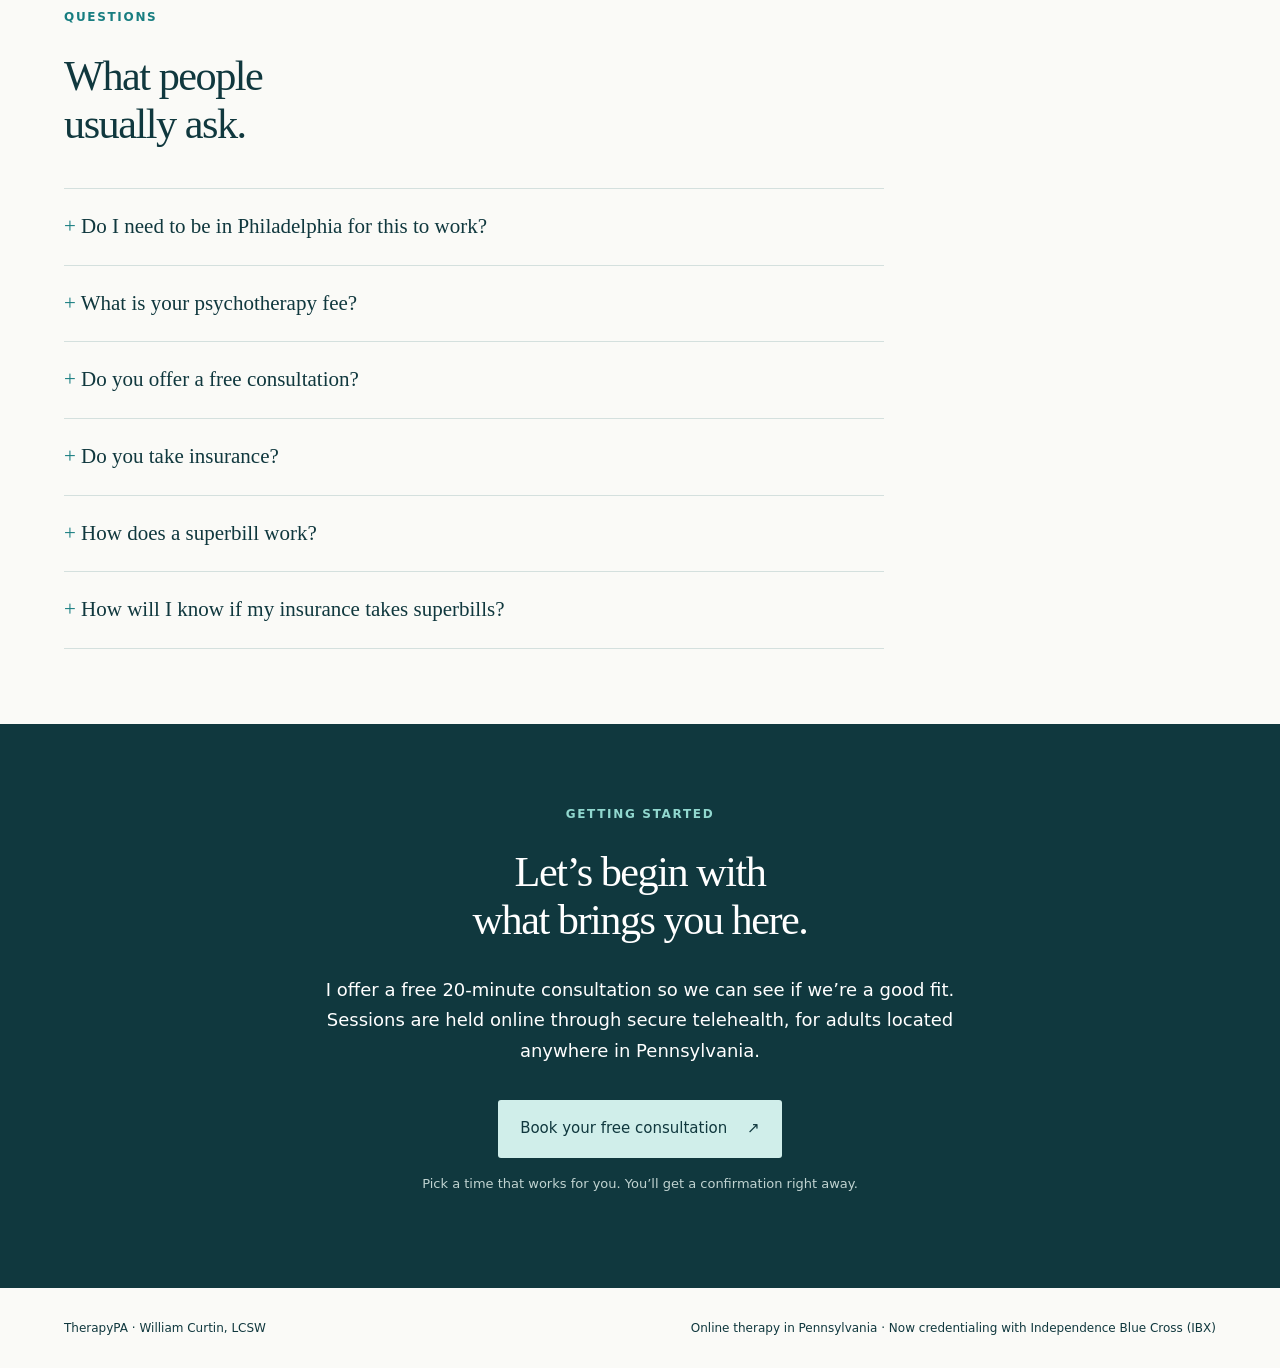
<file: philadelphia/index.html>
<!doctype html>
<html lang="en"><head><meta charset="utf-8"><meta name="viewport" content="width=device-width,initial-scale=1"><link rel="canonical" href="https://therapypa.com/philadelphia/"><title>Online Therapy in Philadelphia, PA | TherapyPA · William Curtin, LCSW</title><meta name="description" content="Online therapy for adults in Philadelphia with William Curtin, LCSW. Secure telehealth, free 20-minute consultation. Now credentialing with IBX.">
<meta property="og:type" content="website">
<meta property="og:title" content="Online Therapy in Philadelphia, PA | TherapyPA · William Curtin, LCSW">
<meta property="og:description" content="Online therapy for adults in Philadelphia with William Curtin, LCSW. Secure telehealth, free 20-minute consultation. Now credentialing with IBX.">
<meta property="og:url" content="https://therapypa.com/philadelphia/">
<meta property="og:image" content="https://therapypa.com/assets/portrait.jpeg">
<meta name="twitter:card" content="summary_large_image">
<meta name="twitter:title" content="Online Therapy in Philadelphia, PA | TherapyPA · William Curtin, LCSW">
<meta name="twitter:description" content="Online therapy for adults in Philadelphia with William Curtin, LCSW. Secure telehealth, free 20-minute consultation. Now credentialing with IBX.">
<meta name="twitter:image" content="https://therapypa.com/assets/portrait.jpeg"><link rel="stylesheet" href="/style.css"><script type="application/ld+json">
{
  "@context": "https://schema.org",
  "@graph": [
    {
      "@type": "WebPage",
      "@id": "https://therapypa.com/philadelphia/#webpage",
      "url": "https://therapypa.com/philadelphia/",
      "name": "Online Therapy in Philadelphia, PA | TherapyPA · William Curtin, LCSW",
      "isPartOf": { "@id": "https://therapypa.com/#website" },
      "description": "Online therapy for adults in Philadelphia with William Curtin, LCSW. Secure telehealth, free 20-minute consultation. Now credentialing with IBX."
    },
    {
      "@type": "ProfessionalService",
      "@id": "https://therapypa.com/philadelphia/#business",
      "name": "TherapyPA",
      "url": "https://therapypa.com/philadelphia/",
      "areaServed": ["Philadelphia, PA", "Pennsylvania"],
      "priceRange": "$200",
      "founder": { "@id": "https://therapypa.com/#bill-curtin" }
    }
  ]
}
</script></head><body><a class="skip" href="#main">Skip to content</a><header><a href="/" class="brand" aria-label="TherapyPA home"><span class="logo"><img src="/assets/logo.jpeg" alt="TherapyPA logo"></span></a><nav aria-label="Main navigation"><a href="/">Home</a><a class="nav-cta" href="https://calendly.com/bill-therapypa/20min" target="_blank" rel="noopener">Free consultation</a></nav></header><main id="main"><section class="hero"><div class="intro"><p class="eyebrow">William Curtin, LCSW · Virtual therapy in Pennsylvania</p><h1>Online therapy<br>for <em>Philadelphia.</em></h1><p class="lead">I&rsquo;m William Curtin, a licensed clinical social worker based in Philadelphia. I meet with adults across the city over secure video, from Center City to South Philly to the Northeast. No drive down Broad Street, no parking hunt, no waiting room. Just a real conversation, from wherever you feel comfortable.</p><a class="button" href="https://calendly.com/bill-therapypa/20min" target="_blank" rel="noopener">Request a free 20-minute consultation <span aria-hidden="true">&nearr;</span></a><p class="small">Free 20-minute consultation · Online therapy for adults in Pennsylvania.</p></div><figure><img src="/assets/portrait.jpeg" alt="William Curtin, licensed clinical social worker"><figcaption>A place for curiosity, understanding, and change.</figcaption></figure></section><section class="opening"><p class="eyebrow">How it works</p><h2>Therapy that meets you<br>where you are.</h2><div><p>We meet over secure telehealth. You pick a quiet spot, at home, in your office, wherever works, and we talk. For most people it works just as well as sitting in the same room, and it means you get to choose a therapist you actually connect with, not just whoever happens to be nearby.</p><p>I&rsquo;m licensed in Pennsylvania and work with adults in the Philadelphia area. If you&rsquo;re in the city and looking for a therapist who gets it, we can start with a free 20-minute consultation and see if we&rsquo;re a good fit.</p></div></section><section class="specialties"><p class="eyebrow">What I help with</p><h2>You don&rsquo;t have to<br>carry it alone.</h2><div class="columns"><article><span class="number">01</span><h3>Traumatic grief</h3><p>When loss comes with trauma, a sudden death, a violent loss, grief tangled up with what happened, the mourning needs room, and so does the shock. I work with people carrying both.</p></article><article><span class="number">02</span><h3>High-achiever burnout</h3><p>From the outside it looks like success. Inside it feels like running on empty with no permission to stop. I work with high achievers who are burning out and want a different relationship with work, ambition, and rest.</p></article><article><span class="number">03</span><h3>Men&rsquo;s mental health</h3><p>A lot of men were never given much language for what&rsquo;s happening inside. Therapy can be a place to build that language, without judgment and without having to perform being fine.</p></article><article><span class="number">04</span><h3>First responders</h3><p>Police, fire, EMS, dispatch: the job asks you to absorb what most people never see. I spent a decade in the victim services field and community behavioral health. I understand the culture and the cost.</p></article><article><span class="number">05</span><h3>Anxiety &amp; depression</h3><p>Racing thoughts, dread that won&rsquo;t lift, the flat gray of depression. Practical tools and deeper understanding, together. Not one or the other.</p></article><article><span class="number">06</span><h3>PTSD &amp; trauma</h3><p>Trauma-informed care including Cognitive Processing Therapy (CPT), structured, evidence-based work for when the past won&rsquo;t stay in the past.</p></article></div></section><section class="about"><p class="eyebrow">About William</p><div><h2>A thoughtful, collaborative<br>space to be yourself.</h2><p>I&rsquo;m William Curtin, a licensed clinical social worker based in Philadelphia. I work with adults through online therapy in the Philadelphia area.</p><p>I hold a Master of Social Work from the University of Pennsylvania and am a Licensed Clinical Social Worker in Pennsylvania (license CW025367, current through February 28, 2027). Before private practice, I spent a decade in the victim services field and community behavioral health.</p><p>I am certified in psychodynamic psychotherapy and Cognitive Behavioral Therapy (CBT), and trained in Cognitive Processing Therapy (CPT) for trauma.</p></div></section><section class="faq"><p class="eyebrow">Questions</p><h2>What people<br>usually ask.</h2><div class="qa"><details><summary>Do I need to be in Philadelphia for this to work?</summary><p>No. All sessions are online through secure telehealth, so anywhere in the Philly area works. You just need a private spot and an internet connection.</p></details><details><summary>What is your psychotherapy fee?</summary><p>For self-pay, it is $200 per session. Payment is by credit or debit card through the secure client portal, or by Venmo. Depending on availability, I may be able to offer a reduced fee based on financial need.</p></details><details><summary>Do you offer a free consultation?</summary><p>Yes. A free 20-minute consultation so we can see if we&rsquo;re a good fit. We&rsquo;ll talk about what brings you in, any questions you have, and what working together would look like.</p></details><details><summary>Do you take insurance?</summary><p>Not yet. I am currently credentialing with Independence Blue Cross (IBX) for in-network therapy. Until credentialing clears, sessions are private pay. I provide superbills (a detailed receipt) you can submit to your insurer for out-of-network reimbursement.</p></details><details><summary>How does a superbill work?</summary><p>You pay me directly. I provide a superbill on request. You submit it to your insurance company. Your insurance may reimburse part of the cost.</p></details><details><summary>How will I know if my insurance takes superbills?</summary><p>You will have to call your insurance company and ask the following questions:</p><ul><li>Do I have out-of-network mental health benefits?</li><li>Is prior authorization required?</li><li>Do I need to pay an annual deductible first?</li><li>What is the reimbursement rate?</li><li>Are there any session limits per year?</li><li>What information is needed on the superbill?</li><li>How do I submit the superbill (online, mail, app)?</li><li>How long does it take to be reimbursed?</li></ul></details></div></section><section class="start"><p class="eyebrow">Getting started</p><h2>Let&rsquo;s begin with<br>what brings you here.</h2><p>I offer a free 20-minute consultation so we can see if we&rsquo;re a good fit. Sessions are held online through secure telehealth, for adults located anywhere in Pennsylvania.</p><a class="button light" href="https://calendly.com/bill-therapypa/20min" target="_blank" rel="noopener">Book your free consultation <span aria-hidden="true">&nearr;</span></a><p class="small">Pick a time that works for you. You&rsquo;ll get a confirmation right away.</p></section></main><footer><span>TherapyPA · William Curtin, LCSW</span><span>Online therapy in Pennsylvania · Now credentialing with Independence Blue Cross (IBX)</span></footer></body></html>
</file>
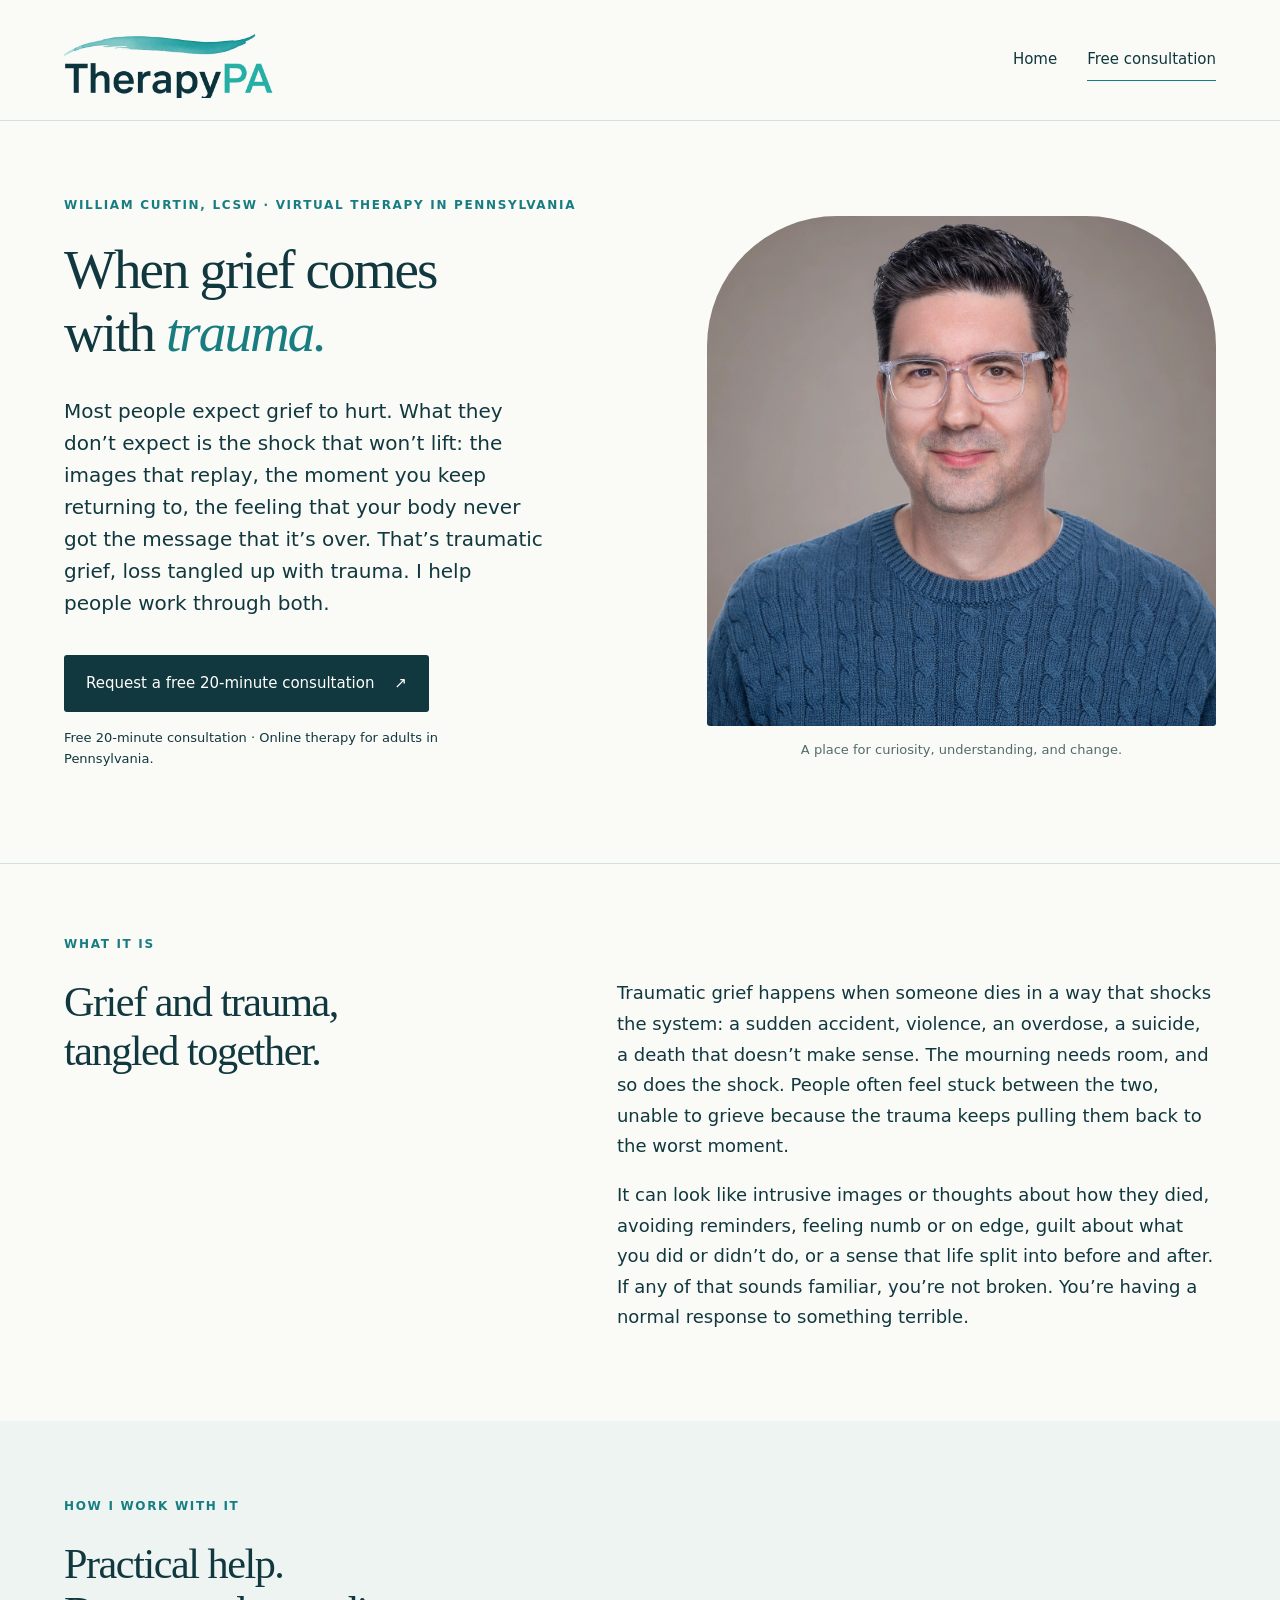
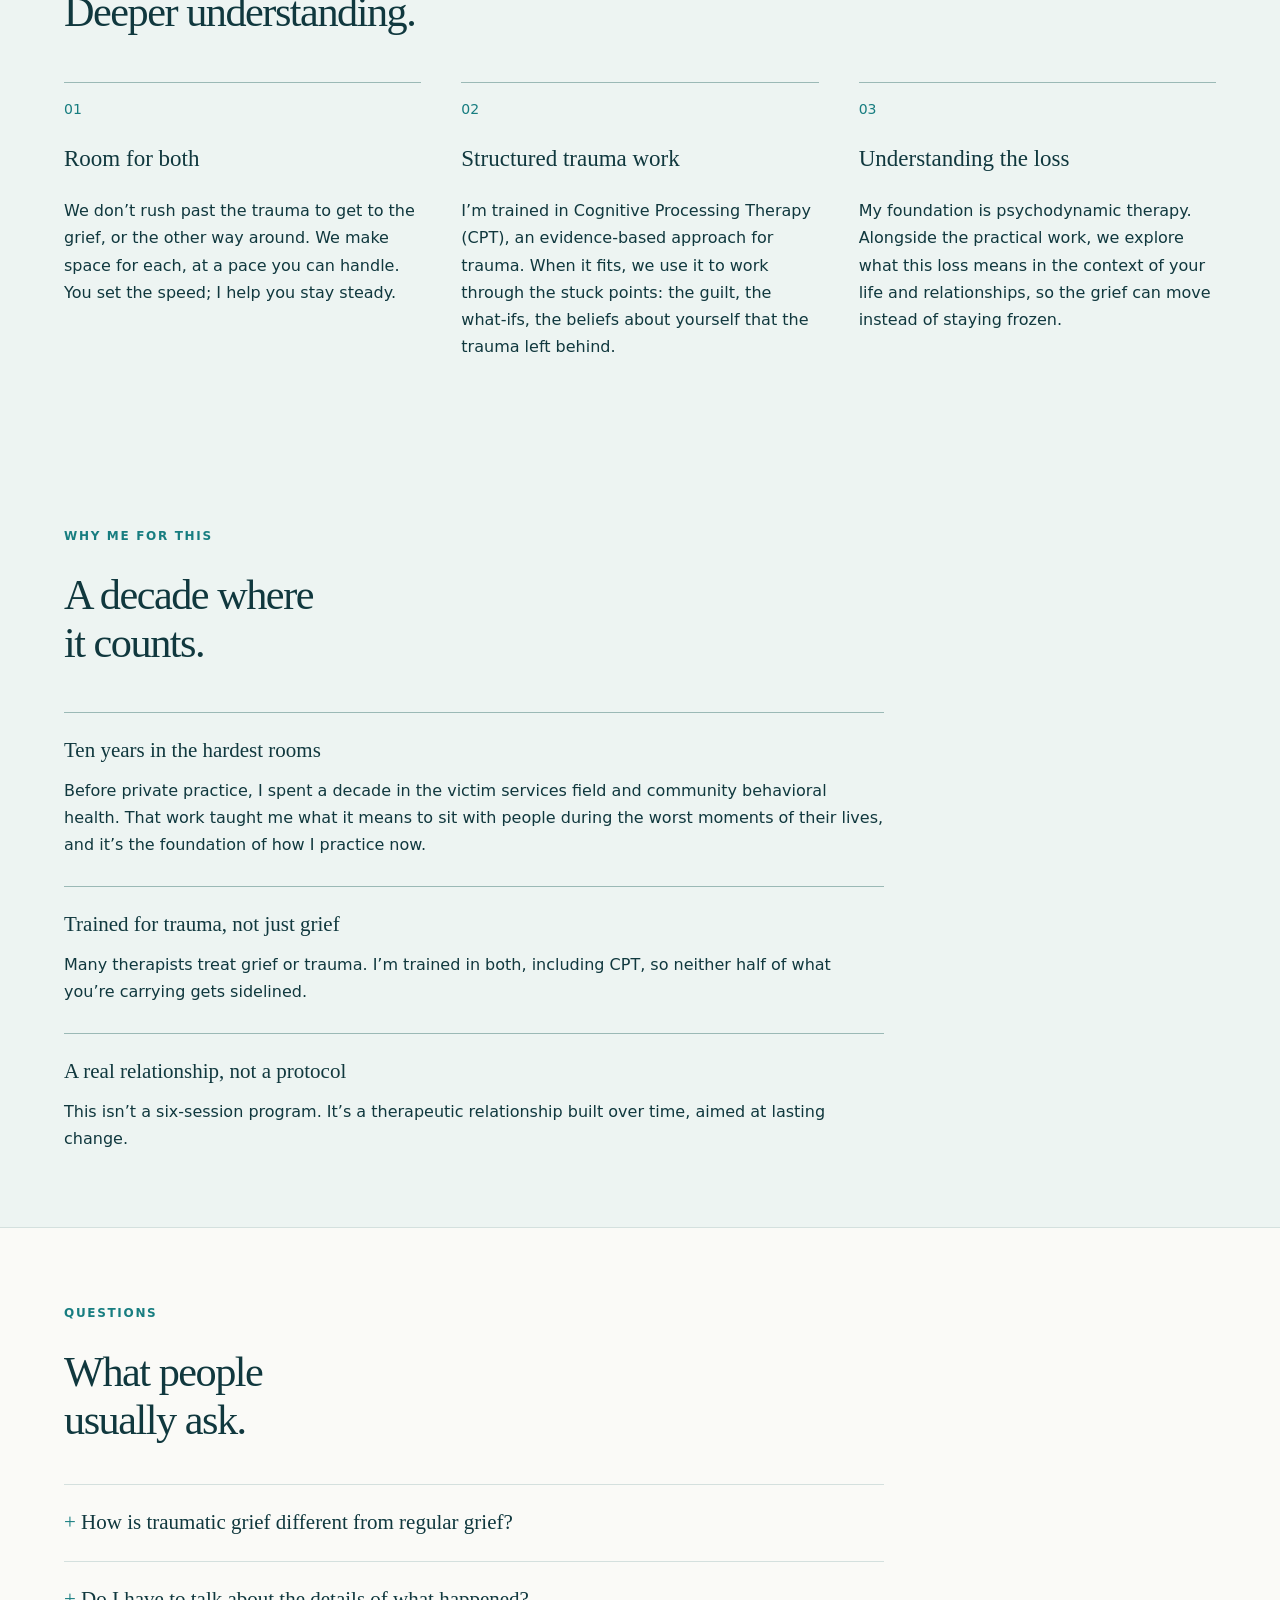
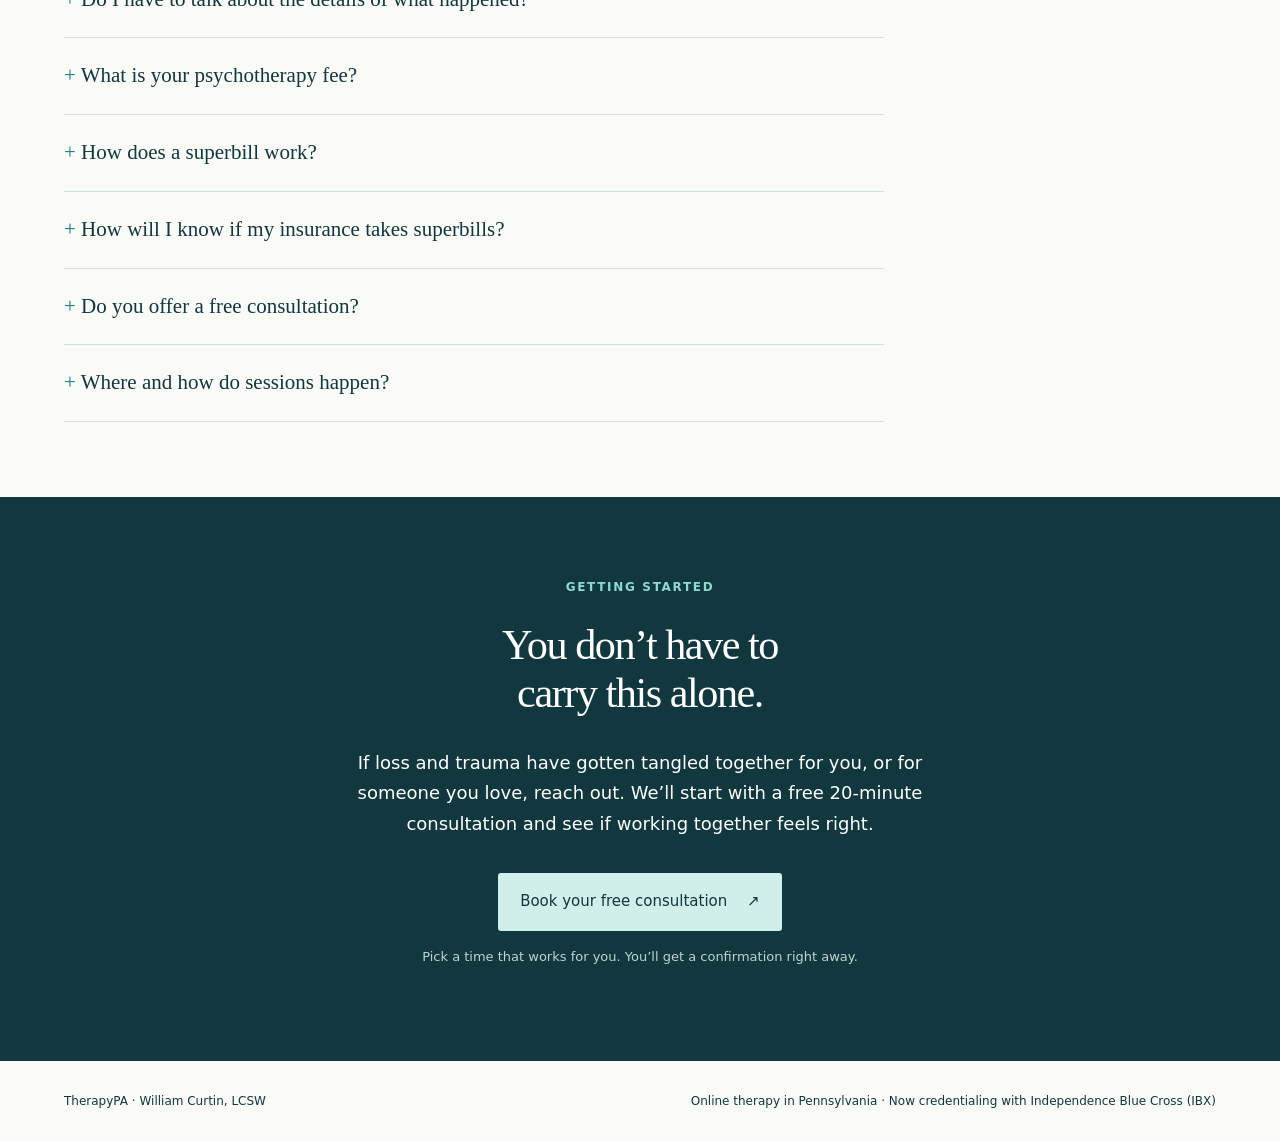
<file: traumatic-grief/index.html>
<!doctype html>
<html lang="en"><head><meta charset="utf-8"><meta name="viewport" content="width=device-width,initial-scale=1"><link rel="canonical" href="https://therapypa.com/traumatic-grief/"><title>Traumatic Grief Therapy in Pennsylvania | TherapyPA · William Curtin, LCSW</title><meta name="description" content="Online therapy for traumatic grief in Pennsylvania with William Curtin, LCSW. When loss comes with trauma, I help people work through both. Free 20-minute consultation. Now credentialing with IBX.">
<meta property="og:type" content="website">
<meta property="og:title" content="Traumatic Grief Therapy in Pennsylvania | TherapyPA · William Curtin, LCSW">
<meta property="og:description" content="Online therapy for traumatic grief in Pennsylvania with William Curtin, LCSW. When loss comes with trauma, I help people work through both. Free 20-minute consultation. Now credentialing with IBX.">
<meta property="og:url" content="https://therapypa.com/traumatic-grief/">
<meta property="og:image" content="https://therapypa.com/assets/portrait.jpeg">
<meta name="twitter:card" content="summary_large_image">
<meta name="twitter:title" content="Traumatic Grief Therapy in Pennsylvania | TherapyPA · William Curtin, LCSW">
<meta name="twitter:description" content="Online therapy for traumatic grief in Pennsylvania with William Curtin, LCSW. When loss comes with trauma, I help people work through both. Free 20-minute consultation. Now credentialing with IBX.">
<meta name="twitter:image" content="https://therapypa.com/assets/portrait.jpeg"><link rel="stylesheet" href="/style.css"><script type="application/ld+json">
{
  "@context": "https://schema.org",
  "@graph": [
    {
      "@type": "WebPage",
      "@id": "https://therapypa.com/traumatic-grief/#webpage",
      "url": "https://therapypa.com/traumatic-grief/",
      "name": "Traumatic Grief Therapy in Pennsylvania | TherapyPA · William Curtin, LCSW",
      "isPartOf": { "@id": "https://therapypa.com/#website" },
      "description": "Online therapy for traumatic grief for adults in Pennsylvania with William Curtin, LCSW."
    },
    {
      "@type": "ProfessionalService",
      "@id": "https://therapypa.com/traumatic-grief/#business",
      "name": "TherapyPA",
      "url": "https://therapypa.com/traumatic-grief/",
      "areaServed": "Pennsylvania",
      "priceRange": "$200",
      "founder": { "@id": "https://therapypa.com/#bill-curtin" }
    }
  ]
}
</script></head><body><a class="skip" href="#main">Skip to content</a><header><a href="/" class="brand" aria-label="TherapyPA home"><span class="logo"><img src="/assets/logo.jpeg" alt="TherapyPA logo"></span></a><nav aria-label="Main navigation"><a href="/">Home</a><a class="nav-cta" href="https://calendly.com/bill-therapypa/20min" target="_blank" rel="noopener">Free consultation</a></nav></header><main id="main"><section class="hero"><div class="intro"><p class="eyebrow">William Curtin, LCSW · Virtual therapy in Pennsylvania</p><h1>When grief comes<br>with <em>trauma.</em></h1><p class="lead">Most people expect grief to hurt. What they don&rsquo;t expect is the shock that won&rsquo;t lift: the images that replay, the moment you keep returning to, the feeling that your body never got the message that it&rsquo;s over. That&rsquo;s traumatic grief, loss tangled up with trauma. I help people work through both.</p><a class="button" href="https://calendly.com/bill-therapypa/20min" target="_blank" rel="noopener">Request a free 20-minute consultation <span aria-hidden="true">&nearr;</span></a><p class="small">Free 20-minute consultation · Online therapy for adults in Pennsylvania.</p></div><figure><img src="/assets/portrait.jpeg" alt="William Curtin, licensed clinical social worker"><figcaption>A place for curiosity, understanding, and change.</figcaption></figure></section><section class="opening"><p class="eyebrow">What it is</p><h2>Grief and trauma,<br>tangled together.</h2><div><p>Traumatic grief happens when someone dies in a way that shocks the system: a sudden accident, violence, an overdose, a suicide, a death that doesn&rsquo;t make sense. The mourning needs room, and so does the shock. People often feel stuck between the two, unable to grieve because the trauma keeps pulling them back to the worst moment.</p><p>It can look like intrusive images or thoughts about how they died, avoiding reminders, feeling numb or on edge, guilt about what you did or didn&rsquo;t do, or a sense that life split into before and after. If any of that sounds familiar, you&rsquo;re not broken. You&rsquo;re having a normal response to something terrible.</p></div></section><section class="approach"><p class="eyebrow">How I work with it</p><h2>Practical help.<br>Deeper understanding.</h2><div class="columns"><article><span class="number">01</span><h3>Room for both</h3><p>We don&rsquo;t rush past the trauma to get to the grief, or the other way around. We make space for each, at a pace you can handle. You set the speed; I help you stay steady.</p></article><article><span class="number">02</span><h3>Structured trauma work</h3><p>I&rsquo;m trained in Cognitive Processing Therapy (CPT), an evidence-based approach for trauma. When it fits, we use it to work through the stuck points: the guilt, the what-ifs, the beliefs about yourself that the trauma left behind.</p></article><article><span class="number">03</span><h3>Understanding the loss</h3><p>My foundation is psychodynamic therapy. Alongside the practical work, we explore what this loss means in the context of your life and relationships, so the grief can move instead of staying frozen.</p></article></div></section><section class="why"><p class="eyebrow">Why me for this</p><h2>A decade where<br>it counts.</h2><ul><li><strong>Ten years in the hardest rooms</strong><p>Before private practice, I spent a decade in the victim services field and community behavioral health. That work taught me what it means to sit with people during the worst moments of their lives, and it&rsquo;s the foundation of how I practice now.</p></li><li><strong>Trained for trauma, not just grief</strong><p>Many therapists treat grief or trauma. I&rsquo;m trained in both, including CPT, so neither half of what you&rsquo;re carrying gets sidelined.</p></li><li><strong>A real relationship, not a protocol</strong><p>This isn&rsquo;t a six-session program. It&rsquo;s a therapeutic relationship built over time, aimed at lasting change.</p></li></ul></section><section class="faq"><p class="eyebrow">Questions</p><h2>What people<br>usually ask.</h2><div class="qa"><details><summary>How is traumatic grief different from regular grief?</summary><p>In ordinary grief, the pain slowly changes shape over time. In traumatic grief, trauma symptoms, intrusive images, avoidance, hypervigilance, guilt, can freeze the grieving process in place. Therapy addresses both the trauma and the loss so mourning can actually move forward.</p></details><details><summary>Do I have to talk about the details of what happened?</summary><p>Not all at once, and not before you&rsquo;re ready. We go at your pace. Part of my job is helping you approach the hard parts in a way that feels manageable, not overwhelming.</p></details><details><summary>What is your psychotherapy fee?</summary><p>For self-pay, it is $200 per session. Payment is by credit or debit card through the secure client portal, or by Venmo. Depending on availability, I may be able to offer a reduced fee based on financial need.</p></details><details><summary>How does a superbill work?</summary><p>You pay me directly. I provide a superbill on request. You submit it to your insurance company. Your insurance may reimburse part of the cost.</p></details><details><summary>How will I know if my insurance takes superbills?</summary><p>You will have to call your insurance company and ask the following questions:</p><ul><li>Do I have out-of-network mental health benefits?</li><li>Is prior authorization required?</li><li>Do I need to pay an annual deductible first?</li><li>What is the reimbursement rate?</li><li>Are there any session limits per year?</li><li>What information is needed on the superbill?</li><li>How do I submit the superbill (online, mail, app)?</li><li>How long does it take to be reimbursed?</li></ul></details><details><summary>Do you offer a free consultation?</summary><p>Yes. A free 20-minute consultation so we can see if we&rsquo;re a good fit. We&rsquo;ll talk about what brings you in, any questions you have, and what working together would look like.</p></details><details><summary>Where and how do sessions happen?</summary><p>All sessions are held online through secure telehealth, for adults located in Pennsylvania.</p></details></div></section><section class="start"><p class="eyebrow">Getting started</p><h2>You don&rsquo;t have to<br>carry this alone.</h2><p>If loss and trauma have gotten tangled together for you, or for someone you love, reach out. We&rsquo;ll start with a free 20-minute consultation and see if working together feels right.</p><a class="button light" href="https://calendly.com/bill-therapypa/20min" target="_blank" rel="noopener">Book your free consultation <span aria-hidden="true">&nearr;</span></a><p class="small">Pick a time that works for you. You&rsquo;ll get a confirmation right away.</p></section></main><footer><span>TherapyPA · William Curtin, LCSW</span><span>Online therapy in Pennsylvania · Now credentialing with Independence Blue Cross (IBX)</span></footer></body></html>
</file>
<file: style.css>
:root{--ink:#10383e;--teal:#177d80;--paper:#fafaf7;--line:#d4e0de}*{box-sizing:border-box}html{scroll-behavior:smooth;scroll-padding-top:30px}body{margin:0;background:var(--paper);color:var(--ink);font:18px/1.7 system-ui,-apple-system,sans-serif}a{color:inherit}header{max-width:1320px;margin:auto;padding:22px 5%;display:flex;align-items:center;justify-content:space-between;gap:24px;border-bottom:1px solid var(--line)}.logo{display:block;width:210px;height:76px;position:relative;overflow:hidden;background:var(--paper)}.logo img{position:absolute;width:320px;max-width:none;left:-56px;top:-114px}nav{display:flex;gap:30px;align-items:center;font-size:15px}nav a{text-decoration:none}.nav-cta{border-bottom:1px solid var(--teal);padding:8px 0}main{max-width:1320px;margin:auto}.hero{padding:74px 5% 80px;display:grid;grid-template-columns:1.15fr 1fr;gap:5%;align-items:center}.eyebrow{text-transform:uppercase;letter-spacing:.14em;font-size:12px;font-weight:650;margin:0 0 24px;color:var(--teal)}h1,h2{font-family:Georgia,serif;font-weight:400;letter-spacing:-.035em;line-height:1.14;margin:0 0 30px}h1{font-size:clamp(40px,4.3vw,64px)}h1 em{font-weight:400;color:var(--teal)}h2{font-size:clamp(32px,3.3vw,46px)}h3{font:500 23px/1.3 Georgia,serif}.lead{font-size:20px;max-width:480px;line-height:1.6}.button{display:inline-flex;gap:20px;align-items:center;justify-content:center;background:var(--ink);color:white;padding:16px 22px;border-radius:3px;text-decoration:none;font-size:15px;margin-top:16px}.button:hover{background:var(--teal)}.small{font-size:13px;line-height:1.6;max-width:380px;margin-top:16px}figure{margin:0;align-self:center}figure img{display:block;width:100%;height:510px;object-fit:cover;object-position:62% center;border-radius:130px 130px 3px 3px;background:var(--paper)}figcaption{font-size:13px;margin-top:13px;text-align:center;color:#536b6c}.opening,.about{padding:70px 5%;border-top:1px solid var(--line);display:grid;grid-template-columns:1fr 1.3fr;gap:0 8%}.opening>.eyebrow{grid-column:1/-1}.opening p,.about p{margin-top:0}.approach{padding:75px 5%;background:#edf4f2}.columns{display:grid;grid-template-columns:repeat(3,1fr);gap:40px;margin-top:45px}.columns p{font-size:16px}.number{color:var(--teal);font-size:14px;border-top:1px solid #9bb9b6;display:block;padding-top:15px}.specialties{padding:75px 5%;border-top:1px solid var(--line)}.specialties .columns{grid-template-columns:repeat(2,1fr)}.why{padding:75px 5%;background:#edf4f2}.why ul{list-style:none;margin:45px 0 0;padding:0;display:grid;gap:28px;max-width:820px}.why li{border-top:1px solid #9bb9b6;padding-top:20px}.why li strong{display:block;font-family:Georgia,serif;font-weight:500;font-size:21px;margin-bottom:8px}.why li p{margin:0;font-size:16px}.faq{padding:75px 5%;border-top:1px solid var(--line)}.faq .qa{max-width:820px;margin-top:40px}.faq details{border-top:1px solid var(--line);padding:20px 0}.faq details:last-child{border-bottom:1px solid var(--line)}.faq summary{cursor:pointer;font-family:Georgia,serif;font-size:21px;font-weight:500;list-style:none}.faq summary::-webkit-details-marker{display:none}.faq summary::before{content:"+ ";color:var(--teal)}.faq details[open] summary::before{content:"– "}.faq details p{margin:12px 0 4px;font-size:16px;max-width:700px}.about{padding-top:85px;padding-bottom:85px}.start{background:var(--ink);color:white;text-align:center;padding:80px 8%}.start>.eyebrow{color:#91d8cf}.start p{max-width:640px;margin-left:auto;margin-right:auto}.start .light{color:var(--ink);background:#d0eeea}.start .small{color:#c0d3d1}footer{max-width:1320px;margin:auto;padding:30px 5%;display:flex;justify-content:space-between;gap:20px;font-size:12px}.skip{position:absolute;left:15px;top:-100px;background:white;padding:10px;z-index:5}.skip:focus{top:10px}a:focus-visible{outline:3px solid #b75d18;outline-offset:5px}.questions{padding:66px 5% 2px}.questions p{font-family:Georgia,serif;font-size:clamp(25px,2.5vw,35px);line-height:1.32;letter-spacing:-.02em;margin:0 0 12px;max-width:840px}.questions .questions-close{font-family:inherit;font-size:19px;line-height:1.6;letter-spacing:0;max-width:560px;margin-top:22px}@media(max-width:760px){.questions{padding:42px 6% 0}header{padding:15px 6%;align-items:flex-start;flex-wrap:wrap;gap:12px}nav{gap:20px;font-size:14px;flex-wrap:wrap}.hero{grid-template-columns:1fr;padding:45px 6%;gap:30px}figure{max-width:430px;width:100%;margin:auto}figure img{height:400px}.opening,.about{display:block;padding:48px 6%}.columns{grid-template-columns:1fr;gap:16px}.approach{padding:48px 6%}.start{padding:50px 6%}footer{flex-direction:column}h1{font-size:43px}.eyebrow{font-size:12px;letter-spacing:.09em}}@media(prefers-reduced-motion:reduce){html{scroll-behavior:auto}}
</file>
